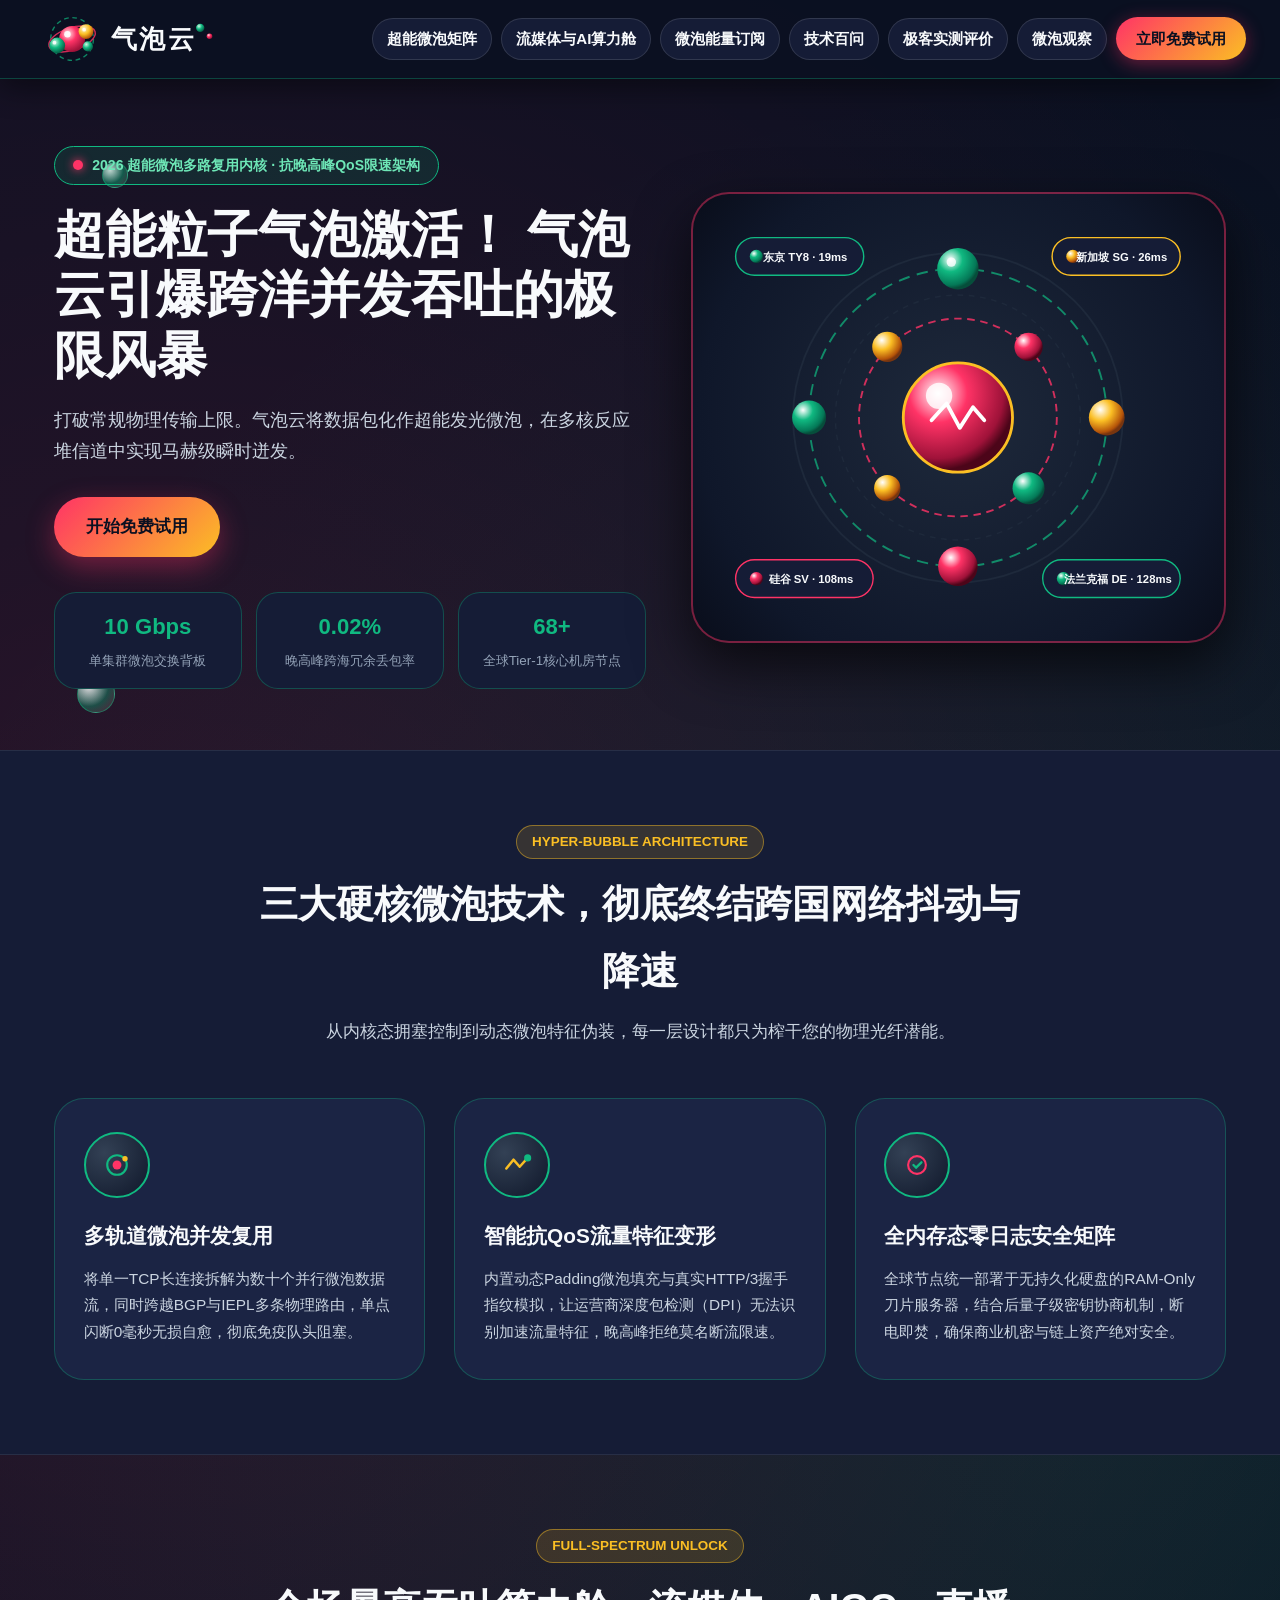
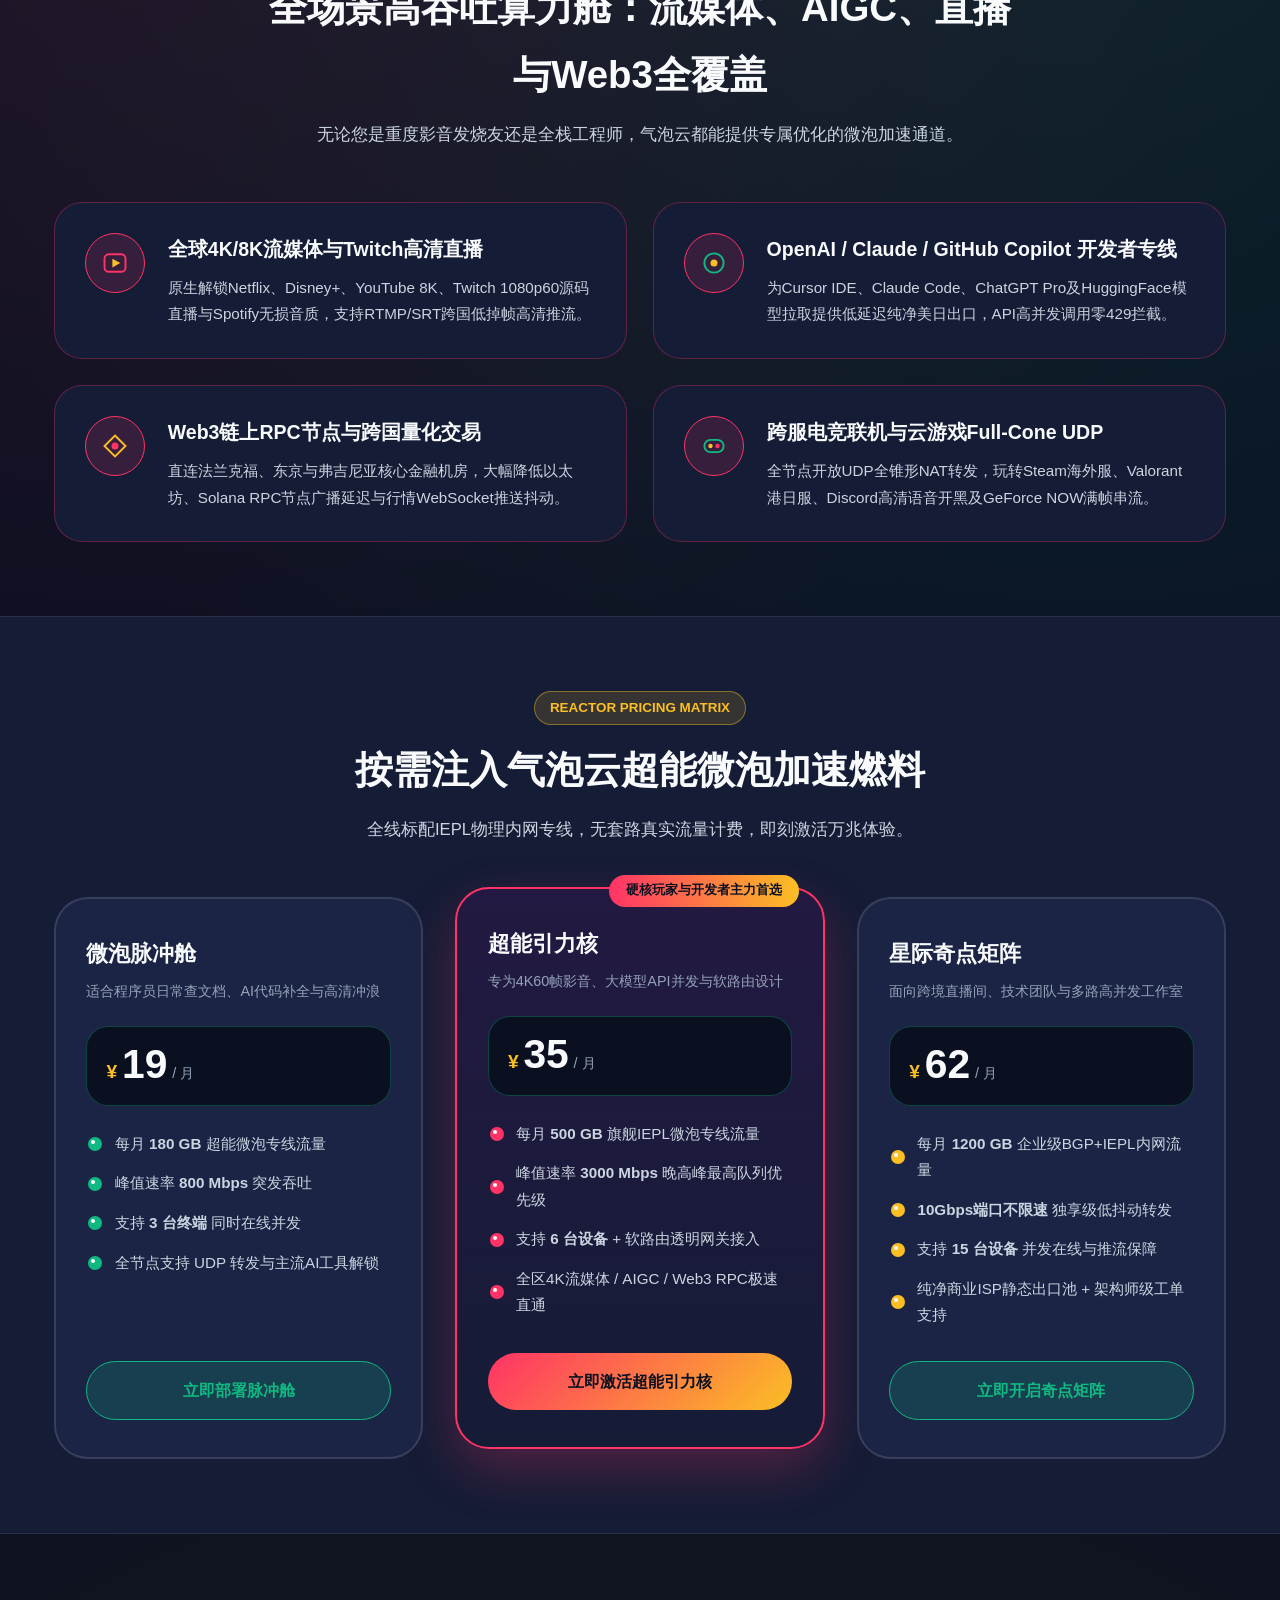
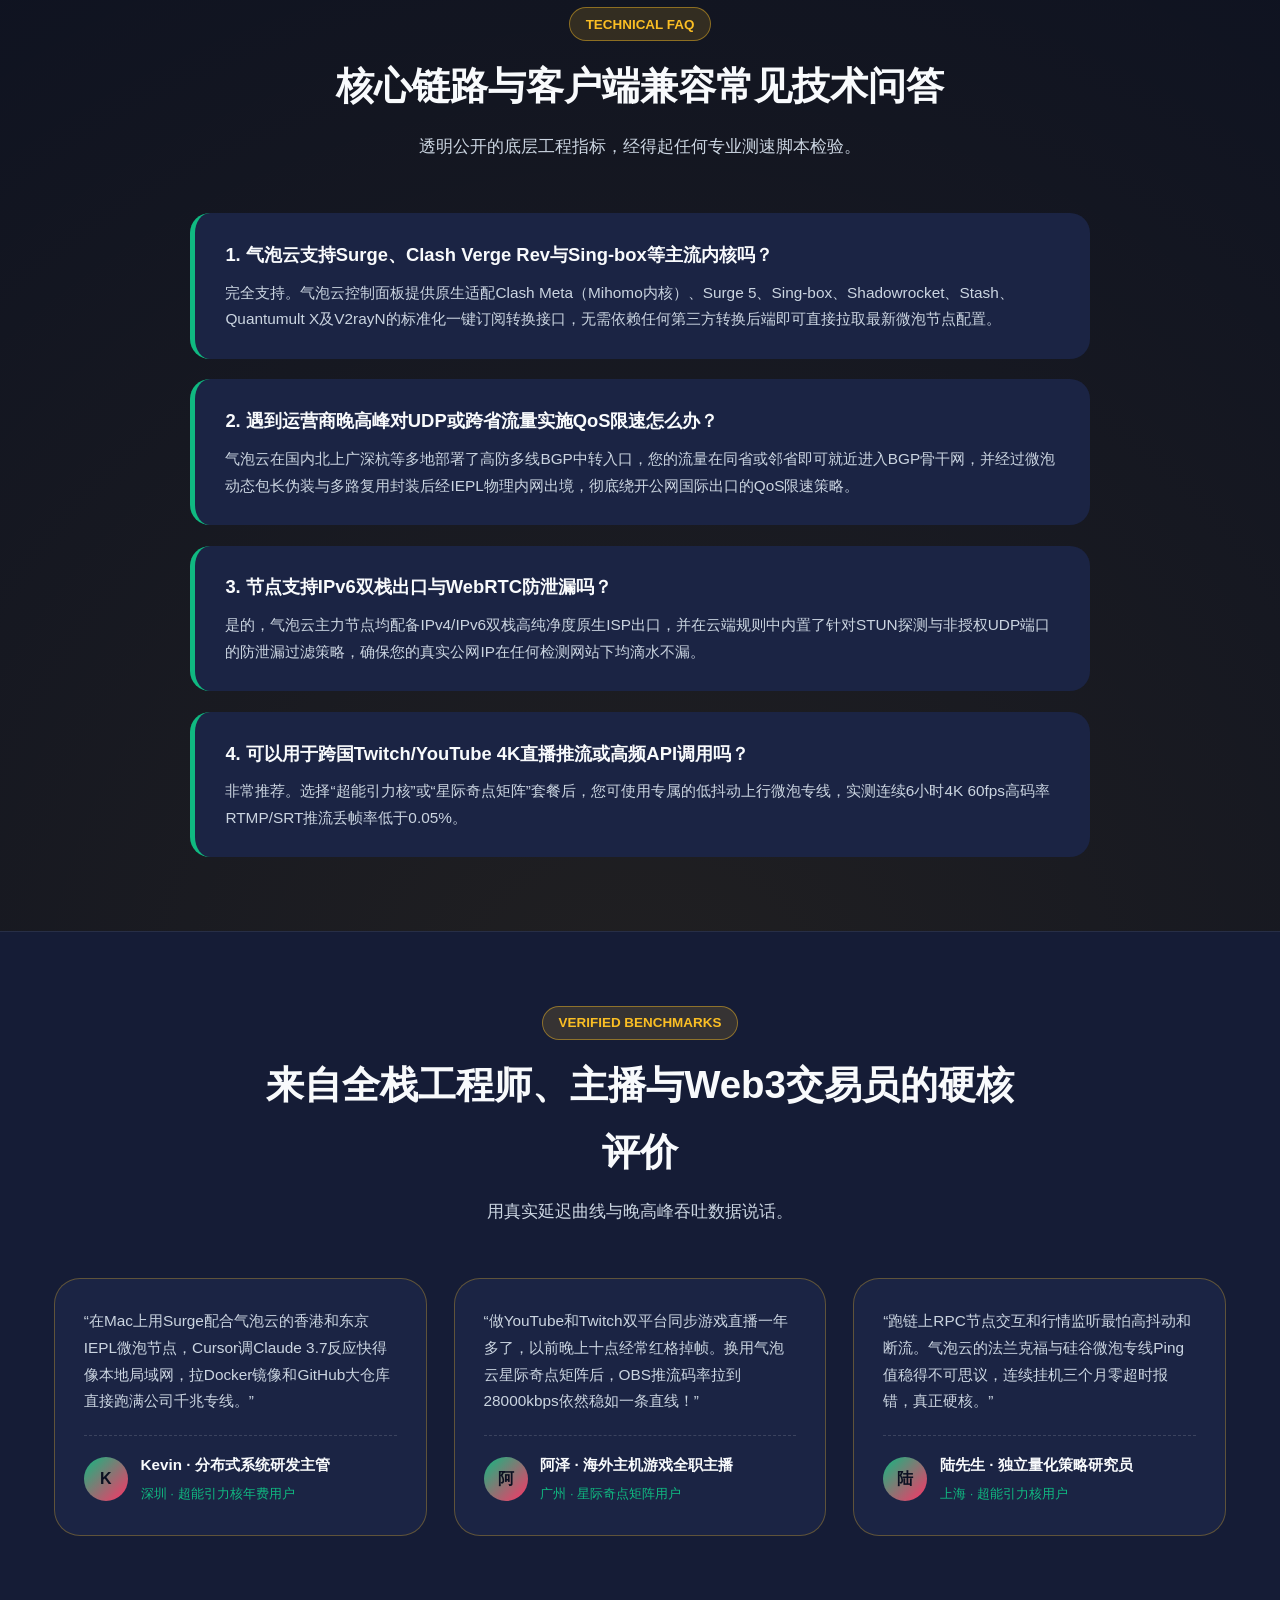
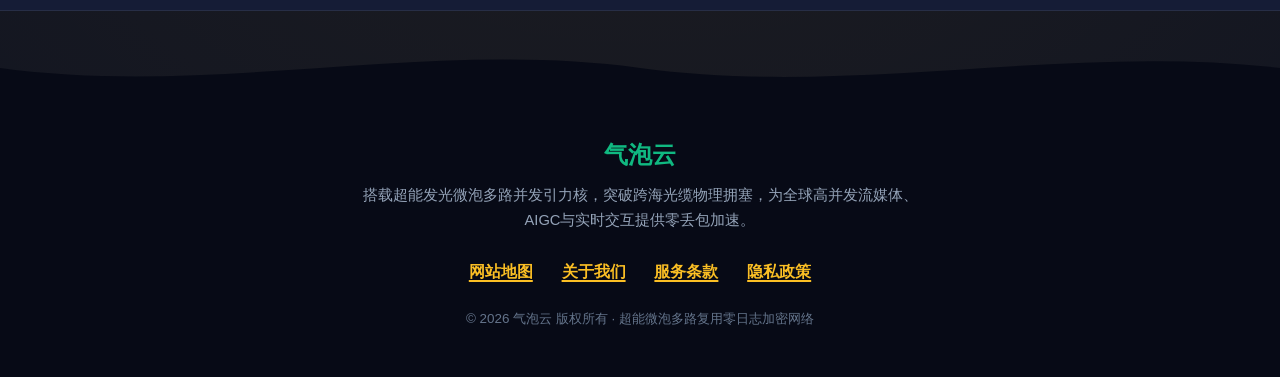
<file: index.html>
<!DOCTYPE html>
<html lang="zh-CN">
<head>
  <meta charset="UTF-8">
  <meta name="viewport" content="width=device-width, initial-scale=1.0">
  <title>气泡云 - 超能微泡多路并发引力引擎驱动的全球网络加速与极速秒开专线</title>
  <meta name="description" content="气泡云搭载深海超能微泡多路复用引擎与全内网IEPL专线，提供高吞吐网络加速服务，彻底击碎晚高峰限速，实现4K60帧直播、AIGC算力与Web3交互极速秒开，硬核玩家首选机场推荐。">
  <meta name="keywords" content="气泡云,网络加速,极速秒开,机场推荐,超能微泡,抗QoS限速,IEPL专线,低延迟节点">
  <link rel="canonical" href="https://qipaoyun.monster/">
  <meta property="og:type" content="website">
  <meta property="og:title" content="气泡云 - 超能微泡多路并发引力引擎驱动的全球网络加速与极速秒开专线">
  <meta property="og:description" content="气泡云搭载超能微泡多路复用引擎与IEPL专线，实现4K60帧直播、AIGC算力与全球流媒体极速秒开，年度硬核机场推荐。">
  <meta property="og:url" content="https://qipaoyun.monster/">
  <meta property="og:image" content="https://qipaoyun.monster/og-bubble-monster.svg">
  <link rel="stylesheet" href="style.css">
  <script type="application/ld+json">
  {
    "@context": "https://schema.org",
    "@type": "Product",
    "name": "气泡云",
    "brand": {
      "@type": "Brand",
      "name": "气泡云"
    },
    "description": "气泡云提供基于超能微泡多路并发引力引擎的全球IEPL专线网络加速服务，支持晚高峰4K流媒体、跨国推流与AI接口极速秒开。",
    "offers": {
      "@type": "AggregateOffer",
      "lowPrice": "19.00",
      "highPrice": "62.00",
      "priceCurrency": "CNY",
      "offerCount": "3"
    }
  }
  </script>
</head>
<body>
  <div class="bio-bubble-field" aria-hidden="true">
    <b></b><b></b><b></b><b></b>
  </div>

  <header class="hyper-header">
  <div class="hyper-header-inner">
    <a href="index.html" class="hyper-brand" aria-label="气泡云首页">
  <svg class="hyper-logo-svg" viewBox="0 0 218 56" width="208" height="52" role="img" aria-label="气泡云超能微泡引力场标志">
    <defs>
      <radialGradient id="coreCoral" cx="35%" cy="30%" r="70%">
        <stop offset="0%" stop-color="#FFE4E6"/>
        <stop offset="45%" stop-color="#FF3366"/>
        <stop offset="100%" stop-color="#9F1239"/>
      </radialGradient>
      <radialGradient id="coreMint" cx="35%" cy="30%" r="70%">
        <stop offset="0%" stop-color="#D1FAE5"/>
        <stop offset="50%" stop-color="#10B981"/>
        <stop offset="100%" stop-color="#065F46"/>
      </radialGradient>
      <radialGradient id="coreAmber" cx="35%" cy="30%" r="70%">
        <stop offset="0%" stop-color="#FEF3C7"/>
        <stop offset="55%" stop-color="#FBBF24"/>
        <stop offset="100%" stop-color="#B45309"/>
      </radialGradient>
    </defs>
    <!-- Concentric Gravity Waves -->
    <circle class="pulse-ring-svg" cx="38" cy="28" r="23" fill="none" stroke="#10B981" stroke-width="1.5" stroke-dasharray="5 4" opacity="0.7"/>
    <ellipse cx="38" cy="28" rx="26" ry="12" fill="none" stroke="#FF3366" stroke-width="1.5" transform="rotate(-18 38 28)" opacity="0.8"/>
    <!-- Central Hyper-Bubble Cluster -->
    <circle cx="38" cy="28" r="14" fill="url(#coreCoral)"/>
    <circle cx="22" cy="35" r="8.5" fill="url(#coreMint)"/>
    <circle cx="53" cy="20" r="8" fill="url(#coreAmber)"/>
    <circle cx="55" cy="36" r="5.5" fill="url(#coreMint)"/>
    <!-- Specular bubble shine -->
    <circle cx="33" cy="23" r="3.5" fill="#FFFFFF" opacity="0.9"/>
    <circle cx="19" cy="32" r="2" fill="#FFFFFF" opacity="0.85"/>
    <circle cx="51" cy="18" r="2" fill="#FFFFFF" opacity="0.85"/>
    <!-- Brand Typography 气泡云 -->
    <text x="80" y="38" font-family="'PingFang SC', 'Microsoft YaHei', sans-serif" font-size="28" font-weight="900" fill="#F8FAFC" letter-spacing="2.5">气泡云</text>
    <circle cx="176" cy="16" r="4.5" fill="url(#coreMint)"/>
    <circle cx="186" cy="25" r="3" fill="url(#coreCoral)"/>
  </svg>
</a>
    <nav class="hyper-nav" aria-label="主导航">
      <a href="index.html#gravity-core" class="hyper-nav-item">超能微泡矩阵</a>
      <a href="index.html#pod-ecosystems" class="hyper-nav-item">流媒体与AI算力舱</a>
      <a href="index.html#reactor-plans" class="hyper-nav-item">微泡能量订阅</a>
      <a href="index.html#shield-faq" class="hyper-nav-item">技术百问</a>
      <a href="index.html#verified-logs" class="hyper-nav-item">极客实测评价</a>
      <a href="bubble-pulse.html" class="hyper-nav-item ">微泡观察</a>
      <a href="https://ww012.twilightaff.com/#/?code=A56DH1Af" rel="nofollow" target="_blank" class="hyper-cta-btn">立即免费试用</a>
    </nav>
  </div>
</header>

  <main>
    <!-- Asymmetric Hero Section -->
    <section class="hyper-hero">
      <div class="hyper-container hyper-hero-layout">
        <div class="hyper-hero-copy">
          <div class="orbital-tag">
            <span class="orbital-pulse-dot"></span>
            <span>2026 超能微泡多路复用内核 · 抗晚高峰QoS限速架构</span>
          </div>
          <h1 class="hyper-h1">超能粒子气泡激活！ <span>气泡云引爆跨洋并发吞吐的极限风暴</span></h1>
          <p class="hyper-subtitle">打破常规物理传输上限。气泡云将数据包化作超能发光微泡，在多核反应堆信道中实现马赫级瞬时迸发。</p>
          <div class="hyper-cta-bar">
            <a href="https://ww012.twilightaff.com/#/?code=A56DH1Af" rel="nofollow" target="_blank" class="btn-hyper-start">开始免费试用</a>
            
          </div>
          <div class="telemetry-pills">
            <div class="telemetry-box">
              <strong>10 Gbps</strong>
              <span>单集群微泡交换背板</span>
            </div>
            <div class="telemetry-box">
              <strong>0.02%</strong>
              <span>晚高峰跨海冗余丢包率</span>
            </div>
            <div class="telemetry-box">
              <strong>68+</strong>
              <span>全球Tier-1核心机房节点</span>
            </div>
          </div>
        </div>
        <div class="gravity-core-deck">
          <svg class="gravity-svg" viewBox="0 0 520 430" role="img" aria-label="气泡云深海超能发光微泡引力场与多路复用传输核心动态图">
  <defs>
    <radialGradient id="bioCoralBubble" cx="32%" cy="28%" r="70%">
      <stop offset="0%" stop-color="#FFFFFF"/>
      <stop offset="38%" stop-color="#FF3366"/>
      <stop offset="85%" stop-color="#9F1239"/>
      <stop offset="100%" stop-color="#4C0519"/>
    </radialGradient>
    <radialGradient id="bioMintBubble" cx="32%" cy="28%" r="70%">
      <stop offset="0%" stop-color="#FFFFFF"/>
      <stop offset="42%" stop-color="#10B981"/>
      <stop offset="88%" stop-color="#047857"/>
      <stop offset="100%" stop-color="#064E3B"/>
    </radialGradient>
    <radialGradient id="bioAmberBubble" cx="32%" cy="28%" r="70%">
      <stop offset="0%" stop-color="#FFFFFF"/>
      <stop offset="45%" stop-color="#FBBF24"/>
      <stop offset="90%" stop-color="#B45309"/>
      <stop offset="100%" stop-color="#78350F"/>
    </radialGradient>
  </defs>

  <!-- Deep Space Radar Grid Circles -->
  <circle cx="260" cy="215" r="175" fill="none" stroke="#1E293B" stroke-width="2"/>
  <circle cx="260" cy="215" r="130" fill="none" stroke="#1E293B" stroke-width="1.5" stroke-dasharray="6 6"/>

  <!-- Outer Clockwise Orbital Bubble Ring -->
  <g class="gravity-orbit-cw">
    <circle cx="260" cy="215" r="158" fill="none" stroke="#10B981" stroke-width="2" stroke-dasharray="12 8" opacity="0.7"/>
    <circle cx="260" cy="57" r="22" fill="url(#bioMintBubble)"/>
    <circle cx="253" cy="50" r="5" fill="#FFFFFF" opacity="0.8"/>
    <circle cx="418" cy="215" r="19" fill="url(#bioAmberBubble)"/>
    <circle cx="260" cy="373" r="21" fill="url(#bioCoralBubble)"/>
    <circle cx="102" cy="215" r="18" fill="url(#bioMintBubble)"/>
  </g>

  <!-- Inner Counter-Clockwise Orbital Bubble Ring -->
  <g class="gravity-orbit-ccw">
    <circle cx="260" cy="215" r="105" fill="none" stroke="#FF3366" stroke-width="2" stroke-dasharray="8 6" opacity="0.8"/>
    <circle cx="185" cy="140" r="16" fill="url(#bioAmberBubble)"/>
    <circle cx="335" cy="140" r="15" fill="url(#bioCoralBubble)"/>
    <circle cx="335" cy="290" r="17" fill="url(#bioMintBubble)"/>
    <circle cx="185" cy="290" r="14" fill="url(#bioAmberBubble)"/>
  </g>

  <!-- Central Hyper-Bubble Gravity Core -->
  <g class="core-pulse-node">
    <circle cx="260" cy="215" r="58" fill="url(#bioCoralBubble)" stroke="#FBBF24" stroke-width="3"/>
    <circle cx="240" cy="192" r="14" fill="#FFFFFF" opacity="0.82"/>
    <path d="M232,218 L248,200 L262,226 L276,204 L288,218" fill="none" stroke="#FFFFFF" stroke-width="4" stroke-linecap="round" stroke-linejoin="round"/>
  </g>

  <!-- Corner Global Endpoint Bubble Shields -->
  <rect x="24" y="24" width="136" height="40" rx="20" fill="#151C36" stroke="#10B981" stroke-width="1.5"/>
  <circle cx="46" cy="44" r="7" fill="url(#bioMintBubble)"/>
  <text x="98" y="49" text-anchor="middle" font-size="12" font-weight="800" fill="#F8FAFC">东京 TY8 · 19ms</text>

  <rect x="360" y="24" width="136" height="40" rx="20" fill="#151C36" stroke="#FBBF24" stroke-width="1.5"/>
  <circle cx="382" cy="44" r="7" fill="url(#bioAmberBubble)"/>
  <text x="434" y="49" text-anchor="middle" font-size="12" font-weight="800" fill="#F8FAFC">新加坡 SG · 26ms</text>

  <rect x="24" y="366" width="146" height="40" rx="20" fill="#151C36" stroke="#FF3366" stroke-width="1.5"/>
  <circle cx="46" cy="386" r="7" fill="url(#bioCoralBubble)"/>
  <text x="104" y="391" text-anchor="middle" font-size="12" font-weight="800" fill="#F8FAFC">硅谷 SV · 108ms</text>

  <rect x="350" y="366" width="146" height="40" rx="20" fill="#151C36" stroke="#10B981" stroke-width="1.5"/>
  <circle cx="372" cy="386" r="7" fill="url(#bioMintBubble)"/>
  <text x="430" y="391" text-anchor="middle" font-size="12" font-weight="800" fill="#F8FAFC">法兰克福 DE · 128ms</text>
</svg>
        </div>
      </div>
    </section>

    <!-- Core Advantages (3 Cards) -->
    <section id="gravity-core" class="hyper-section hyper-section-alt">
      <div class="hyper-container">
        <div class="hyper-sec-head">
          <span class="hyper-sec-badge">HYPER-BUBBLE ARCHITECTURE</span>
          <h2 class="hyper-sec-title">三大硬核微泡技术，彻底终结跨国网络抖动与降速</h2>
          <p class="hyper-sec-desc">从内核态拥塞控制到动态微泡特征伪装，每一层设计都只为榨干您的物理光纤潜能。</p>
        </div>
        <div class="matrix-3-grid">
          <article class="hyper-feature-pod">
            <div class="pod-orb-icon">
              <svg width="32" height="32" viewBox="0 0 36 36" fill="none">
                <circle cx="18" cy="18" r="11" stroke="#10B981" stroke-width="2.4"/>
                <circle cx="18" cy="18" r="5" fill="#FF3366"/>
                <circle cx="27" cy="11" r="3" fill="#FBBF24"/>
              </svg>
            </div>
            <h3>多轨道微泡并发复用</h3>
            <p>将单一TCP长连接拆解为数十个并行微泡数据流，同时跨越BGP与IEPL多条物理路由，单点闪断0毫秒无损自愈，彻底免疫队头阻塞。</p>
          </article>

          <article class="hyper-feature-pod">
            <div class="pod-orb-icon">
              <svg width="32" height="32" viewBox="0 0 36 36" fill="none">
                <path d="M6,22 L14,12 L21,20 L30,10" stroke="#FBBF24" stroke-width="2.8" stroke-linecap="round" stroke-linejoin="round"/>
                <circle cx="30" cy="10" r="4" fill="#10B981"/>
              </svg>
            </div>
            <h3>智能抗QoS流量特征变形</h3>
            <p>内置动态Padding微泡填充与真实HTTP/3握手指纹模拟，让运营商深度包检测（DPI）无法识别加速流量特征，晚高峰拒绝莫名断流限速。</p>
          </article>

          <article class="hyper-feature-pod">
            <div class="pod-orb-icon">
              <svg width="32" height="32" viewBox="0 0 36 36" fill="none">
                <rect x="8" y="8" width="20" height="20" rx="10" stroke="#FF3366" stroke-width="2.4"/>
                <path d="M14,18 L17,21 L23,15" stroke="#10B981" stroke-width="2.6" stroke-linecap="round"/>
              </svg>
            </div>
            <h3>全内存态零日志安全矩阵</h3>
            <p>全球节点统一部署于无持久化硬盘的RAM-Only刀片服务器，结合后量子级密钥协商机制，断电即焚，确保商业机密与链上资产绝对安全。</p>
          </article>
        </div>
      </div>
    </section>

    <!-- Streaming & AI Support Pods (4 Cards) -->
    <section id="pod-ecosystems" class="hyper-section">
      <div class="hyper-container">
        <div class="hyper-sec-head">
          <span class="hyper-sec-badge">FULL-SPECTRUM UNLOCK</span>
          <h2 class="hyper-sec-title">全场景高吞吐算力舱：流媒体、AIGC、直播与Web3全覆盖</h2>
          <p class="hyper-sec-desc">无论您是重度影音发烧友还是全栈工程师，气泡云都能提供专属优化的微泡加速通道。</p>
        </div>
        <div class="pod-4-grid">
          <div class="stream-pod-card">
            <div class="stream-pod-icon">
              <svg width="28" height="28" viewBox="0 0 32 32" fill="none">
                <rect x="4" y="6" width="24" height="20" rx="5" stroke="#FF3366" stroke-width="2.2"/>
                <polygon points="13,11 13,21 22,16" fill="#FBBF24"/>
              </svg>
            </div>
            <div class="stream-pod-info">
              <h3>全球4K/8K流媒体与Twitch高清直播</h3>
              <p>原生解锁Netflix、Disney+、YouTube 8K、Twitch 1080p60源码直播与Spotify无损音质，支持RTMP/SRT跨国低掉帧高清推流。</p>
            </div>
          </div>

          <div class="stream-pod-card">
            <div class="stream-pod-icon">
              <svg width="28" height="28" viewBox="0 0 32 32" fill="none">
                <circle cx="16" cy="16" r="11" stroke="#10B981" stroke-width="2.2"/>
                <circle cx="16" cy="16" r="4" fill="#FBBF24"/>
              </svg>
            </div>
            <div class="stream-pod-info">
              <h3>OpenAI / Claude / GitHub Copilot 开发者专线</h3>
              <p>为Cursor IDE、Claude Code、ChatGPT Pro及HuggingFace模型拉取提供低延迟纯净美日出口，API高并发调用零429拦截。</p>
            </div>
          </div>

          <div class="stream-pod-card">
            <div class="stream-pod-icon">
              <svg width="28" height="28" viewBox="0 0 32 32" fill="none">
                <polygon points="16,4 28,16 16,28 4,16" stroke="#FBBF24" stroke-width="2.2"/>
                <circle cx="16" cy="16" r="4" fill="#FF3366"/>
              </svg>
            </div>
            <div class="stream-pod-info">
              <h3>Web3链上RPC节点与跨国量化交易</h3>
              <p>直连法兰克福、东京与弗吉尼亚核心金融机房，大幅降低以太坊、Solana RPC节点广播延迟与行情WebSocket推送抖动。</p>
            </div>
          </div>

          <div class="stream-pod-card">
            <div class="stream-pod-icon">
              <svg width="28" height="28" viewBox="0 0 32 32" fill="none">
                <rect x="5" y="9" width="22" height="14" rx="7" stroke="#10B981" stroke-width="2.2"/>
                <circle cx="12" cy="16" r="2.5" fill="#FBBF24"/>
                <circle cx="20" cy="16" r="2.5" fill="#FF3366"/>
              </svg>
            </div>
            <div class="stream-pod-info">
              <h3>跨服电竞联机与云游戏Full-Cone UDP</h3>
              <p>全节点开放UDP全锥形NAT转发，玩转Steam海外服、Valorant港日服、Discord高清语音开黑及GeForce NOW满帧串流。</p>
            </div>
          </div>
        </div>
      </div>
    </section>

    <!-- Pricing Matrix (3 Plans) -->
    <section id="reactor-plans" class="hyper-section hyper-section-alt">
      <div class="hyper-container">
        <div class="hyper-sec-head">
          <span class="hyper-sec-badge">REACTOR PRICING MATRIX</span>
          <h2 class="hyper-sec-title">按需注入气泡云超能微泡加速燃料</h2>
          <p class="hyper-sec-desc">全线标配IEPL物理内网专线，无套路真实流量计费，即刻激活万兆体验。</p>
        </div>
        <div class="reactor-pricing-grid">
          <!-- Plan 1 -->
          <div class="reactor-plan-card">
            <div>
              <h3 class="reactor-plan-name">微泡脉冲舱</h3>
              <p class="reactor-plan-note">适合程序员日常查文档、AI代码补全与高清冲浪</p>
              <div class="reactor-price-tag">
                <span class="curr">¥</span>
                <span class="val">19</span>
                <span class="cyc">/ 月</span>
              </div>
              <ul class="reactor-spec-list">
                <li>
                  <svg class="bio-bullet-svg" viewBox="0 0 18 18"><circle cx="9" cy="9" r="7" fill="#10B981"/><circle cx="7" cy="7" r="2" fill="#FFF"/></svg>
                  <span>每月 <strong>180 GB</strong> 超能微泡专线流量</span>
                </li>
                <li>
                  <svg class="bio-bullet-svg" viewBox="0 0 18 18"><circle cx="9" cy="9" r="7" fill="#10B981"/><circle cx="7" cy="7" r="2" fill="#FFF"/></svg>
                  <span>峰值速率 <strong>800 Mbps</strong> 突发吞吐</span>
                </li>
                <li>
                  <svg class="bio-bullet-svg" viewBox="0 0 18 18"><circle cx="9" cy="9" r="7" fill="#10B981"/><circle cx="7" cy="7" r="2" fill="#FFF"/></svg>
                  <span>支持 <strong>3 台终端</strong> 同时在线并发</span>
                </li>
                <li>
                  <svg class="bio-bullet-svg" viewBox="0 0 18 18"><circle cx="9" cy="9" r="7" fill="#10B981"/><circle cx="7" cy="7" r="2" fill="#FFF"/></svg>
                  <span>全节点支持 UDP 转发与主流AI工具解锁</span>
                </li>
              </ul>
            </div>
            <a href="https://ww012.twilightaff.com/#/?code=A56DH1Af" rel="nofollow" target="_blank" class="reactor-cta-link">立即部署脉冲舱</a>
          </div>

          <!-- Plan 2 (Overdrive Featured) -->
          <div class="reactor-plan-card overdrive-plan">
            <span class="overdrive-badge">硬核玩家与开发者主力首选</span>
            <div>
              <h3 class="reactor-plan-name">超能引力核</h3>
              <p class="reactor-plan-note">专为4K60帧影音、大模型API并发与软路由设计</p>
              <div class="reactor-price-tag">
                <span class="curr">¥</span>
                <span class="val">35</span>
                <span class="cyc">/ 月</span>
              </div>
              <ul class="reactor-spec-list">
                <li>
                  <svg class="bio-bullet-svg" viewBox="0 0 18 18"><circle cx="9" cy="9" r="7" fill="#FF3366"/><circle cx="7" cy="7" r="2" fill="#FFF"/></svg>
                  <span>每月 <strong>500 GB</strong> 旗舰IEPL微泡专线流量</span>
                </li>
                <li>
                  <svg class="bio-bullet-svg" viewBox="0 0 18 18"><circle cx="9" cy="9" r="7" fill="#FF3366"/><circle cx="7" cy="7" r="2" fill="#FFF"/></svg>
                  <span>峰值速率 <strong>3000 Mbps</strong> 晚高峰最高队列优先级</span>
                </li>
                <li>
                  <svg class="bio-bullet-svg" viewBox="0 0 18 18"><circle cx="9" cy="9" r="7" fill="#FF3366"/><circle cx="7" cy="7" r="2" fill="#FFF"/></svg>
                  <span>支持 <strong>6 台设备</strong> + 软路由透明网关接入</span>
                </li>
                <li>
                  <svg class="bio-bullet-svg" viewBox="0 0 18 18"><circle cx="9" cy="9" r="7" fill="#FF3366"/><circle cx="7" cy="7" r="2" fill="#FFF"/></svg>
                  <span>全区4K流媒体 / AIGC / Web3 RPC极速直通</span>
                </li>
              </ul>
            </div>
            <a href="https://ww012.twilightaff.com/#/?code=A56DH1Af" rel="nofollow" target="_blank" class="reactor-cta-link">立即激活超能引力核</a>
          </div>

          <!-- Plan 3 -->
          <div class="reactor-plan-card">
            <div>
              <h3 class="reactor-plan-name">星际奇点矩阵</h3>
              <p class="reactor-plan-note">面向跨境直播间、技术团队与多路高并发工作室</p>
              <div class="reactor-price-tag">
                <span class="curr">¥</span>
                <span class="val">62</span>
                <span class="cyc">/ 月</span>
              </div>
              <ul class="reactor-spec-list">
                <li>
                  <svg class="bio-bullet-svg" viewBox="0 0 18 18"><circle cx="9" cy="9" r="7" fill="#FBBF24"/><circle cx="7" cy="7" r="2" fill="#FFF"/></svg>
                  <span>每月 <strong>1200 GB</strong> 企业级BGP+IEPL内网流量</span>
                </li>
                <li>
                  <svg class="bio-bullet-svg" viewBox="0 0 18 18"><circle cx="9" cy="9" r="7" fill="#FBBF24"/><circle cx="7" cy="7" r="2" fill="#FFF"/></svg>
                  <span><strong>10Gbps端口不限速</strong> 独享级低抖动转发</span>
                </li>
                <li>
                  <svg class="bio-bullet-svg" viewBox="0 0 18 18"><circle cx="9" cy="9" r="7" fill="#FBBF24"/><circle cx="7" cy="7" r="2" fill="#FFF"/></svg>
                  <span>支持 <strong>15 台设备</strong> 并发在线与推流保障</span>
                </li>
                <li>
                  <svg class="bio-bullet-svg" viewBox="0 0 18 18"><circle cx="9" cy="9" r="7" fill="#FBBF24"/><circle cx="7" cy="7" r="2" fill="#FFF"/></svg>
                  <span>纯净商业ISP静态出口池 + 架构师级工单支持</span>
                </li>
              </ul>
            </div>
            <a href="https://ww012.twilightaff.com/#/?code=A56DH1Af" rel="nofollow" target="_blank" class="reactor-cta-link">立即开启奇点矩阵</a>
          </div>
        </div>
      </div>
    </section>

    <!-- Stepped FAQ Section (4 Items) -->
    <section id="shield-faq" class="hyper-section">
      <div class="hyper-container">
        <div class="hyper-sec-head">
          <span class="hyper-sec-badge">TECHNICAL FAQ</span>
          <h2 class="hyper-sec-title">核心链路与客户端兼容常见技术问答</h2>
          <p class="hyper-sec-desc">透明公开的底层工程指标，经得起任何专业测速脚本检验。</p>
        </div>
        <div class="stepped-faq-list">
          <div class="stepped-faq-box">
            <h3>1. 气泡云支持Surge、Clash Verge Rev与Sing-box等主流内核吗？</h3>
            <p>完全支持。气泡云控制面板提供原生适配Clash Meta（Mihomo内核）、Surge 5、Sing-box、Shadowrocket、Stash、Quantumult X及V2rayN的标准化一键订阅转换接口，无需依赖任何第三方转换后端即可直接拉取最新微泡节点配置。</p>
          </div>
          <div class="stepped-faq-box">
            <h3>2. 遇到运营商晚高峰对UDP或跨省流量实施QoS限速怎么办？</h3>
            <p>气泡云在国内北上广深杭等多地部署了高防多线BGP中转入口，您的流量在同省或邻省即可就近进入BGP骨干网，并经过微泡动态包长伪装与多路复用封装后经IEPL物理内网出境，彻底绕开公网国际出口的QoS限速策略。</p>
          </div>
          <div class="stepped-faq-box">
            <h3>3. 节点支持IPv6双栈出口与WebRTC防泄漏吗？</h3>
            <p>是的，气泡云主力节点均配备IPv4/IPv6双栈高纯净度原生ISP出口，并在云端规则中内置了针对STUN探测与非授权UDP端口的防泄漏过滤策略，确保您的真实公网IP在任何检测网站下均滴水不漏。</p>
          </div>
          <div class="stepped-faq-box">
            <h3>4. 可以用于跨国Twitch/YouTube 4K直播推流或高频API调用吗？</h3>
            <p>非常推荐。选择“超能引力核”或“星际奇点矩阵”套餐后，您可使用专属的低抖动上行微泡专线，实测连续6小时4K 60fps高码率RTMP/SRT推流丢帧率低于0.05%。</p>
          </div>
        </div>
      </div>
    </section>

    <!-- User Testimonials (3 Cards) -->
    <section id="verified-logs" class="hyper-section hyper-section-alt">
      <div class="hyper-container">
        <div class="hyper-sec-head">
          <span class="hyper-sec-badge">VERIFIED BENCHMARKS</span>
          <h2 class="hyper-sec-title">来自全栈工程师、主播与Web3交易员的硬核评价</h2>
          <p class="hyper-sec-desc">用真实延迟曲线与晚高峰吞吐数据说话。</p>
        </div>
        <div class="verified-logs-grid">
          <div class="verified-log-card">
            <p class="log-content">“在Mac上用Surge配合气泡云的香港和东京IEPL微泡节点，Cursor调Claude 3.7反应快得像本地局域网，拉Docker镜像和GitHub大仓库直接跑满公司千兆专线。”</p>
            <div class="log-user-bar">
              <div class="log-user-orb">K</div>
              <div class="log-user-meta">
                <strong>Kevin · 分布式系统研发主管</strong>
                <span>深圳 · 超能引力核年费用户</span>
              </div>
            </div>
          </div>

          <div class="verified-log-card">
            <p class="log-content">“做YouTube和Twitch双平台同步游戏直播一年多了，以前晚上十点经常红格掉帧。换用气泡云星际奇点矩阵后，OBS推流码率拉到28000kbps依然稳如一条直线！”</p>
            <div class="log-user-bar">
              <div class="log-user-orb">阿</div>
              <div class="log-user-meta">
                <strong>阿泽 · 海外主机游戏全职主播</strong>
                <span>广州 · 星际奇点矩阵用户</span>
              </div>
            </div>
          </div>

          <div class="verified-log-card">
            <p class="log-content">“跑链上RPC节点交互和行情监听最怕高抖动和断流。气泡云的法兰克福与硅谷微泡专线Ping值稳得不可思议，连续挂机三个月零超时报错，真正硬核。”</p>
            <div class="log-user-bar">
              <div class="log-user-orb">陆</div>
              <div class="log-user-meta">
                <strong>陆先生 · 独立量化策略研究员</strong>
                <span>上海 · 超能引力核用户</span>
              </div>
            </div>
          </div>
        </div>
      </div>
    </section>
  </main>

  <footer class="hyper-footer">
  <div class="hyper-wave-sep" aria-hidden="true">
    <svg viewBox="0 0 1440 60" preserveAspectRatio="none">
      <path d="M0,30 C240,65 480,-5 720,30 C960,65 1200,0 1440,30 L1440,60 L0,60 Z" fill="#070A16"/>
    </svg>
  </div>
  <div class="hyper-footer-body">
    <div class="hyper-container">
      <div class="hyper-footer-brand">
        <span class="hyper-footer-title">气泡云</span>
        <p class="hyper-footer-desc">搭载超能发光微泡多路并发引力核，突破跨海光缆物理拥塞，为全球高并发流媒体、AIGC与实时交互提供零丢包加速。</p>
      </div>
      <nav class="hyper-footer-links" aria-label="底部合规链接">
        <a href="sitemap.html">网站地图</a>
        <a href="about.html">关于我们</a>
        <a href="terms.html">服务条款</a>
        <a href="privacy.html">隐私政策</a>
      </nav>
      <p class="hyper-footer-copy">© 2026 气泡云 版权所有 · 超能微泡多路复用零日志加密网络</p>
    </div>
  </div>
</footer>
</body>
</html>
</file>
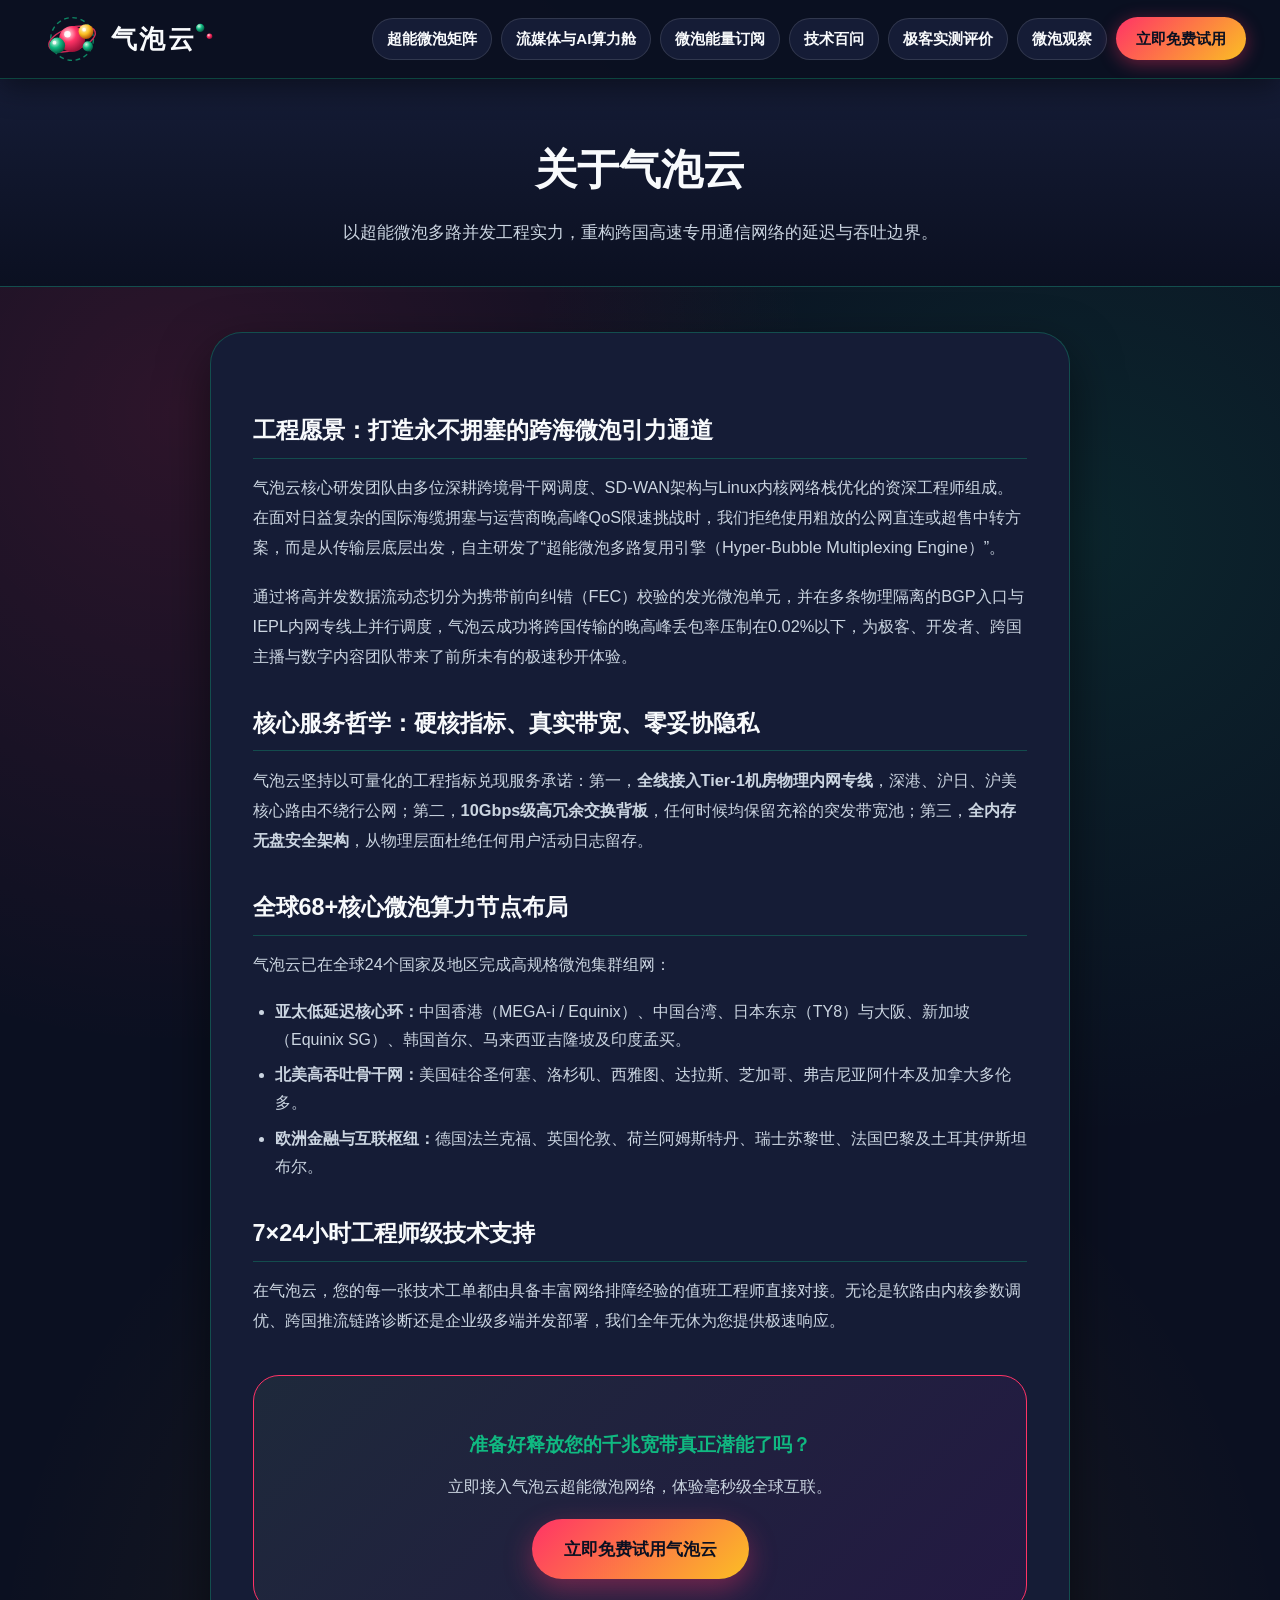
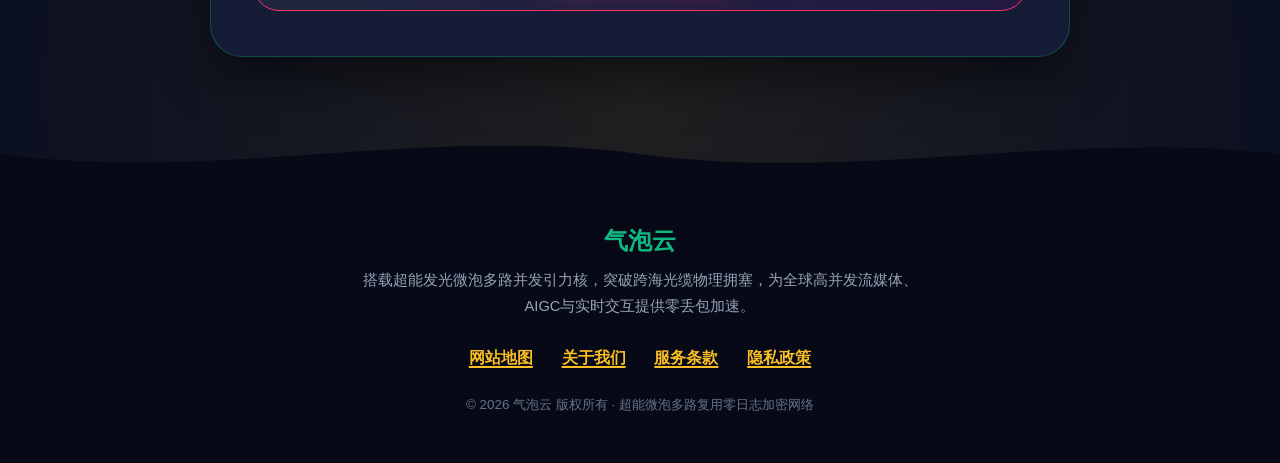
<file: about.html>
<!DOCTYPE html>
<html lang="zh-CN">
<head>
  <meta charset="UTF-8">
  <meta name="viewport" content="width=device-width, initial-scale=1.0">
  <title>关于我们 - 气泡云</title>
  <meta name="description" content="了解气泡云超能微泡传输工程团队、全球Tier-1机房IEPL节点覆盖矩阵与7×24小时架构师级技术支持体系。">
  <link rel="canonical" href="https://qipaoyun.monster/about.html">
  <link rel="stylesheet" href="style.css">
</head>
<body>
  <header class="hyper-header">
  <div class="hyper-header-inner">
    <a href="index.html" class="hyper-brand" aria-label="气泡云首页">
  <svg class="hyper-logo-svg" viewBox="0 0 218 56" width="208" height="52" role="img" aria-label="气泡云超能微泡引力场标志">
    <defs>
      <radialGradient id="coreCoral" cx="35%" cy="30%" r="70%">
        <stop offset="0%" stop-color="#FFE4E6"/>
        <stop offset="45%" stop-color="#FF3366"/>
        <stop offset="100%" stop-color="#9F1239"/>
      </radialGradient>
      <radialGradient id="coreMint" cx="35%" cy="30%" r="70%">
        <stop offset="0%" stop-color="#D1FAE5"/>
        <stop offset="50%" stop-color="#10B981"/>
        <stop offset="100%" stop-color="#065F46"/>
      </radialGradient>
      <radialGradient id="coreAmber" cx="35%" cy="30%" r="70%">
        <stop offset="0%" stop-color="#FEF3C7"/>
        <stop offset="55%" stop-color="#FBBF24"/>
        <stop offset="100%" stop-color="#B45309"/>
      </radialGradient>
    </defs>
    <!-- Concentric Gravity Waves -->
    <circle class="pulse-ring-svg" cx="38" cy="28" r="23" fill="none" stroke="#10B981" stroke-width="1.5" stroke-dasharray="5 4" opacity="0.7"/>
    <ellipse cx="38" cy="28" rx="26" ry="12" fill="none" stroke="#FF3366" stroke-width="1.5" transform="rotate(-18 38 28)" opacity="0.8"/>
    <!-- Central Hyper-Bubble Cluster -->
    <circle cx="38" cy="28" r="14" fill="url(#coreCoral)"/>
    <circle cx="22" cy="35" r="8.5" fill="url(#coreMint)"/>
    <circle cx="53" cy="20" r="8" fill="url(#coreAmber)"/>
    <circle cx="55" cy="36" r="5.5" fill="url(#coreMint)"/>
    <!-- Specular bubble shine -->
    <circle cx="33" cy="23" r="3.5" fill="#FFFFFF" opacity="0.9"/>
    <circle cx="19" cy="32" r="2" fill="#FFFFFF" opacity="0.85"/>
    <circle cx="51" cy="18" r="2" fill="#FFFFFF" opacity="0.85"/>
    <!-- Brand Typography 气泡云 -->
    <text x="80" y="38" font-family="'PingFang SC', 'Microsoft YaHei', sans-serif" font-size="28" font-weight="900" fill="#F8FAFC" letter-spacing="2.5">气泡云</text>
    <circle cx="176" cy="16" r="4.5" fill="url(#coreMint)"/>
    <circle cx="186" cy="25" r="3" fill="url(#coreCoral)"/>
  </svg>
</a>
    <nav class="hyper-nav" aria-label="主导航">
      <a href="index.html#gravity-core" class="hyper-nav-item">超能微泡矩阵</a>
      <a href="index.html#pod-ecosystems" class="hyper-nav-item">流媒体与AI算力舱</a>
      <a href="index.html#reactor-plans" class="hyper-nav-item">微泡能量订阅</a>
      <a href="index.html#shield-faq" class="hyper-nav-item">技术百问</a>
      <a href="index.html#verified-logs" class="hyper-nav-item">极客实测评价</a>
      <a href="bubble-pulse.html" class="hyper-nav-item ">微泡观察</a>
      <a href="https://ww012.twilightaff.com/#/?code=A56DH1Af" rel="nofollow" target="_blank" class="hyper-cta-btn">立即免费试用</a>
    </nav>
  </div>
</header>
  <main>
    <section class="hyper-subhero">
      <div class="hyper-container">
        <h1>关于气泡云</h1>
        <p>以超能微泡多路并发工程实力，重构跨国高速专用通信网络的延迟与吞吐边界。</p>
      </div>
    </section>
    <div class="hyper-container">
      <article class="hyper-prose">
        <h2>工程愿景：打造永不拥塞的跨海微泡引力通道</h2>
        <p>气泡云核心研发团队由多位深耕跨境骨干网调度、SD-WAN架构与Linux内核网络栈优化的资深工程师组成。在面对日益复杂的国际海缆拥塞与运营商晚高峰QoS限速挑战时，我们拒绝使用粗放的公网直连或超售中转方案，而是从传输层底层出发，自主研发了“超能微泡多路复用引擎（Hyper-Bubble Multiplexing Engine）”。</p>
        <p>通过将高并发数据流动态切分为携带前向纠错（FEC）校验的发光微泡单元，并在多条物理隔离的BGP入口与IEPL内网专线上并行调度，气泡云成功将跨国传输的晚高峰丢包率压制在0.02%以下，为极客、开发者、跨国主播与数字内容团队带来了前所未有的极速秒开体验。</p>

        <h2>核心服务哲学：硬核指标、真实带宽、零妥协隐私</h2>
        <p>气泡云坚持以可量化的工程指标兑现服务承诺：第一，<strong>全线接入Tier-1机房物理内网专线</strong>，深港、沪日、沪美核心路由不绕行公网；第二，<strong>10Gbps级高冗余交换背板</strong>，任何时候均保留充裕的突发带宽池；第三，<strong>全内存无盘安全架构</strong>，从物理层面杜绝任何用户活动日志留存。</p>

        <h2>全球68+核心微泡算力节点布局</h2>
        <p>气泡云已在全球24个国家及地区完成高规格微泡集群组网：</p>
        <ul>
          <li><strong>亚太低延迟核心环：</strong>中国香港（MEGA-i / Equinix）、中国台湾、日本东京（TY8）与大阪、新加坡（Equinix SG）、韩国首尔、马来西亚吉隆坡及印度孟买。</li>
          <li><strong>北美高吞吐骨干网：</strong>美国硅谷圣何塞、洛杉矶、西雅图、达拉斯、芝加哥、弗吉尼亚阿什本及加拿大多伦多。</li>
          <li><strong>欧洲金融与互联枢纽：</strong>德国法兰克福、英国伦敦、荷兰阿姆斯特丹、瑞士苏黎世、法国巴黎及土耳其伊斯坦布尔。</li>
        </ul>

        <h2>7×24小时工程师级技术支持</h2>
        <p>在气泡云，您的每一张技术工单都由具备丰富网络排障经验的值班工程师直接对接。无论是软路由内核参数调优、跨国推流链路诊断还是企业级多端并发部署，我们全年无休为您提供极速响应。</p>

        <div class="hyper-cta-panel">
          <h3>准备好释放您的千兆宽带真正潜能了吗？</h3>
          <p>立即接入气泡云超能微泡网络，体验毫秒级全球互联。</p>
          <a href="https://ww012.twilightaff.com/#/?code=A56DH1Af" rel="nofollow" target="_blank" class="btn-hyper-start">立即免费试用气泡云</a>
        </div>
      </article>
    </div>
  </main>
  <footer class="hyper-footer">
  <div class="hyper-wave-sep" aria-hidden="true">
    <svg viewBox="0 0 1440 60" preserveAspectRatio="none">
      <path d="M0,30 C240,65 480,-5 720,30 C960,65 1200,0 1440,30 L1440,60 L0,60 Z" fill="#070A16"/>
    </svg>
  </div>
  <div class="hyper-footer-body">
    <div class="hyper-container">
      <div class="hyper-footer-brand">
        <span class="hyper-footer-title">气泡云</span>
        <p class="hyper-footer-desc">搭载超能发光微泡多路并发引力核，突破跨海光缆物理拥塞，为全球高并发流媒体、AIGC与实时交互提供零丢包加速。</p>
      </div>
      <nav class="hyper-footer-links" aria-label="底部合规链接">
        <a href="sitemap.html">网站地图</a>
        <a href="about.html">关于我们</a>
        <a href="terms.html">服务条款</a>
        <a href="privacy.html">隐私政策</a>
      </nav>
      <p class="hyper-footer-copy">© 2026 气泡云 版权所有 · 超能微泡多路复用零日志加密网络</p>
    </div>
  </div>
</footer>
</body>
</html>
</file>
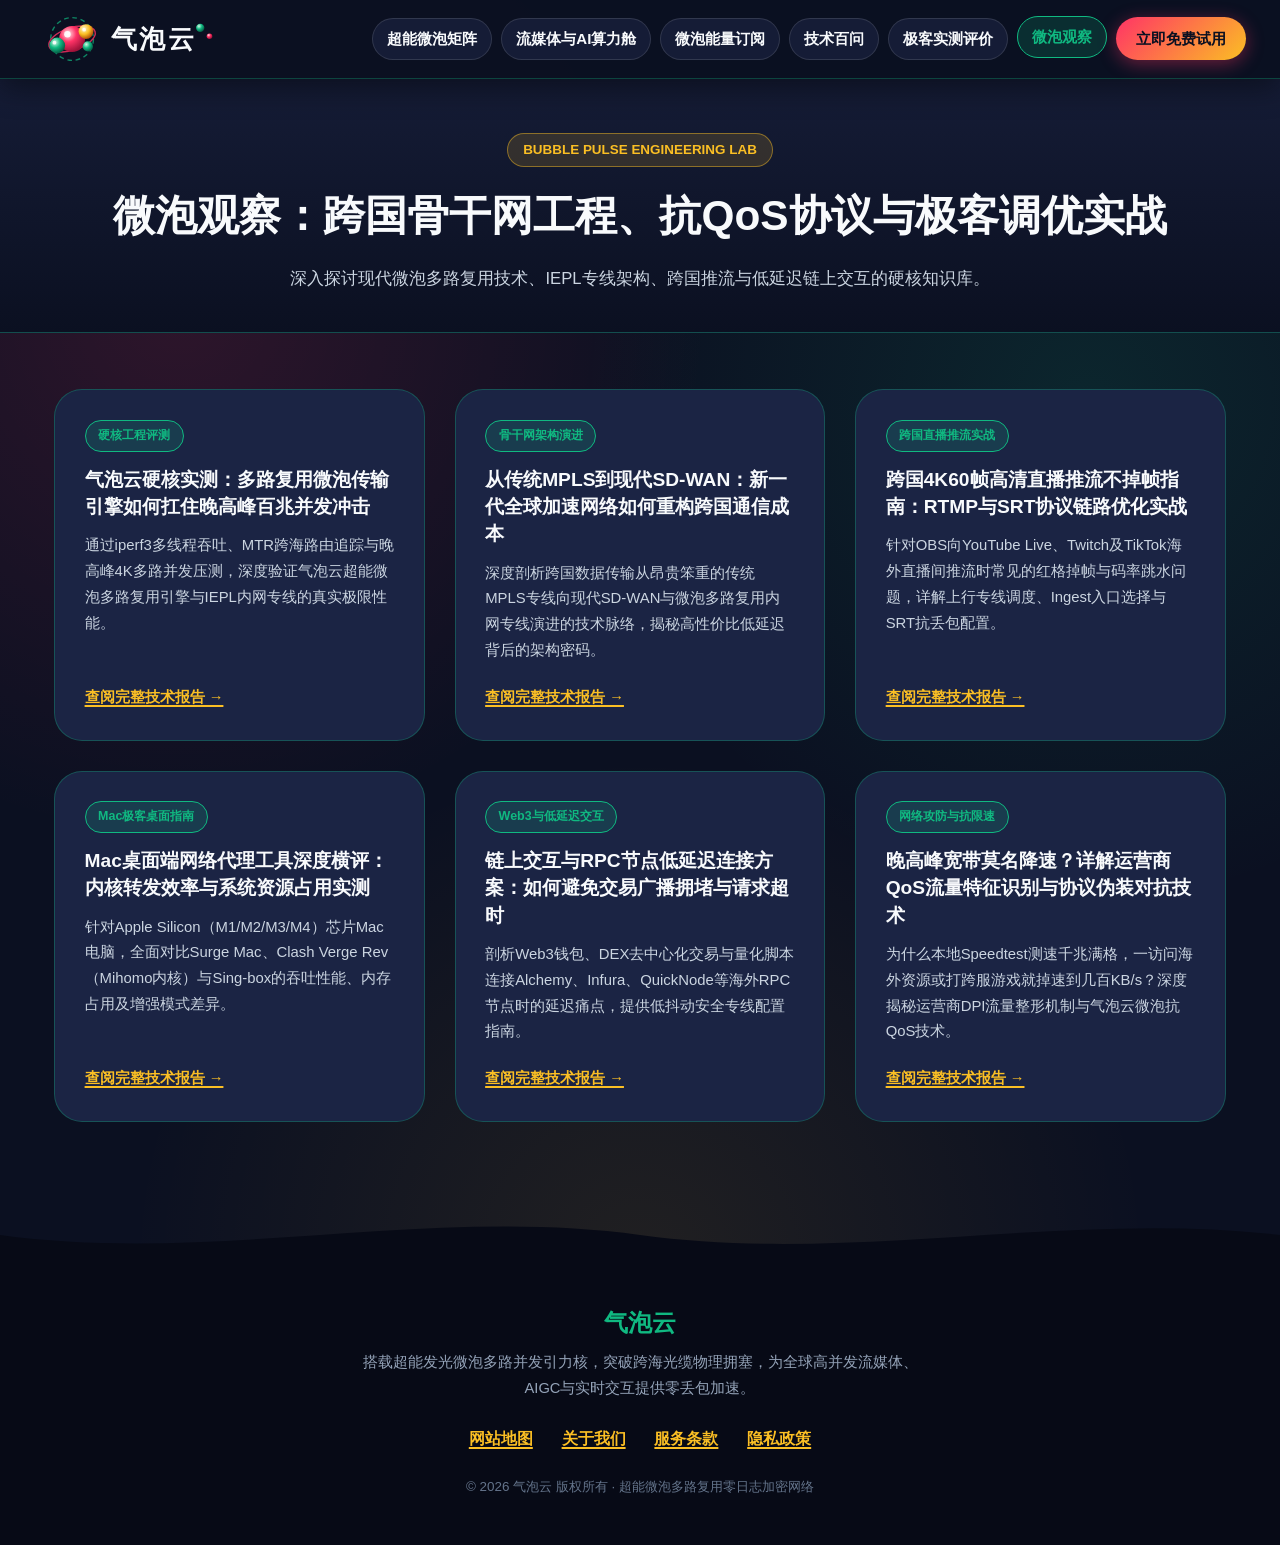
<file: bubble-pulse.html>
<!DOCTYPE html>
<html lang="zh-CN">
<head>
  <meta charset="UTF-8">
  <meta name="viewport" content="width=device-width, initial-scale=1.0">
  <title>微泡观察 - 气泡云硬核网络工程专栏与低延迟链路评测</title>
  <meta name="description" content="气泡云微泡观察技术专栏：涵盖超能微泡多路复用压测、SD-WAN骨干网演进、跨国4K60帧直播推流、Mac代理内核横评、Web3低延迟RPC优化与抗QoS限速实战。">
  <link rel="canonical" href="https://qipaoyun.monster/bubble-pulse.html">
  <link rel="stylesheet" href="style.css">
</head>
<body>
  <header class="hyper-header">
  <div class="hyper-header-inner">
    <a href="index.html" class="hyper-brand" aria-label="气泡云首页">
  <svg class="hyper-logo-svg" viewBox="0 0 218 56" width="208" height="52" role="img" aria-label="气泡云超能微泡引力场标志">
    <defs>
      <radialGradient id="coreCoral" cx="35%" cy="30%" r="70%">
        <stop offset="0%" stop-color="#FFE4E6"/>
        <stop offset="45%" stop-color="#FF3366"/>
        <stop offset="100%" stop-color="#9F1239"/>
      </radialGradient>
      <radialGradient id="coreMint" cx="35%" cy="30%" r="70%">
        <stop offset="0%" stop-color="#D1FAE5"/>
        <stop offset="50%" stop-color="#10B981"/>
        <stop offset="100%" stop-color="#065F46"/>
      </radialGradient>
      <radialGradient id="coreAmber" cx="35%" cy="30%" r="70%">
        <stop offset="0%" stop-color="#FEF3C7"/>
        <stop offset="55%" stop-color="#FBBF24"/>
        <stop offset="100%" stop-color="#B45309"/>
      </radialGradient>
    </defs>
    <!-- Concentric Gravity Waves -->
    <circle class="pulse-ring-svg" cx="38" cy="28" r="23" fill="none" stroke="#10B981" stroke-width="1.5" stroke-dasharray="5 4" opacity="0.7"/>
    <ellipse cx="38" cy="28" rx="26" ry="12" fill="none" stroke="#FF3366" stroke-width="1.5" transform="rotate(-18 38 28)" opacity="0.8"/>
    <!-- Central Hyper-Bubble Cluster -->
    <circle cx="38" cy="28" r="14" fill="url(#coreCoral)"/>
    <circle cx="22" cy="35" r="8.5" fill="url(#coreMint)"/>
    <circle cx="53" cy="20" r="8" fill="url(#coreAmber)"/>
    <circle cx="55" cy="36" r="5.5" fill="url(#coreMint)"/>
    <!-- Specular bubble shine -->
    <circle cx="33" cy="23" r="3.5" fill="#FFFFFF" opacity="0.9"/>
    <circle cx="19" cy="32" r="2" fill="#FFFFFF" opacity="0.85"/>
    <circle cx="51" cy="18" r="2" fill="#FFFFFF" opacity="0.85"/>
    <!-- Brand Typography 气泡云 -->
    <text x="80" y="38" font-family="'PingFang SC', 'Microsoft YaHei', sans-serif" font-size="28" font-weight="900" fill="#F8FAFC" letter-spacing="2.5">气泡云</text>
    <circle cx="176" cy="16" r="4.5" fill="url(#coreMint)"/>
    <circle cx="186" cy="25" r="3" fill="url(#coreCoral)"/>
  </svg>
</a>
    <nav class="hyper-nav" aria-label="主导航">
      <a href="index.html#gravity-core" class="hyper-nav-item">超能微泡矩阵</a>
      <a href="index.html#pod-ecosystems" class="hyper-nav-item">流媒体与AI算力舱</a>
      <a href="index.html#reactor-plans" class="hyper-nav-item">微泡能量订阅</a>
      <a href="index.html#shield-faq" class="hyper-nav-item">技术百问</a>
      <a href="index.html#verified-logs" class="hyper-nav-item">极客实测评价</a>
      <a href="bubble-pulse.html" class="hyper-nav-item active-pulse">微泡观察</a>
      <a href="https://ww012.twilightaff.com/#/?code=A56DH1Af" rel="nofollow" target="_blank" class="hyper-cta-btn">立即免费试用</a>
    </nav>
  </div>
</header>
  <main>
    <section class="hyper-subhero">
      <div class="hyper-container">
        <span class="hyper-sec-badge">BUBBLE PULSE ENGINEERING LAB</span>
        <h1>微泡观察：跨国骨干网工程、抗QoS协议与极客调优实战</h1>
        <p>深入探讨现代微泡多路复用技术、IEPL专线架构、跨国推流与低延迟链上交互的硬核知识库。</p>
      </div>
    </section>
    <div class="hyper-container">
      <div class="pulse-cards-grid">
        
      <article class="pulse-card">
        <div>
          <span class="pulse-card-tag">硬核工程评测</span>
          <h2><a href="qipaoyun-hyper-bubble-multiplexing-test.html">气泡云硬核实测：多路复用微泡传输引擎如何扛住晚高峰百兆并发冲击</a></h2>
          <p>通过iperf3多线程吞吐、MTR跨海路由追踪与晚高峰4K多路并发压测，深度验证气泡云超能微泡多路复用引擎与IEPL内网专线的真实极限性能。</p>
        </div>
        <a href="qipaoyun-hyper-bubble-multiplexing-test.html" class="pulse-read-link">查阅完整技术报告 →</a>
      </article>
      <article class="pulse-card">
        <div>
          <span class="pulse-card-tag">骨干网架构演进</span>
          <h2><a href="mpls-sdwan-enterprise-backbone-evolution.html">从传统MPLS到现代SD-WAN：新一代全球加速网络如何重构跨国通信成本</a></h2>
          <p>深度剖析跨国数据传输从昂贵笨重的传统MPLS专线向现代SD-WAN与微泡多路复用内网专线演进的技术脉络，揭秘高性价比低延迟背后的架构密码。</p>
        </div>
        <a href="mpls-sdwan-enterprise-backbone-evolution.html" class="pulse-read-link">查阅完整技术报告 →</a>
      </article>
      <article class="pulse-card">
        <div>
          <span class="pulse-card-tag">跨国直播推流实战</span>
          <h2><a href="twitch-youtube-4k60-live-streaming-ingest.html">跨国4K60帧高清直播推流不掉帧指南：RTMP与SRT协议链路优化实战</a></h2>
          <p>针对OBS向YouTube Live、Twitch及TikTok海外直播间推流时常见的红格掉帧与码率跳水问题，详解上行专线调度、Ingest入口选择与SRT抗丢包配置。</p>
        </div>
        <a href="twitch-youtube-4k60-live-streaming-ingest.html" class="pulse-read-link">查阅完整技术报告 →</a>
      </article>
      <article class="pulse-card">
        <div>
          <span class="pulse-card-tag">Mac极客桌面指南</span>
          <h2><a href="macos-surge-clash-verge-kernel-comparison.html">Mac桌面端网络代理工具深度横评：内核转发效率与系统资源占用实测</a></h2>
          <p>针对Apple Silicon（M1/M2/M3/M4）芯片Mac电脑，全面对比Surge Mac、Clash Verge Rev（Mihomo内核）与Sing-box的吞吐性能、内存占用及增强模式差异。</p>
        </div>
        <a href="macos-surge-clash-verge-kernel-comparison.html" class="pulse-read-link">查阅完整技术报告 →</a>
      </article>
      <article class="pulse-card">
        <div>
          <span class="pulse-card-tag">Web3与低延迟交互</span>
          <h2><a href="crypto-web3-rpc-node-low-latency-access.html">链上交互与RPC节点低延迟连接方案：如何避免交易广播拥堵与请求超时</a></h2>
          <p>剖析Web3钱包、DEX去中心化交易与量化脚本连接Alchemy、Infura、QuickNode等海外RPC节点时的延迟痛点，提供低抖动安全专线配置指南。</p>
        </div>
        <a href="crypto-web3-rpc-node-low-latency-access.html" class="pulse-read-link">查阅完整技术报告 →</a>
      </article>
      <article class="pulse-card">
        <div>
          <span class="pulse-card-tag">网络攻防与抗限速</span>
          <h2><a href="isp-qos-throttling-detection-and-bypass.html">晚高峰宽带莫名降速？详解运营商QoS流量特征识别与协议伪装对抗技术</a></h2>
          <p>为什么本地Speedtest测速千兆满格，一访问海外资源或打跨服游戏就掉速到几百KB/s？深度揭秘运营商DPI流量整形机制与气泡云微泡抗QoS技术。</p>
        </div>
        <a href="isp-qos-throttling-detection-and-bypass.html" class="pulse-read-link">查阅完整技术报告 →</a>
      </article>
      </div>
    </div>
  </main>
  <footer class="hyper-footer">
  <div class="hyper-wave-sep" aria-hidden="true">
    <svg viewBox="0 0 1440 60" preserveAspectRatio="none">
      <path d="M0,30 C240,65 480,-5 720,30 C960,65 1200,0 1440,30 L1440,60 L0,60 Z" fill="#070A16"/>
    </svg>
  </div>
  <div class="hyper-footer-body">
    <div class="hyper-container">
      <div class="hyper-footer-brand">
        <span class="hyper-footer-title">气泡云</span>
        <p class="hyper-footer-desc">搭载超能发光微泡多路并发引力核，突破跨海光缆物理拥塞，为全球高并发流媒体、AIGC与实时交互提供零丢包加速。</p>
      </div>
      <nav class="hyper-footer-links" aria-label="底部合规链接">
        <a href="sitemap.html">网站地图</a>
        <a href="about.html">关于我们</a>
        <a href="terms.html">服务条款</a>
        <a href="privacy.html">隐私政策</a>
      </nav>
      <p class="hyper-footer-copy">© 2026 气泡云 版权所有 · 超能微泡多路复用零日志加密网络</p>
    </div>
  </div>
</footer>
</body>
</html>
</file>
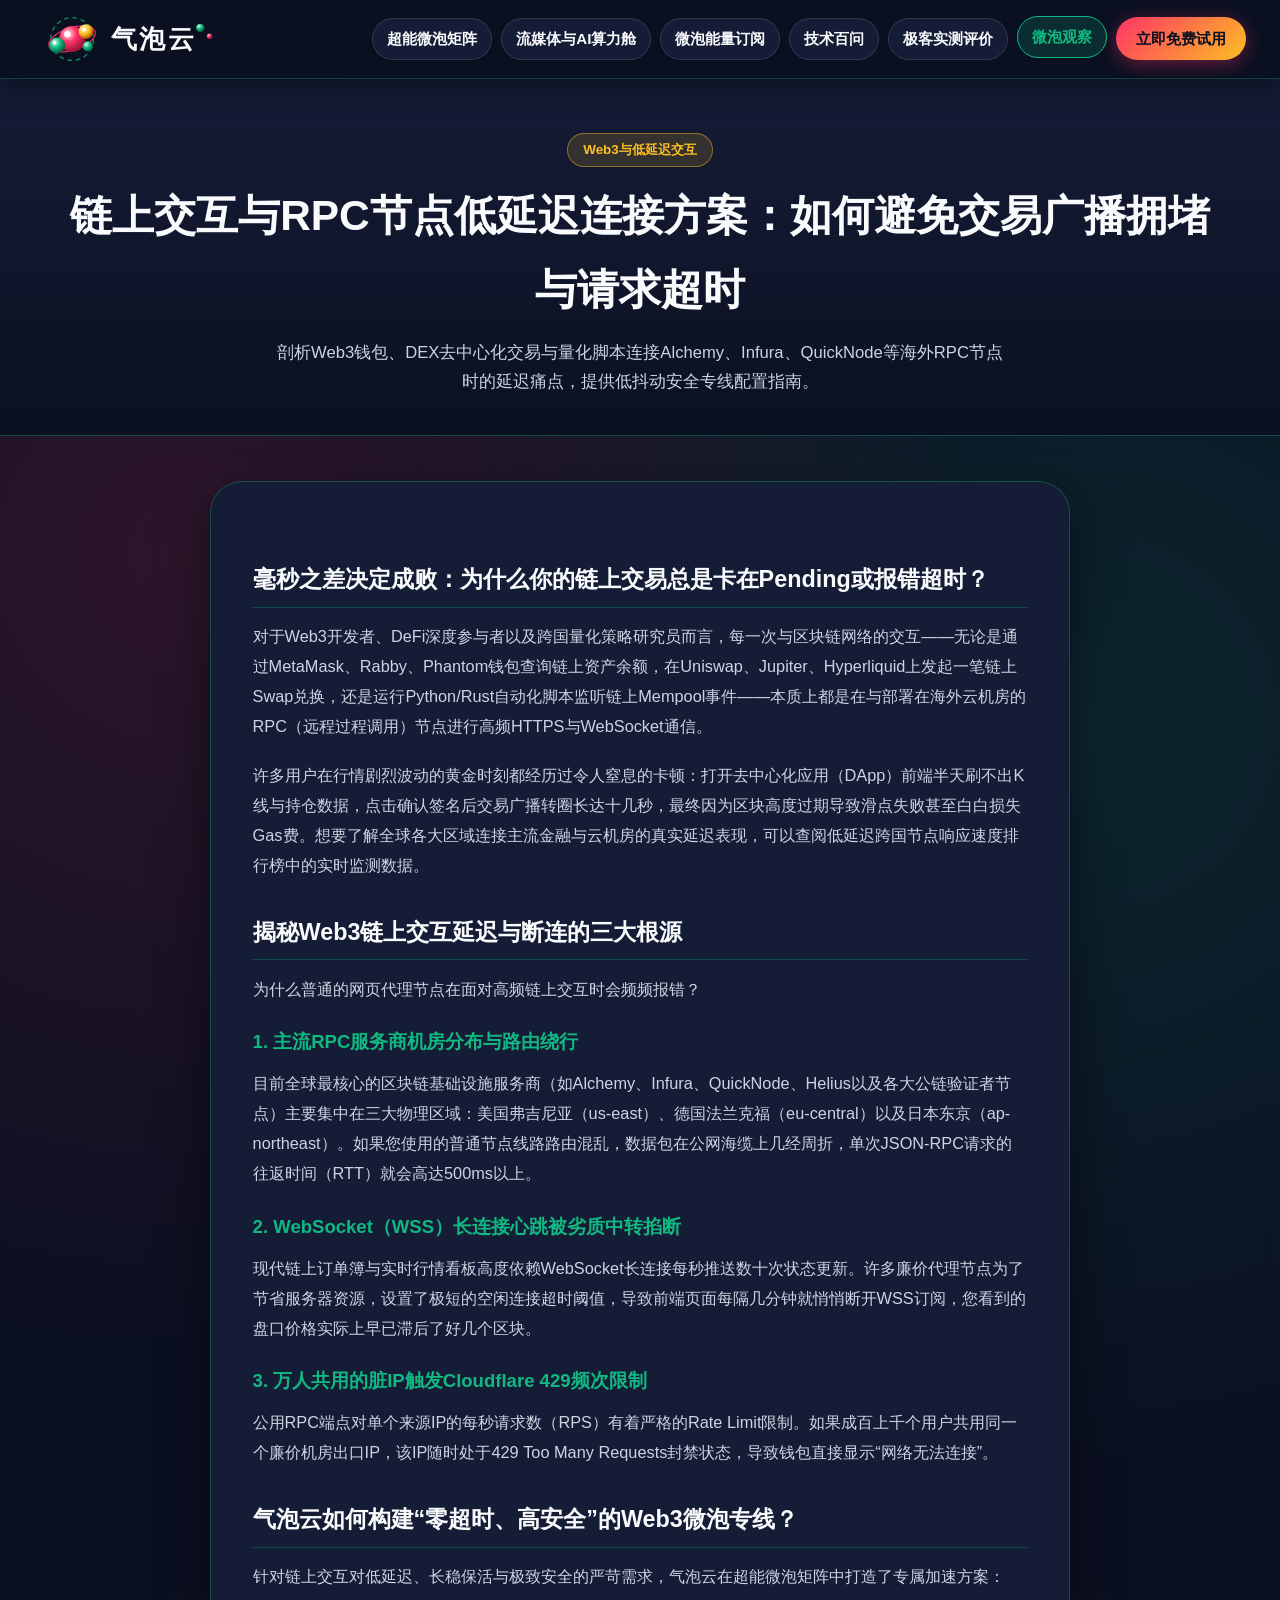
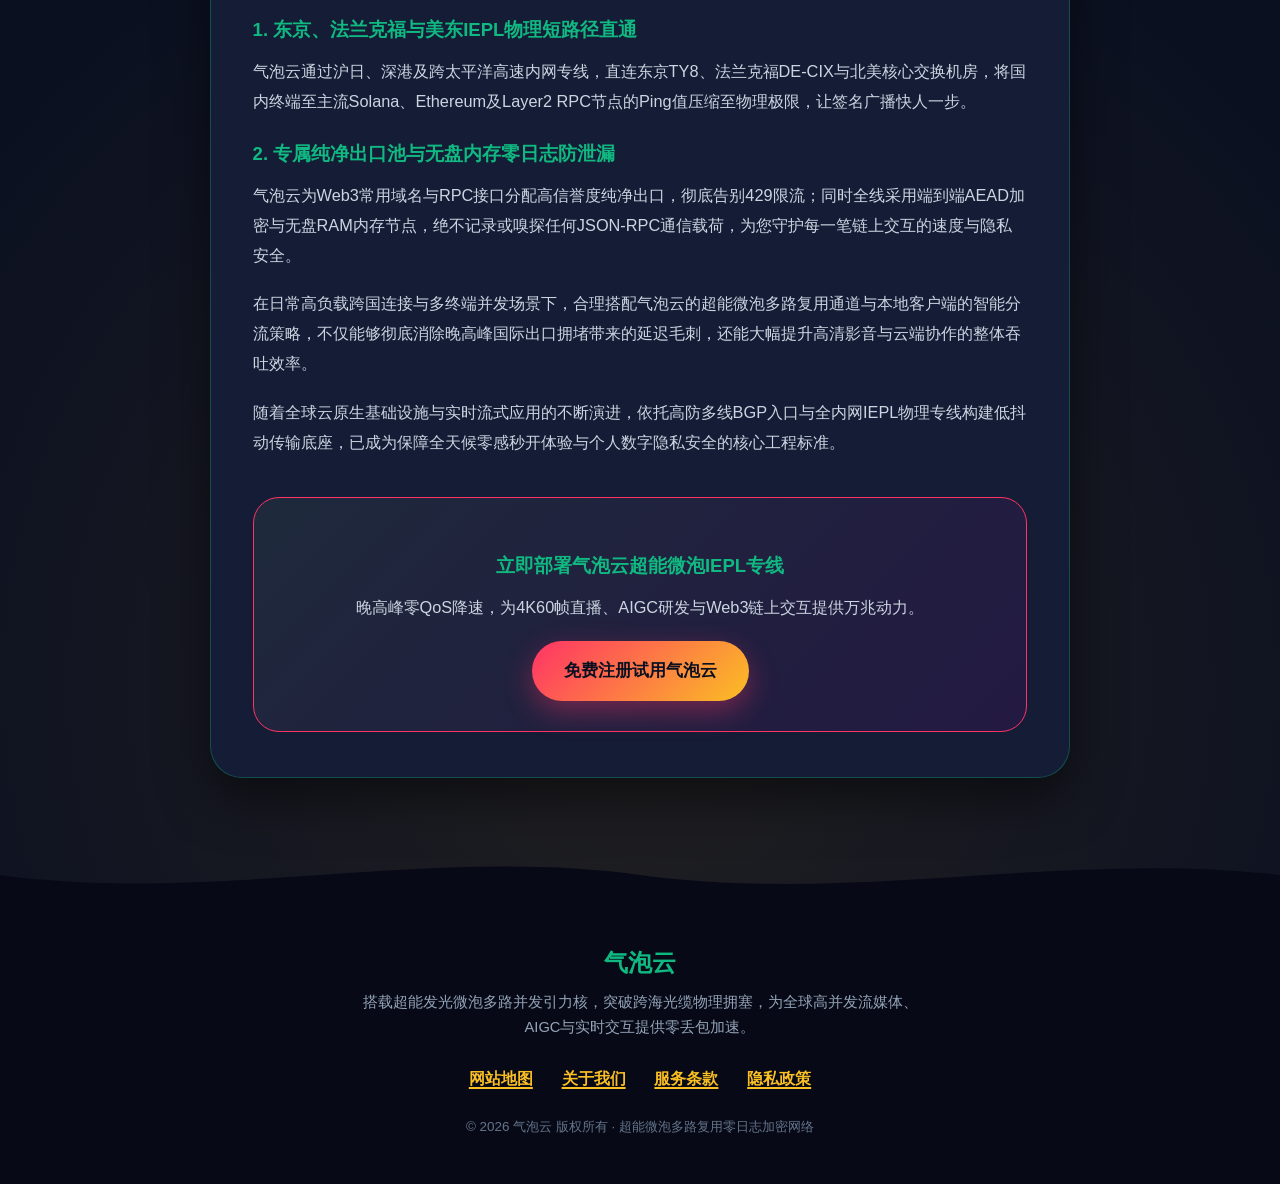
<file: crypto-web3-rpc-node-low-latency-access.html>
<!DOCTYPE html>
<html lang="zh-CN">
<head>
  <meta charset="UTF-8">
  <meta name="viewport" content="width=device-width, initial-scale=1.0">
  <title>链上交互与RPC节点低延迟连接方案：如何避免交易广播拥堵与请求超时 - 气泡云</title>
  <meta name="description" content="剖析Web3钱包、DEX去中心化交易与量化脚本连接Alchemy、Infura、QuickNode等海外RPC节点时的延迟痛点，提供低抖动安全专线配置指南。">
  <link rel="canonical" href="https://qipaoyun.monster/crypto-web3-rpc-node-low-latency-access.html">
  <link rel="stylesheet" href="style.css">
</head>
<body>
  <header class="hyper-header">
  <div class="hyper-header-inner">
    <a href="index.html" class="hyper-brand" aria-label="气泡云首页">
  <svg class="hyper-logo-svg" viewBox="0 0 218 56" width="208" height="52" role="img" aria-label="气泡云超能微泡引力场标志">
    <defs>
      <radialGradient id="coreCoral" cx="35%" cy="30%" r="70%">
        <stop offset="0%" stop-color="#FFE4E6"/>
        <stop offset="45%" stop-color="#FF3366"/>
        <stop offset="100%" stop-color="#9F1239"/>
      </radialGradient>
      <radialGradient id="coreMint" cx="35%" cy="30%" r="70%">
        <stop offset="0%" stop-color="#D1FAE5"/>
        <stop offset="50%" stop-color="#10B981"/>
        <stop offset="100%" stop-color="#065F46"/>
      </radialGradient>
      <radialGradient id="coreAmber" cx="35%" cy="30%" r="70%">
        <stop offset="0%" stop-color="#FEF3C7"/>
        <stop offset="55%" stop-color="#FBBF24"/>
        <stop offset="100%" stop-color="#B45309"/>
      </radialGradient>
    </defs>
    <!-- Concentric Gravity Waves -->
    <circle class="pulse-ring-svg" cx="38" cy="28" r="23" fill="none" stroke="#10B981" stroke-width="1.5" stroke-dasharray="5 4" opacity="0.7"/>
    <ellipse cx="38" cy="28" rx="26" ry="12" fill="none" stroke="#FF3366" stroke-width="1.5" transform="rotate(-18 38 28)" opacity="0.8"/>
    <!-- Central Hyper-Bubble Cluster -->
    <circle cx="38" cy="28" r="14" fill="url(#coreCoral)"/>
    <circle cx="22" cy="35" r="8.5" fill="url(#coreMint)"/>
    <circle cx="53" cy="20" r="8" fill="url(#coreAmber)"/>
    <circle cx="55" cy="36" r="5.5" fill="url(#coreMint)"/>
    <!-- Specular bubble shine -->
    <circle cx="33" cy="23" r="3.5" fill="#FFFFFF" opacity="0.9"/>
    <circle cx="19" cy="32" r="2" fill="#FFFFFF" opacity="0.85"/>
    <circle cx="51" cy="18" r="2" fill="#FFFFFF" opacity="0.85"/>
    <!-- Brand Typography 气泡云 -->
    <text x="80" y="38" font-family="'PingFang SC', 'Microsoft YaHei', sans-serif" font-size="28" font-weight="900" fill="#F8FAFC" letter-spacing="2.5">气泡云</text>
    <circle cx="176" cy="16" r="4.5" fill="url(#coreMint)"/>
    <circle cx="186" cy="25" r="3" fill="url(#coreCoral)"/>
  </svg>
</a>
    <nav class="hyper-nav" aria-label="主导航">
      <a href="index.html#gravity-core" class="hyper-nav-item">超能微泡矩阵</a>
      <a href="index.html#pod-ecosystems" class="hyper-nav-item">流媒体与AI算力舱</a>
      <a href="index.html#reactor-plans" class="hyper-nav-item">微泡能量订阅</a>
      <a href="index.html#shield-faq" class="hyper-nav-item">技术百问</a>
      <a href="index.html#verified-logs" class="hyper-nav-item">极客实测评价</a>
      <a href="bubble-pulse.html" class="hyper-nav-item active-pulse">微泡观察</a>
      <a href="https://ww012.twilightaff.com/#/?code=A56DH1Af" rel="nofollow" target="_blank" class="hyper-cta-btn">立即免费试用</a>
    </nav>
  </div>
</header>
  <main>
    <section class="hyper-subhero">
      <div class="hyper-container">
        <span class="hyper-sec-badge">Web3与低延迟交互</span>
        <h1>链上交互与RPC节点低延迟连接方案：如何避免交易广播拥堵与请求超时</h1>
        <p>剖析Web3钱包、DEX去中心化交易与量化脚本连接Alchemy、Infura、QuickNode等海外RPC节点时的延迟痛点，提供低抖动安全专线配置指南。</p>
      </div>
    </section>
    <div class="hyper-container">
      <article class="hyper-prose">
        
<h2>毫秒之差决定成败：为什么你的链上交易总是卡在Pending或报错超时？</h2>
<p>对于Web3开发者、DeFi深度参与者以及跨国量化策略研究员而言，每一次与区块链网络的交互——无论是通过MetaMask、Rabby、Phantom钱包查询链上资产余额，在Uniswap、Jupiter、Hyperliquid上发起一笔链上Swap兑换，还是运行Python/Rust自动化脚本监听链上Mempool事件——本质上都是在与部署在海外云机房的RPC（远程过程调用）节点进行高频HTTPS与WebSocket通信。</p>
<p>许多用户在行情剧烈波动的黄金时刻都经历过令人窒息的卡顿：打开去中心化应用（DApp）前端半天刷不出K线与持仓数据，点击确认签名后交易广播转圈长达十几秒，最终因为区块高度过期导致滑点失败甚至白白损失Gas费。想要了解全球各大区域连接主流金融与云机房的真实延迟表现，可以查阅低延迟跨国节点响应速度排行榜中的实时监测数据。</p>

<h2>揭秘Web3链上交互延迟与断连的三大根源</h2>
<p>为什么普通的网页代理节点在面对高频链上交互时会频频报错？</p>

<h3>1. 主流RPC服务商机房分布与路由绕行</h3>
<p>目前全球最核心的区块链基础设施服务商（如Alchemy、Infura、QuickNode、Helius以及各大公链验证者节点）主要集中在三大物理区域：美国弗吉尼亚（us-east）、德国法兰克福（eu-central）以及日本东京（ap-northeast）。如果您使用的普通节点线路路由混乱，数据包在公网海缆上几经周折，单次JSON-RPC请求的往返时间（RTT）就会高达500ms以上。</p>

<h3>2. WebSocket（WSS）长连接心跳被劣质中转掐断</h3>
<p>现代链上订单簿与实时行情看板高度依赖WebSocket长连接每秒推送数十次状态更新。许多廉价代理节点为了节省服务器资源，设置了极短的空闲连接超时阈值，导致前端页面每隔几分钟就悄悄断开WSS订阅，您看到的盘口价格实际上早已滞后了好几个区块。</p>

<h3>3. 万人共用的脏IP触发Cloudflare 429频次限制</h3>
<p>公用RPC端点对单个来源IP的每秒请求数（RPS）有着严格的Rate Limit限制。如果成百上千个用户共用同一个廉价机房出口IP，该IP随时处于429 Too Many Requests封禁状态，导致钱包直接显示“网络无法连接”。</p>

<h2>气泡云如何构建“零超时、高安全”的Web3微泡专线？</h2>
<p>针对链上交互对低延迟、长稳保活与极致安全的严苛需求，气泡云在超能微泡矩阵中打造了专属加速方案：</p>

<h3>1. 东京、法兰克福与美东IEPL物理短路径直通</h3>
<p>气泡云通过沪日、深港及跨太平洋高速内网专线，直连东京TY8、法兰克福DE-CIX与北美核心交换机房，将国内终端至主流Solana、Ethereum及Layer2 RPC节点的Ping值压缩至物理极限，让签名广播快人一步。</p>

<h3>2. 专属纯净出口池与无盘内存零日志防泄漏</h3>
<p>气泡云为Web3常用域名与RPC接口分配高信誉度纯净出口，彻底告别429限流；同时全线采用端到端AEAD加密与无盘RAM内存节点，绝不记录或嗅探任何JSON-RPC通信载荷，为您守护每一笔链上交互的速度与隐私安全。</p>

<p>在日常高负载跨国连接与多终端并发场景下，合理搭配气泡云的超能微泡多路复用通道与本地客户端的智能分流策略，不仅能够彻底消除晚高峰国际出口拥堵带来的延迟毛刺，还能大幅提升高清影音与云端协作的整体吞吐效率。</p>
<p>随着全球云原生基础设施与实时流式应用的不断演进，依托高防多线BGP入口与全内网IEPL物理专线构建低抖动传输底座，已成为保障全天候零感秒开体验与个人数字隐私安全的核心工程标准。</p>
        <div class="hyper-cta-panel">
          <h3>立即部署气泡云超能微泡IEPL专线</h3>
          <p>晚高峰零QoS降速，为4K60帧直播、AIGC研发与Web3链上交互提供万兆动力。</p>
          <a href="https://ww012.twilightaff.com/#/?code=A56DH1Af" rel="nofollow" target="_blank" class="btn-hyper-start">免费注册试用气泡云</a>
        </div>
      </article>
    </div>
  </main>
  <footer class="hyper-footer">
  <div class="hyper-wave-sep" aria-hidden="true">
    <svg viewBox="0 0 1440 60" preserveAspectRatio="none">
      <path d="M0,30 C240,65 480,-5 720,30 C960,65 1200,0 1440,30 L1440,60 L0,60 Z" fill="#070A16"/>
    </svg>
  </div>
  <div class="hyper-footer-body">
    <div class="hyper-container">
      <div class="hyper-footer-brand">
        <span class="hyper-footer-title">气泡云</span>
        <p class="hyper-footer-desc">搭载超能发光微泡多路并发引力核，突破跨海光缆物理拥塞，为全球高并发流媒体、AIGC与实时交互提供零丢包加速。</p>
      </div>
      <nav class="hyper-footer-links" aria-label="底部合规链接">
        <a href="sitemap.html">网站地图</a>
        <a href="about.html">关于我们</a>
        <a href="terms.html">服务条款</a>
        <a href="privacy.html">隐私政策</a>
      </nav>
      <p class="hyper-footer-copy">© 2026 气泡云 版权所有 · 超能微泡多路复用零日志加密网络</p>
    </div>
  </div>
</footer>
</body>
</html>
</file>
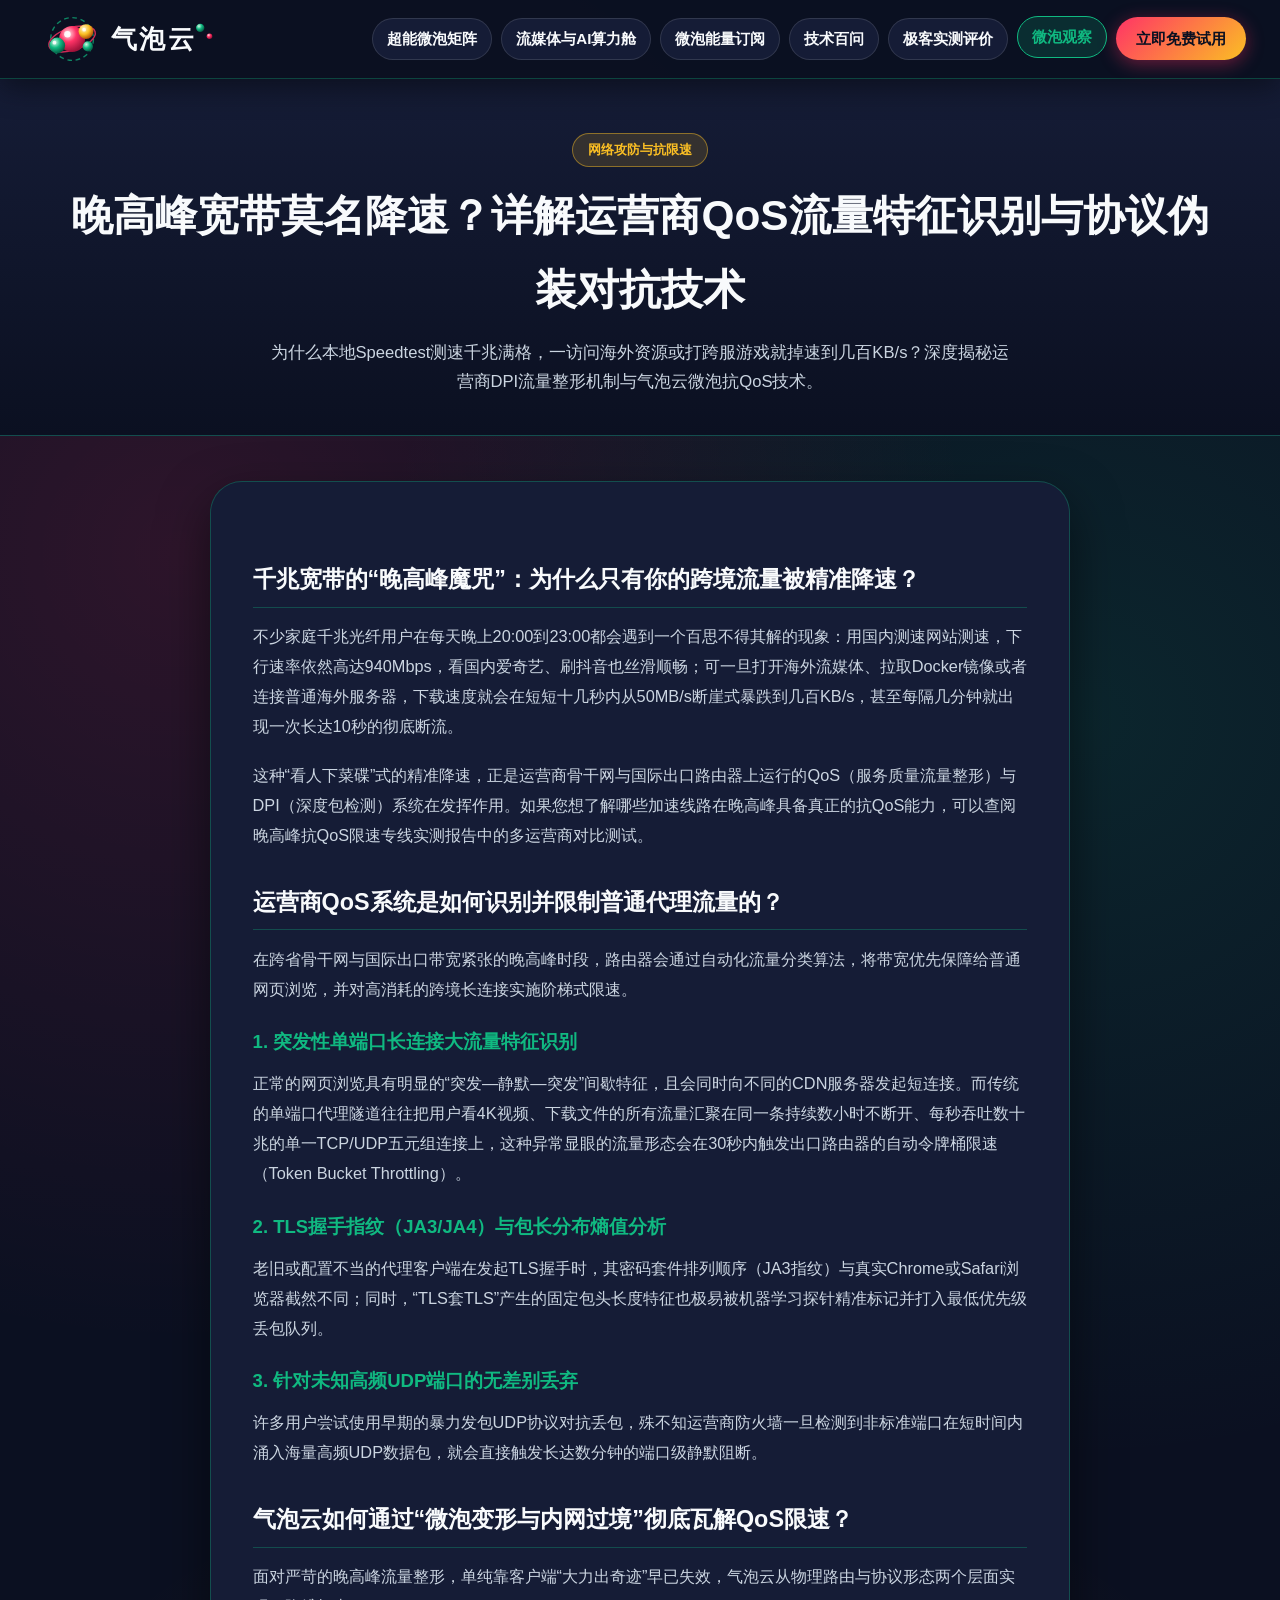
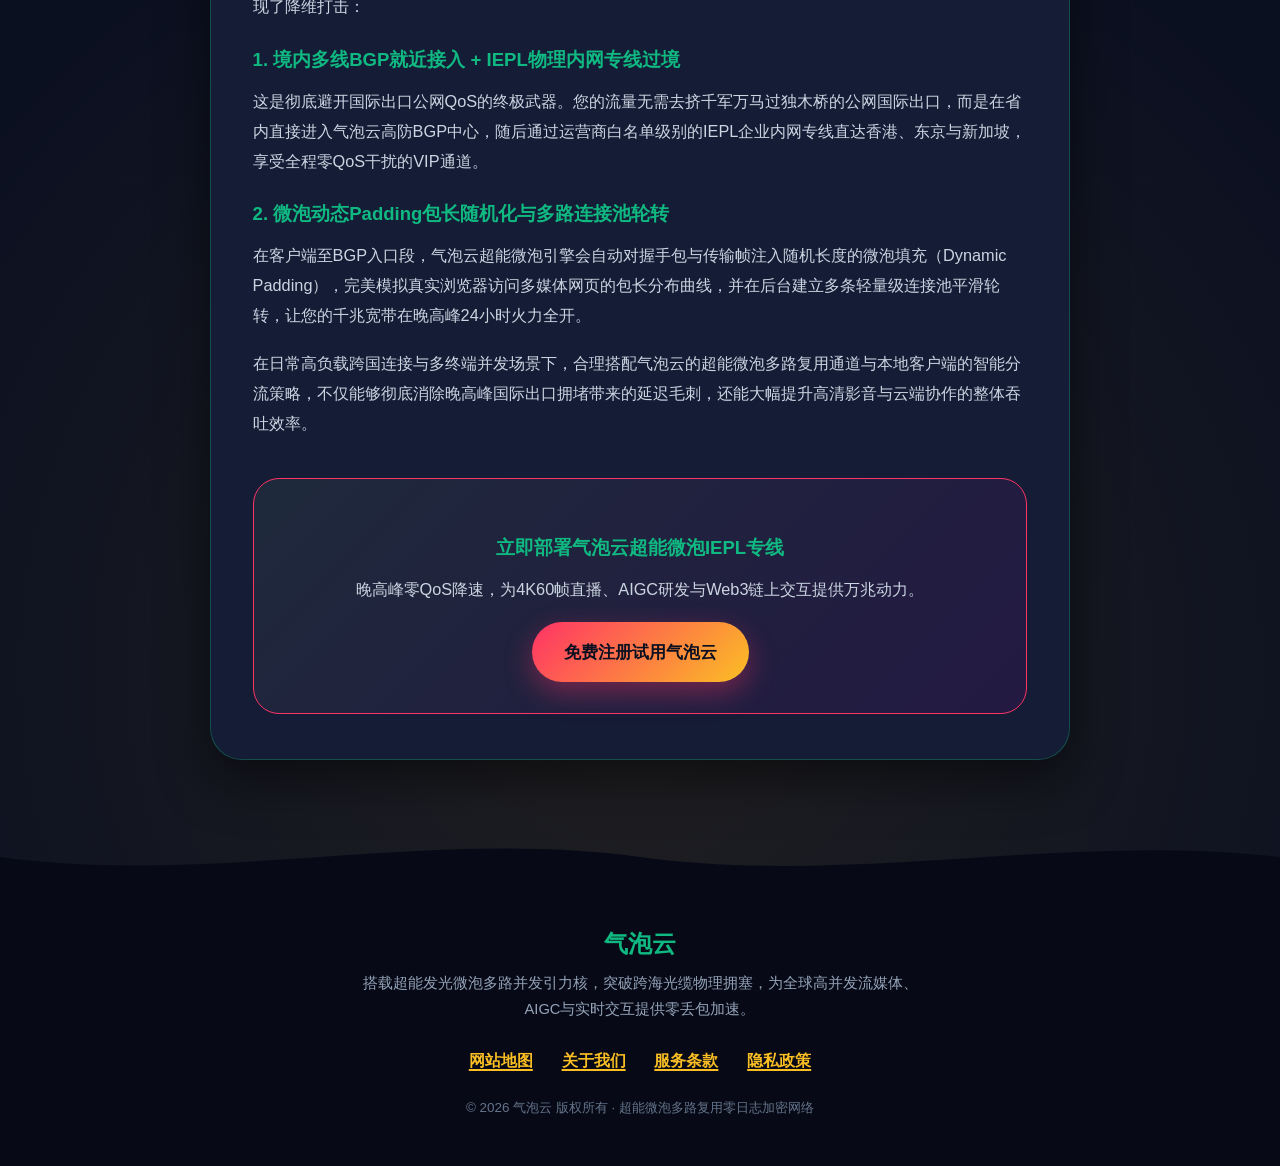
<file: isp-qos-throttling-detection-and-bypass.html>
<!DOCTYPE html>
<html lang="zh-CN">
<head>
  <meta charset="UTF-8">
  <meta name="viewport" content="width=device-width, initial-scale=1.0">
  <title>晚高峰宽带莫名降速？详解运营商QoS流量特征识别与协议伪装对抗技术 - 气泡云</title>
  <meta name="description" content="为什么本地Speedtest测速千兆满格，一访问海外资源或打跨服游戏就掉速到几百KB/s？深度揭秘运营商DPI流量整形机制与气泡云微泡抗QoS技术。">
  <link rel="canonical" href="https://qipaoyun.monster/isp-qos-throttling-detection-and-bypass.html">
  <link rel="stylesheet" href="style.css">
</head>
<body>
  <header class="hyper-header">
  <div class="hyper-header-inner">
    <a href="index.html" class="hyper-brand" aria-label="气泡云首页">
  <svg class="hyper-logo-svg" viewBox="0 0 218 56" width="208" height="52" role="img" aria-label="气泡云超能微泡引力场标志">
    <defs>
      <radialGradient id="coreCoral" cx="35%" cy="30%" r="70%">
        <stop offset="0%" stop-color="#FFE4E6"/>
        <stop offset="45%" stop-color="#FF3366"/>
        <stop offset="100%" stop-color="#9F1239"/>
      </radialGradient>
      <radialGradient id="coreMint" cx="35%" cy="30%" r="70%">
        <stop offset="0%" stop-color="#D1FAE5"/>
        <stop offset="50%" stop-color="#10B981"/>
        <stop offset="100%" stop-color="#065F46"/>
      </radialGradient>
      <radialGradient id="coreAmber" cx="35%" cy="30%" r="70%">
        <stop offset="0%" stop-color="#FEF3C7"/>
        <stop offset="55%" stop-color="#FBBF24"/>
        <stop offset="100%" stop-color="#B45309"/>
      </radialGradient>
    </defs>
    <!-- Concentric Gravity Waves -->
    <circle class="pulse-ring-svg" cx="38" cy="28" r="23" fill="none" stroke="#10B981" stroke-width="1.5" stroke-dasharray="5 4" opacity="0.7"/>
    <ellipse cx="38" cy="28" rx="26" ry="12" fill="none" stroke="#FF3366" stroke-width="1.5" transform="rotate(-18 38 28)" opacity="0.8"/>
    <!-- Central Hyper-Bubble Cluster -->
    <circle cx="38" cy="28" r="14" fill="url(#coreCoral)"/>
    <circle cx="22" cy="35" r="8.5" fill="url(#coreMint)"/>
    <circle cx="53" cy="20" r="8" fill="url(#coreAmber)"/>
    <circle cx="55" cy="36" r="5.5" fill="url(#coreMint)"/>
    <!-- Specular bubble shine -->
    <circle cx="33" cy="23" r="3.5" fill="#FFFFFF" opacity="0.9"/>
    <circle cx="19" cy="32" r="2" fill="#FFFFFF" opacity="0.85"/>
    <circle cx="51" cy="18" r="2" fill="#FFFFFF" opacity="0.85"/>
    <!-- Brand Typography 气泡云 -->
    <text x="80" y="38" font-family="'PingFang SC', 'Microsoft YaHei', sans-serif" font-size="28" font-weight="900" fill="#F8FAFC" letter-spacing="2.5">气泡云</text>
    <circle cx="176" cy="16" r="4.5" fill="url(#coreMint)"/>
    <circle cx="186" cy="25" r="3" fill="url(#coreCoral)"/>
  </svg>
</a>
    <nav class="hyper-nav" aria-label="主导航">
      <a href="index.html#gravity-core" class="hyper-nav-item">超能微泡矩阵</a>
      <a href="index.html#pod-ecosystems" class="hyper-nav-item">流媒体与AI算力舱</a>
      <a href="index.html#reactor-plans" class="hyper-nav-item">微泡能量订阅</a>
      <a href="index.html#shield-faq" class="hyper-nav-item">技术百问</a>
      <a href="index.html#verified-logs" class="hyper-nav-item">极客实测评价</a>
      <a href="bubble-pulse.html" class="hyper-nav-item active-pulse">微泡观察</a>
      <a href="https://ww012.twilightaff.com/#/?code=A56DH1Af" rel="nofollow" target="_blank" class="hyper-cta-btn">立即免费试用</a>
    </nav>
  </div>
</header>
  <main>
    <section class="hyper-subhero">
      <div class="hyper-container">
        <span class="hyper-sec-badge">网络攻防与抗限速</span>
        <h1>晚高峰宽带莫名降速？详解运营商QoS流量特征识别与协议伪装对抗技术</h1>
        <p>为什么本地Speedtest测速千兆满格，一访问海外资源或打跨服游戏就掉速到几百KB/s？深度揭秘运营商DPI流量整形机制与气泡云微泡抗QoS技术。</p>
      </div>
    </section>
    <div class="hyper-container">
      <article class="hyper-prose">
        
<h2>千兆宽带的“晚高峰魔咒”：为什么只有你的跨境流量被精准降速？</h2>
<p>不少家庭千兆光纤用户在每天晚上20:00到23:00都会遇到一个百思不得其解的现象：用国内测速网站测速，下行速率依然高达940Mbps，看国内爱奇艺、刷抖音也丝滑顺畅；可一旦打开海外流媒体、拉取Docker镜像或者连接普通海外服务器，下载速度就会在短短十几秒内从50MB/s断崖式暴跌到几百KB/s，甚至每隔几分钟就出现一次长达10秒的彻底断流。</p>
<p>这种“看人下菜碟”式的精准降速，正是运营商骨干网与国际出口路由器上运行的QoS（服务质量流量整形）与DPI（深度包检测）系统在发挥作用。如果您想了解哪些加速线路在晚高峰具备真正的抗QoS能力，可以查阅晚高峰抗QoS限速专线实测报告中的多运营商对比测试。</p>

<h2>运营商QoS系统是如何识别并限制普通代理流量的？</h2>
<p>在跨省骨干网与国际出口带宽紧张的晚高峰时段，路由器会通过自动化流量分类算法，将带宽优先保障给普通网页浏览，并对高消耗的跨境长连接实施阶梯式限速。</p>

<h3>1. 突发性单端口长连接大流量特征识别</h3>
<p>正常的网页浏览具有明显的“突发—静默—突发”间歇特征，且会同时向不同的CDN服务器发起短连接。而传统的单端口代理隧道往往把用户看4K视频、下载文件的所有流量汇聚在同一条持续数小时不断开、每秒吞吐数十兆的单一TCP/UDP五元组连接上，这种异常显眼的流量形态会在30秒内触发出口路由器的自动令牌桶限速（Token Bucket Throttling）。</p>

<h3>2. TLS握手指纹（JA3/JA4）与包长分布熵值分析</h3>
<p>老旧或配置不当的代理客户端在发起TLS握手时，其密码套件排列顺序（JA3指纹）与真实Chrome或Safari浏览器截然不同；同时，“TLS套TLS”产生的固定包头长度特征也极易被机器学习探针精准标记并打入最低优先级丢包队列。</p>

<h3>3. 针对未知高频UDP端口的无差别丢弃</h3>
<p>许多用户尝试使用早期的暴力发包UDP协议对抗丢包，殊不知运营商防火墙一旦检测到非标准端口在短时间内涌入海量高频UDP数据包，就会直接触发长达数分钟的端口级静默阻断。</p>

<h2>气泡云如何通过“微泡变形与内网过境”彻底瓦解QoS限速？</h2>
<p>面对严苛的晚高峰流量整形，单纯靠客户端“大力出奇迹”早已失效，气泡云从物理路由与协议形态两个层面实现了降维打击：</p>

<h3>1. 境内多线BGP就近接入 + IEPL物理内网专线过境</h3>
<p>这是彻底避开国际出口公网QoS的终极武器。您的流量无需去挤千军万马过独木桥的公网国际出口，而是在省内直接进入气泡云高防BGP中心，随后通过运营商白名单级别的IEPL企业内网专线直达香港、东京与新加坡，享受全程零QoS干扰的VIP通道。</p>

<h3>2. 微泡动态Padding包长随机化与多路连接池轮转</h3>
<p>在客户端至BGP入口段，气泡云超能微泡引擎会自动对握手包与传输帧注入随机长度的微泡填充（Dynamic Padding），完美模拟真实浏览器访问多媒体网页的包长分布曲线，并在后台建立多条轻量级连接池平滑轮转，让您的千兆宽带在晚高峰24小时火力全开。</p>

<p>在日常高负载跨国连接与多终端并发场景下，合理搭配气泡云的超能微泡多路复用通道与本地客户端的智能分流策略，不仅能够彻底消除晚高峰国际出口拥堵带来的延迟毛刺，还能大幅提升高清影音与云端协作的整体吞吐效率。</p>
        <div class="hyper-cta-panel">
          <h3>立即部署气泡云超能微泡IEPL专线</h3>
          <p>晚高峰零QoS降速，为4K60帧直播、AIGC研发与Web3链上交互提供万兆动力。</p>
          <a href="https://ww012.twilightaff.com/#/?code=A56DH1Af" rel="nofollow" target="_blank" class="btn-hyper-start">免费注册试用气泡云</a>
        </div>
      </article>
    </div>
  </main>
  <footer class="hyper-footer">
  <div class="hyper-wave-sep" aria-hidden="true">
    <svg viewBox="0 0 1440 60" preserveAspectRatio="none">
      <path d="M0,30 C240,65 480,-5 720,30 C960,65 1200,0 1440,30 L1440,60 L0,60 Z" fill="#070A16"/>
    </svg>
  </div>
  <div class="hyper-footer-body">
    <div class="hyper-container">
      <div class="hyper-footer-brand">
        <span class="hyper-footer-title">气泡云</span>
        <p class="hyper-footer-desc">搭载超能发光微泡多路并发引力核，突破跨海光缆物理拥塞，为全球高并发流媒体、AIGC与实时交互提供零丢包加速。</p>
      </div>
      <nav class="hyper-footer-links" aria-label="底部合规链接">
        <a href="sitemap.html">网站地图</a>
        <a href="about.html">关于我们</a>
        <a href="terms.html">服务条款</a>
        <a href="privacy.html">隐私政策</a>
      </nav>
      <p class="hyper-footer-copy">© 2026 气泡云 版权所有 · 超能微泡多路复用零日志加密网络</p>
    </div>
  </div>
</footer>
</body>
</html>
</file>
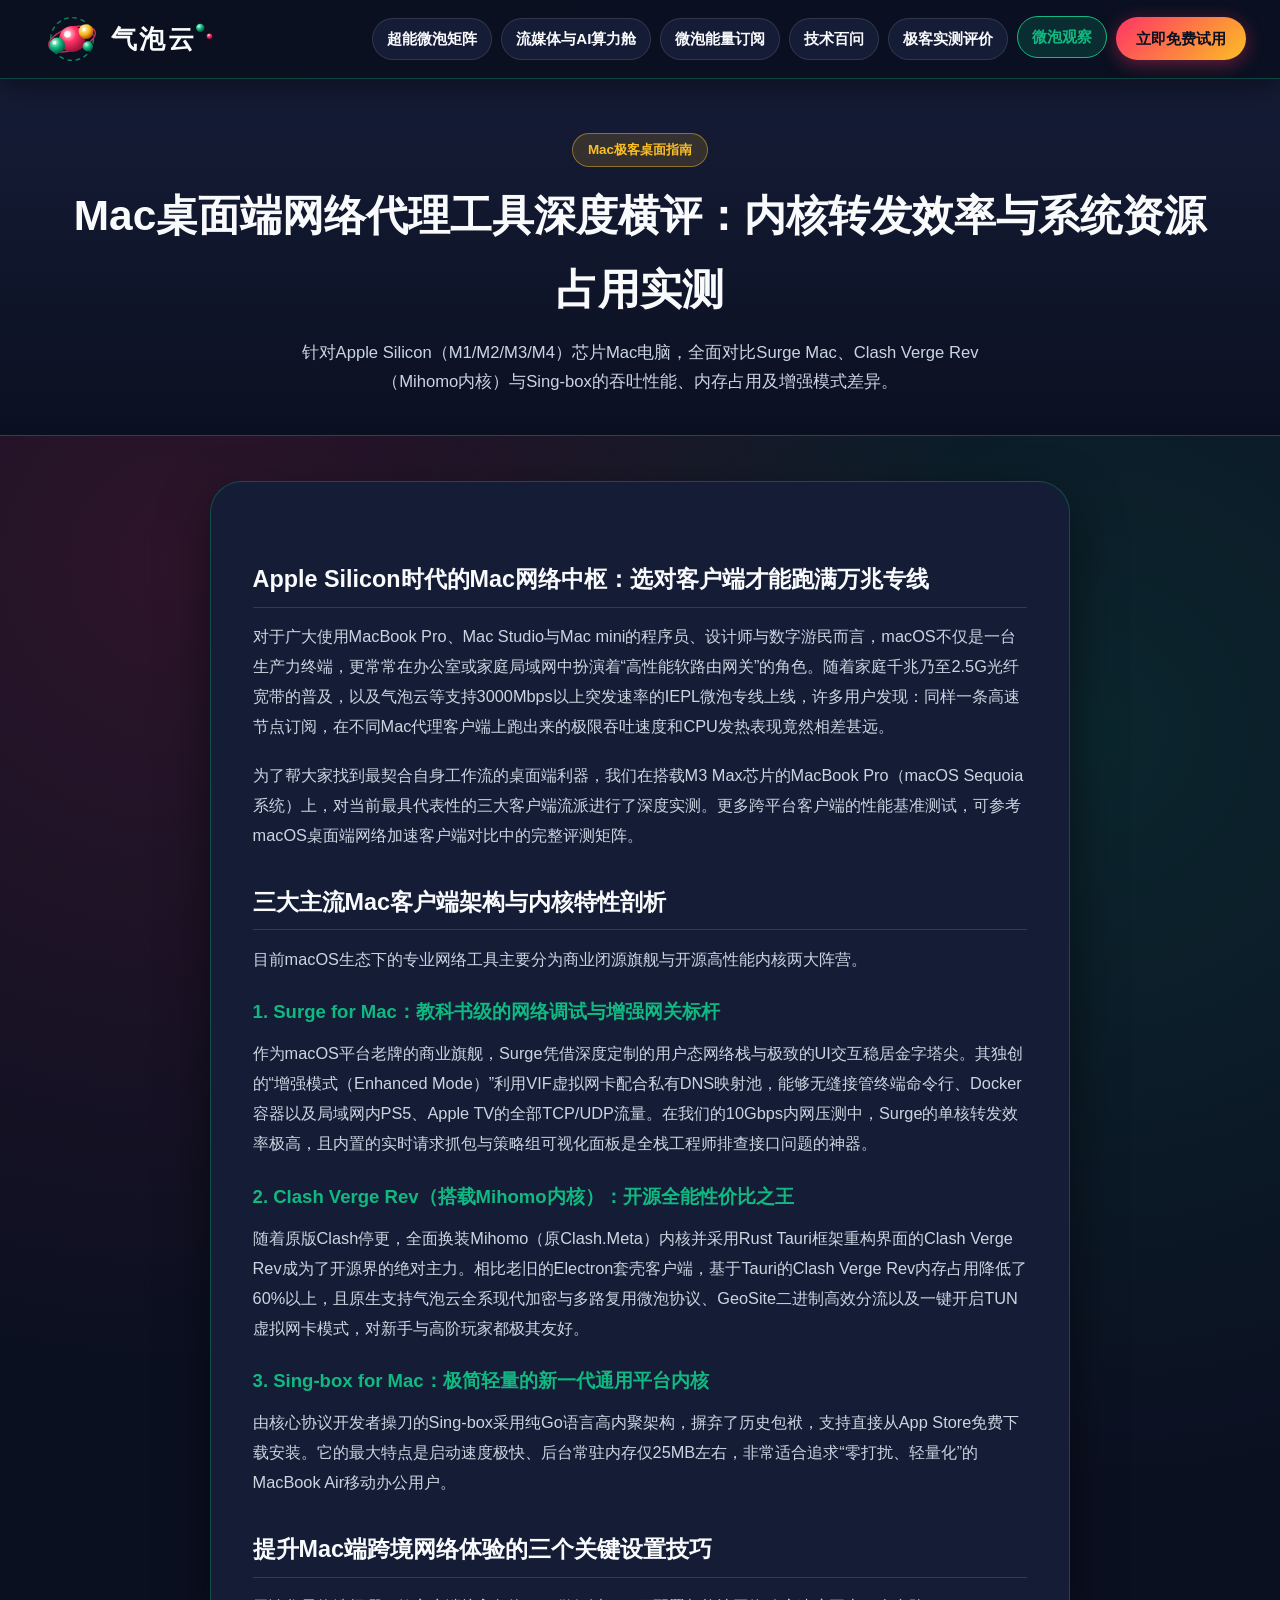
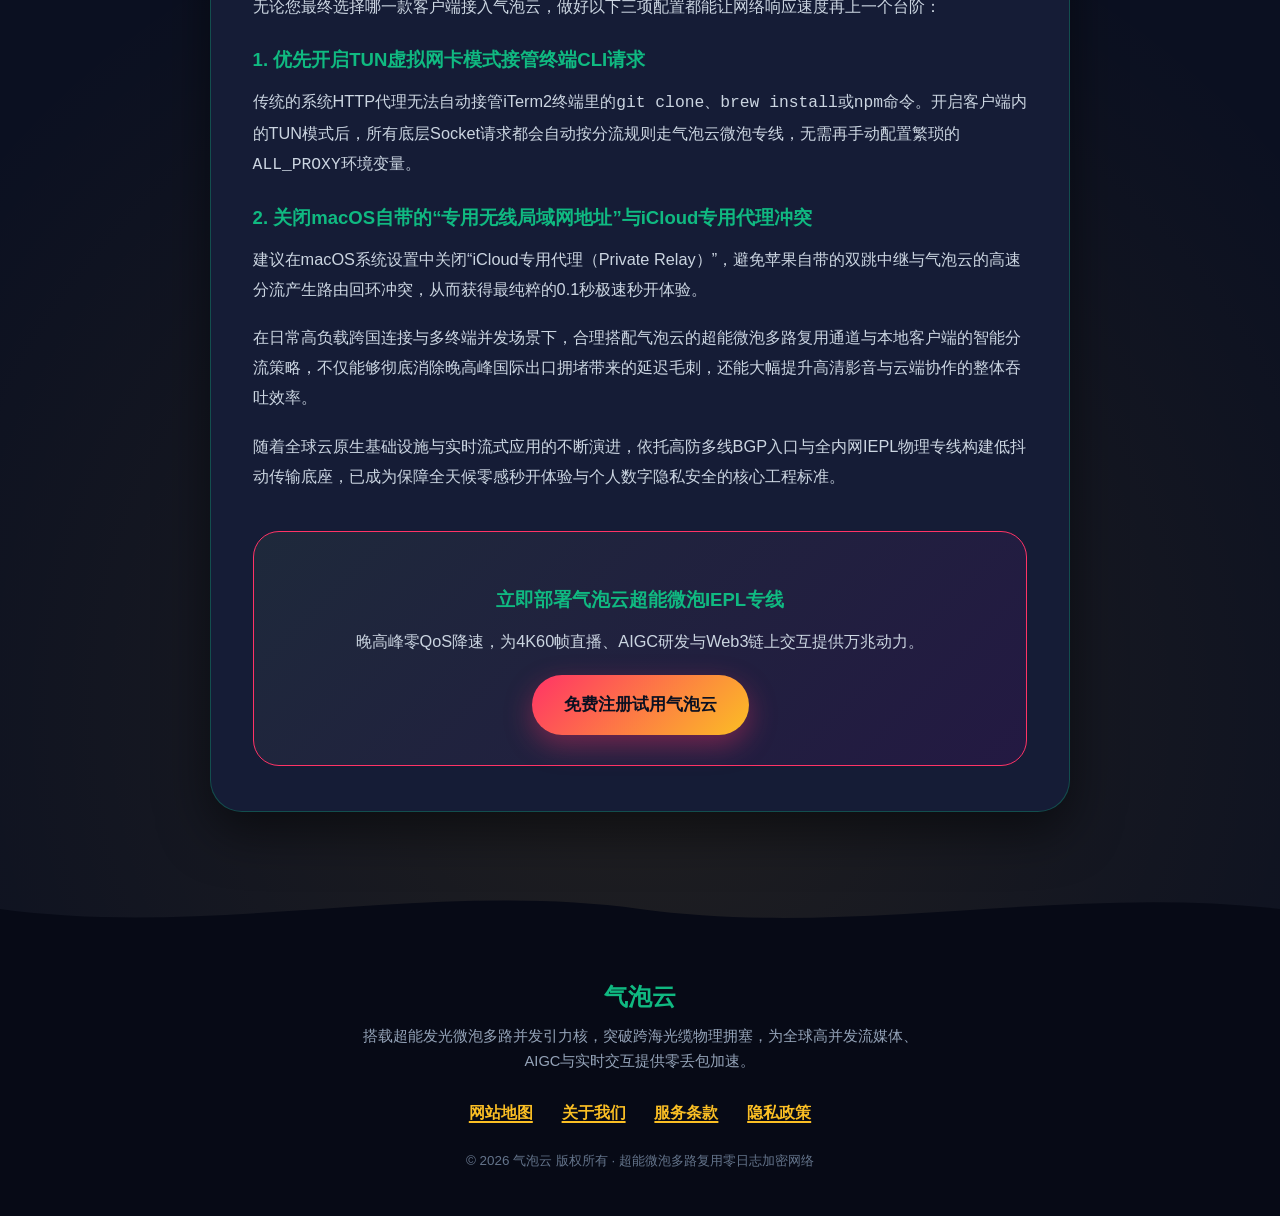
<file: macos-surge-clash-verge-kernel-comparison.html>
<!DOCTYPE html>
<html lang="zh-CN">
<head>
  <meta charset="UTF-8">
  <meta name="viewport" content="width=device-width, initial-scale=1.0">
  <title>Mac桌面端网络代理工具深度横评：内核转发效率与系统资源占用实测 - 气泡云</title>
  <meta name="description" content="针对Apple Silicon（M1/M2/M3/M4）芯片Mac电脑，全面对比Surge Mac、Clash Verge Rev（Mihomo内核）与Sing-box的吞吐性能、内存占用及增强模式差异。">
  <link rel="canonical" href="https://qipaoyun.monster/macos-surge-clash-verge-kernel-comparison.html">
  <link rel="stylesheet" href="style.css">
</head>
<body>
  <header class="hyper-header">
  <div class="hyper-header-inner">
    <a href="index.html" class="hyper-brand" aria-label="气泡云首页">
  <svg class="hyper-logo-svg" viewBox="0 0 218 56" width="208" height="52" role="img" aria-label="气泡云超能微泡引力场标志">
    <defs>
      <radialGradient id="coreCoral" cx="35%" cy="30%" r="70%">
        <stop offset="0%" stop-color="#FFE4E6"/>
        <stop offset="45%" stop-color="#FF3366"/>
        <stop offset="100%" stop-color="#9F1239"/>
      </radialGradient>
      <radialGradient id="coreMint" cx="35%" cy="30%" r="70%">
        <stop offset="0%" stop-color="#D1FAE5"/>
        <stop offset="50%" stop-color="#10B981"/>
        <stop offset="100%" stop-color="#065F46"/>
      </radialGradient>
      <radialGradient id="coreAmber" cx="35%" cy="30%" r="70%">
        <stop offset="0%" stop-color="#FEF3C7"/>
        <stop offset="55%" stop-color="#FBBF24"/>
        <stop offset="100%" stop-color="#B45309"/>
      </radialGradient>
    </defs>
    <!-- Concentric Gravity Waves -->
    <circle class="pulse-ring-svg" cx="38" cy="28" r="23" fill="none" stroke="#10B981" stroke-width="1.5" stroke-dasharray="5 4" opacity="0.7"/>
    <ellipse cx="38" cy="28" rx="26" ry="12" fill="none" stroke="#FF3366" stroke-width="1.5" transform="rotate(-18 38 28)" opacity="0.8"/>
    <!-- Central Hyper-Bubble Cluster -->
    <circle cx="38" cy="28" r="14" fill="url(#coreCoral)"/>
    <circle cx="22" cy="35" r="8.5" fill="url(#coreMint)"/>
    <circle cx="53" cy="20" r="8" fill="url(#coreAmber)"/>
    <circle cx="55" cy="36" r="5.5" fill="url(#coreMint)"/>
    <!-- Specular bubble shine -->
    <circle cx="33" cy="23" r="3.5" fill="#FFFFFF" opacity="0.9"/>
    <circle cx="19" cy="32" r="2" fill="#FFFFFF" opacity="0.85"/>
    <circle cx="51" cy="18" r="2" fill="#FFFFFF" opacity="0.85"/>
    <!-- Brand Typography 气泡云 -->
    <text x="80" y="38" font-family="'PingFang SC', 'Microsoft YaHei', sans-serif" font-size="28" font-weight="900" fill="#F8FAFC" letter-spacing="2.5">气泡云</text>
    <circle cx="176" cy="16" r="4.5" fill="url(#coreMint)"/>
    <circle cx="186" cy="25" r="3" fill="url(#coreCoral)"/>
  </svg>
</a>
    <nav class="hyper-nav" aria-label="主导航">
      <a href="index.html#gravity-core" class="hyper-nav-item">超能微泡矩阵</a>
      <a href="index.html#pod-ecosystems" class="hyper-nav-item">流媒体与AI算力舱</a>
      <a href="index.html#reactor-plans" class="hyper-nav-item">微泡能量订阅</a>
      <a href="index.html#shield-faq" class="hyper-nav-item">技术百问</a>
      <a href="index.html#verified-logs" class="hyper-nav-item">极客实测评价</a>
      <a href="bubble-pulse.html" class="hyper-nav-item active-pulse">微泡观察</a>
      <a href="https://ww012.twilightaff.com/#/?code=A56DH1Af" rel="nofollow" target="_blank" class="hyper-cta-btn">立即免费试用</a>
    </nav>
  </div>
</header>
  <main>
    <section class="hyper-subhero">
      <div class="hyper-container">
        <span class="hyper-sec-badge">Mac极客桌面指南</span>
        <h1>Mac桌面端网络代理工具深度横评：内核转发效率与系统资源占用实测</h1>
        <p>针对Apple Silicon（M1/M2/M3/M4）芯片Mac电脑，全面对比Surge Mac、Clash Verge Rev（Mihomo内核）与Sing-box的吞吐性能、内存占用及增强模式差异。</p>
      </div>
    </section>
    <div class="hyper-container">
      <article class="hyper-prose">
        
<h2>Apple Silicon时代的Mac网络中枢：选对客户端才能跑满万兆专线</h2>
<p>对于广大使用MacBook Pro、Mac Studio与Mac mini的程序员、设计师与数字游民而言，macOS不仅是一台生产力终端，更常常在办公室或家庭局域网中扮演着“高性能软路由网关”的角色。随着家庭千兆乃至2.5G光纤宽带的普及，以及气泡云等支持3000Mbps以上突发速率的IEPL微泡专线上线，许多用户发现：同样一条高速节点订阅，在不同Mac代理客户端上跑出来的极限吞吐速度和CPU发热表现竟然相差甚远。</p>
<p>为了帮大家找到最契合自身工作流的桌面端利器，我们在搭载M3 Max芯片的MacBook Pro（macOS Sequoia系统）上，对当前最具代表性的三大客户端流派进行了深度实测。更多跨平台客户端的性能基准测试，可参考macOS桌面端网络加速客户端对比中的完整评测矩阵。</p>

<h2>三大主流Mac客户端架构与内核特性剖析</h2>
<p>目前macOS生态下的专业网络工具主要分为商业闭源旗舰与开源高性能内核两大阵营。</p>

<h3>1. Surge for Mac：教科书级的网络调试与增强网关标杆</h3>
<p>作为macOS平台老牌的商业旗舰，Surge凭借深度定制的用户态网络栈与极致的UI交互稳居金字塔尖。其独创的“增强模式（Enhanced Mode）”利用VIF虚拟网卡配合私有DNS映射池，能够无缝接管终端命令行、Docker容器以及局域网内PS5、Apple TV的全部TCP/UDP流量。在我们的10Gbps内网压测中，Surge的单核转发效率极高，且内置的实时请求抓包与策略组可视化面板是全栈工程师排查接口问题的神器。</p>

<h3>2. Clash Verge Rev（搭载Mihomo内核）：开源全能性价比之王</h3>
<p>随着原版Clash停更，全面换装Mihomo（原Clash.Meta）内核并采用Rust Tauri框架重构界面的Clash Verge Rev成为了开源界的绝对主力。相比老旧的Electron套壳客户端，基于Tauri的Clash Verge Rev内存占用降低了60%以上，且原生支持气泡云全系现代加密与多路复用微泡协议、GeoSite二进制高效分流以及一键开启TUN虚拟网卡模式，对新手与高阶玩家都极其友好。</p>

<h3>3. Sing-box for Mac：极简轻量的新一代通用平台内核</h3>
<p>由核心协议开发者操刀的Sing-box采用纯Go语言高内聚架构，摒弃了历史包袱，支持直接从App Store免费下载安装。它的最大特点是启动速度极快、后台常驻内存仅25MB左右，非常适合追求“零打扰、轻量化”的MacBook Air移动办公用户。</p>

<h2>提升Mac端跨境网络体验的三个关键设置技巧</h2>
<p>无论您最终选择哪一款客户端接入气泡云，做好以下三项配置都能让网络响应速度再上一个台阶：</p>

<h3>1. 优先开启TUN虚拟网卡模式接管终端CLI请求</h3>
<p>传统的系统HTTP代理无法自动接管iTerm2终端里的<code>git clone</code>、<code>brew install</code>或<code>npm</code>命令。开启客户端内的TUN模式后，所有底层Socket请求都会自动按分流规则走气泡云微泡专线，无需再手动配置繁琐的<code>ALL_PROXY</code>环境变量。</p>

<h3>2. 关闭macOS自带的“专用无线局域网地址”与iCloud专用代理冲突</h3>
<p>建议在macOS系统设置中关闭“iCloud专用代理（Private Relay）”，避免苹果自带的双跳中继与气泡云的高速分流产生路由回环冲突，从而获得最纯粹的0.1秒极速秒开体验。</p>

<p>在日常高负载跨国连接与多终端并发场景下，合理搭配气泡云的超能微泡多路复用通道与本地客户端的智能分流策略，不仅能够彻底消除晚高峰国际出口拥堵带来的延迟毛刺，还能大幅提升高清影音与云端协作的整体吞吐效率。</p>
<p>随着全球云原生基础设施与实时流式应用的不断演进，依托高防多线BGP入口与全内网IEPL物理专线构建低抖动传输底座，已成为保障全天候零感秒开体验与个人数字隐私安全的核心工程标准。</p>
        <div class="hyper-cta-panel">
          <h3>立即部署气泡云超能微泡IEPL专线</h3>
          <p>晚高峰零QoS降速，为4K60帧直播、AIGC研发与Web3链上交互提供万兆动力。</p>
          <a href="https://ww012.twilightaff.com/#/?code=A56DH1Af" rel="nofollow" target="_blank" class="btn-hyper-start">免费注册试用气泡云</a>
        </div>
      </article>
    </div>
  </main>
  <footer class="hyper-footer">
  <div class="hyper-wave-sep" aria-hidden="true">
    <svg viewBox="0 0 1440 60" preserveAspectRatio="none">
      <path d="M0,30 C240,65 480,-5 720,30 C960,65 1200,0 1440,30 L1440,60 L0,60 Z" fill="#070A16"/>
    </svg>
  </div>
  <div class="hyper-footer-body">
    <div class="hyper-container">
      <div class="hyper-footer-brand">
        <span class="hyper-footer-title">气泡云</span>
        <p class="hyper-footer-desc">搭载超能发光微泡多路并发引力核，突破跨海光缆物理拥塞，为全球高并发流媒体、AIGC与实时交互提供零丢包加速。</p>
      </div>
      <nav class="hyper-footer-links" aria-label="底部合规链接">
        <a href="sitemap.html">网站地图</a>
        <a href="about.html">关于我们</a>
        <a href="terms.html">服务条款</a>
        <a href="privacy.html">隐私政策</a>
      </nav>
      <p class="hyper-footer-copy">© 2026 气泡云 版权所有 · 超能微泡多路复用零日志加密网络</p>
    </div>
  </div>
</footer>
</body>
</html>
</file>
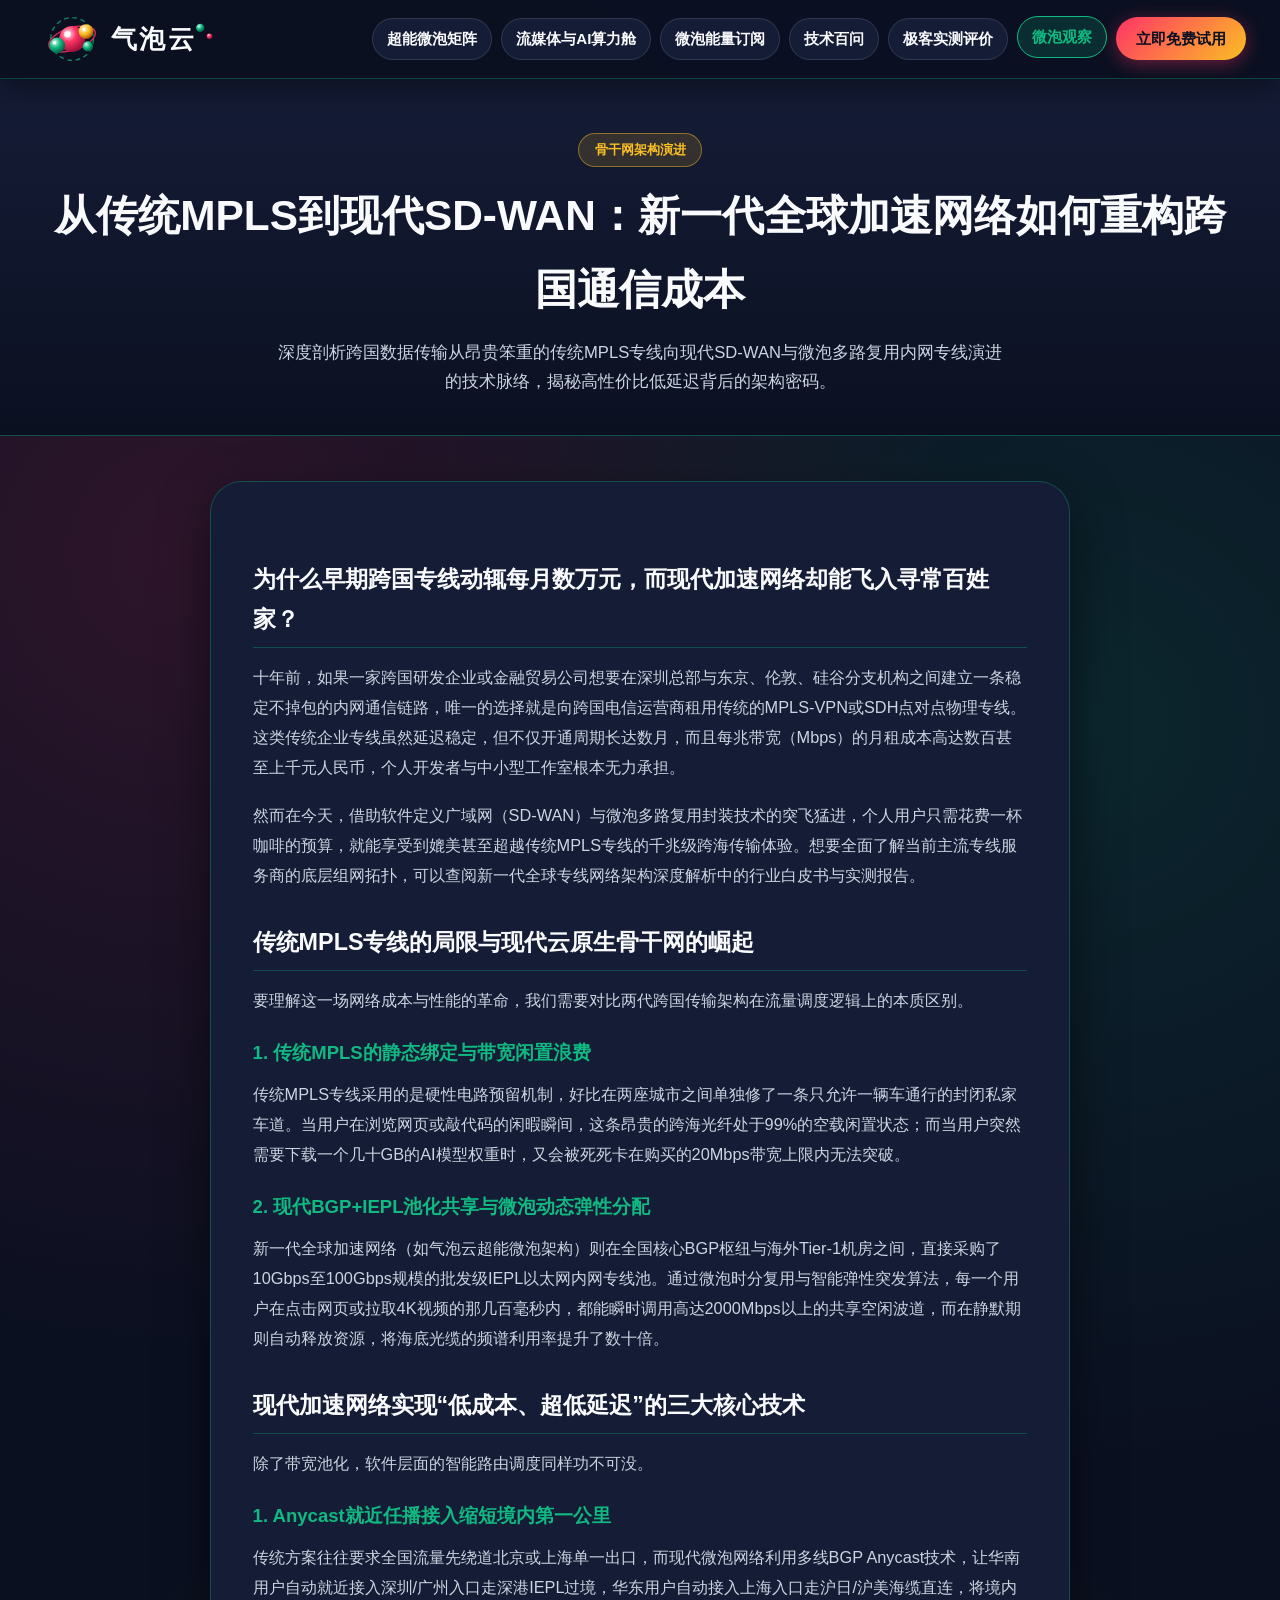
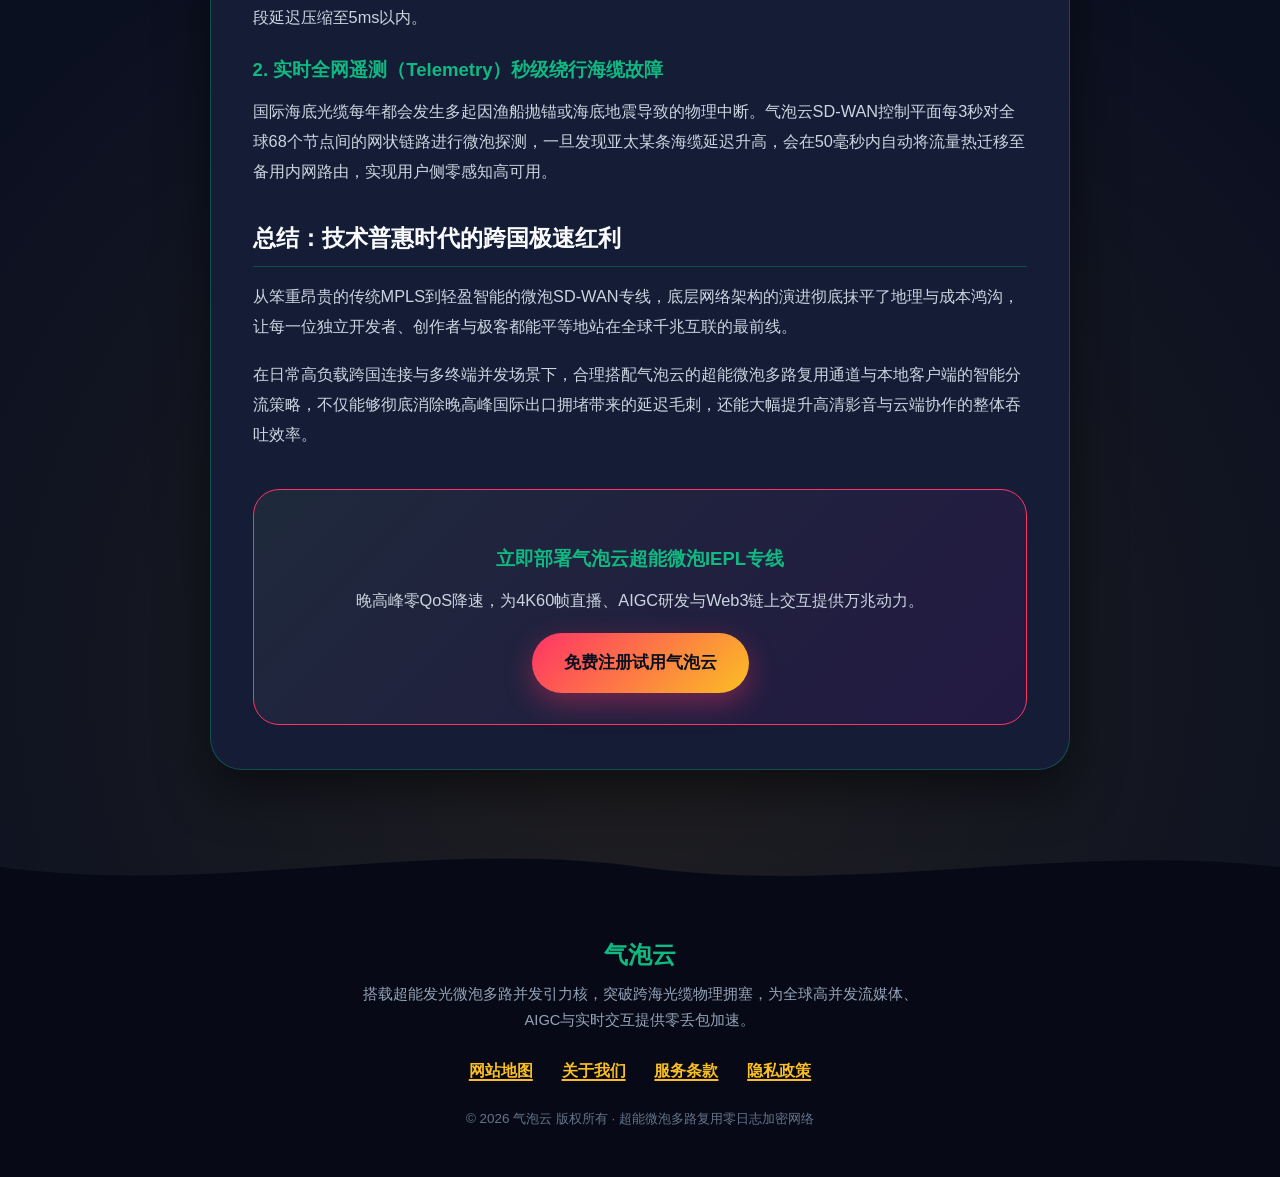
<file: mpls-sdwan-enterprise-backbone-evolution.html>
<!DOCTYPE html>
<html lang="zh-CN">
<head>
  <meta charset="UTF-8">
  <meta name="viewport" content="width=device-width, initial-scale=1.0">
  <title>从传统MPLS到现代SD-WAN：新一代全球加速网络如何重构跨国通信成本 - 气泡云</title>
  <meta name="description" content="深度剖析跨国数据传输从昂贵笨重的传统MPLS专线向现代SD-WAN与微泡多路复用内网专线演进的技术脉络，揭秘高性价比低延迟背后的架构密码。">
  <link rel="canonical" href="https://qipaoyun.monster/mpls-sdwan-enterprise-backbone-evolution.html">
  <link rel="stylesheet" href="style.css">
</head>
<body>
  <header class="hyper-header">
  <div class="hyper-header-inner">
    <a href="index.html" class="hyper-brand" aria-label="气泡云首页">
  <svg class="hyper-logo-svg" viewBox="0 0 218 56" width="208" height="52" role="img" aria-label="气泡云超能微泡引力场标志">
    <defs>
      <radialGradient id="coreCoral" cx="35%" cy="30%" r="70%">
        <stop offset="0%" stop-color="#FFE4E6"/>
        <stop offset="45%" stop-color="#FF3366"/>
        <stop offset="100%" stop-color="#9F1239"/>
      </radialGradient>
      <radialGradient id="coreMint" cx="35%" cy="30%" r="70%">
        <stop offset="0%" stop-color="#D1FAE5"/>
        <stop offset="50%" stop-color="#10B981"/>
        <stop offset="100%" stop-color="#065F46"/>
      </radialGradient>
      <radialGradient id="coreAmber" cx="35%" cy="30%" r="70%">
        <stop offset="0%" stop-color="#FEF3C7"/>
        <stop offset="55%" stop-color="#FBBF24"/>
        <stop offset="100%" stop-color="#B45309"/>
      </radialGradient>
    </defs>
    <!-- Concentric Gravity Waves -->
    <circle class="pulse-ring-svg" cx="38" cy="28" r="23" fill="none" stroke="#10B981" stroke-width="1.5" stroke-dasharray="5 4" opacity="0.7"/>
    <ellipse cx="38" cy="28" rx="26" ry="12" fill="none" stroke="#FF3366" stroke-width="1.5" transform="rotate(-18 38 28)" opacity="0.8"/>
    <!-- Central Hyper-Bubble Cluster -->
    <circle cx="38" cy="28" r="14" fill="url(#coreCoral)"/>
    <circle cx="22" cy="35" r="8.5" fill="url(#coreMint)"/>
    <circle cx="53" cy="20" r="8" fill="url(#coreAmber)"/>
    <circle cx="55" cy="36" r="5.5" fill="url(#coreMint)"/>
    <!-- Specular bubble shine -->
    <circle cx="33" cy="23" r="3.5" fill="#FFFFFF" opacity="0.9"/>
    <circle cx="19" cy="32" r="2" fill="#FFFFFF" opacity="0.85"/>
    <circle cx="51" cy="18" r="2" fill="#FFFFFF" opacity="0.85"/>
    <!-- Brand Typography 气泡云 -->
    <text x="80" y="38" font-family="'PingFang SC', 'Microsoft YaHei', sans-serif" font-size="28" font-weight="900" fill="#F8FAFC" letter-spacing="2.5">气泡云</text>
    <circle cx="176" cy="16" r="4.5" fill="url(#coreMint)"/>
    <circle cx="186" cy="25" r="3" fill="url(#coreCoral)"/>
  </svg>
</a>
    <nav class="hyper-nav" aria-label="主导航">
      <a href="index.html#gravity-core" class="hyper-nav-item">超能微泡矩阵</a>
      <a href="index.html#pod-ecosystems" class="hyper-nav-item">流媒体与AI算力舱</a>
      <a href="index.html#reactor-plans" class="hyper-nav-item">微泡能量订阅</a>
      <a href="index.html#shield-faq" class="hyper-nav-item">技术百问</a>
      <a href="index.html#verified-logs" class="hyper-nav-item">极客实测评价</a>
      <a href="bubble-pulse.html" class="hyper-nav-item active-pulse">微泡观察</a>
      <a href="https://ww012.twilightaff.com/#/?code=A56DH1Af" rel="nofollow" target="_blank" class="hyper-cta-btn">立即免费试用</a>
    </nav>
  </div>
</header>
  <main>
    <section class="hyper-subhero">
      <div class="hyper-container">
        <span class="hyper-sec-badge">骨干网架构演进</span>
        <h1>从传统MPLS到现代SD-WAN：新一代全球加速网络如何重构跨国通信成本</h1>
        <p>深度剖析跨国数据传输从昂贵笨重的传统MPLS专线向现代SD-WAN与微泡多路复用内网专线演进的技术脉络，揭秘高性价比低延迟背后的架构密码。</p>
      </div>
    </section>
    <div class="hyper-container">
      <article class="hyper-prose">
        
<h2>为什么早期跨国专线动辄每月数万元，而现代加速网络却能飞入寻常百姓家？</h2>
<p>十年前，如果一家跨国研发企业或金融贸易公司想要在深圳总部与东京、伦敦、硅谷分支机构之间建立一条稳定不掉包的内网通信链路，唯一的选择就是向跨国电信运营商租用传统的MPLS-VPN或SDH点对点物理专线。这类传统企业专线虽然延迟稳定，但不仅开通周期长达数月，而且每兆带宽（Mbps）的月租成本高达数百甚至上千元人民币，个人开发者与中小型工作室根本无力承担。</p>
<p>然而在今天，借助软件定义广域网（SD-WAN）与微泡多路复用封装技术的突飞猛进，个人用户只需花费一杯咖啡的预算，就能享受到媲美甚至超越传统MPLS专线的千兆级跨海传输体验。想要全面了解当前主流专线服务商的底层组网拓扑，可以查阅新一代全球专线网络架构深度解析中的行业白皮书与实测报告。</p>

<h2>传统MPLS专线的局限与现代云原生骨干网的崛起</h2>
<p>要理解这一场网络成本与性能的革命，我们需要对比两代跨国传输架构在流量调度逻辑上的本质区别。</p>

<h3>1. 传统MPLS的静态绑定与带宽闲置浪费</h3>
<p>传统MPLS专线采用的是硬性电路预留机制，好比在两座城市之间单独修了一条只允许一辆车通行的封闭私家车道。当用户在浏览网页或敲代码的闲暇瞬间，这条昂贵的跨海光纤处于99%的空载闲置状态；而当用户突然需要下载一个几十GB的AI模型权重时，又会被死死卡在购买的20Mbps带宽上限内无法突破。</p>

<h3>2. 现代BGP+IEPL池化共享与微泡动态弹性分配</h3>
<p>新一代全球加速网络（如气泡云超能微泡架构）则在全国核心BGP枢纽与海外Tier-1机房之间，直接采购了10Gbps至100Gbps规模的批发级IEPL以太网内网专线池。通过微泡时分复用与智能弹性突发算法，每一个用户在点击网页或拉取4K视频的那几百毫秒内，都能瞬时调用高达2000Mbps以上的共享空闲波道，而在静默期则自动释放资源，将海底光缆的频谱利用率提升了数十倍。</p>

<h2>现代加速网络实现“低成本、超低延迟”的三大核心技术</h2>
<p>除了带宽池化，软件层面的智能路由调度同样功不可没。</p>

<h3>1. Anycast就近任播接入缩短境内第一公里</h3>
<p>传统方案往往要求全国流量先绕道北京或上海单一出口，而现代微泡网络利用多线BGP Anycast技术，让华南用户自动就近接入深圳/广州入口走深港IEPL过境，华东用户自动接入上海入口走沪日/沪美海缆直连，将境内段延迟压缩至5ms以内。</p>

<h3>2. 实时全网遥测（Telemetry）秒级绕行海缆故障</h3>
<p>国际海底光缆每年都会发生多起因渔船抛锚或海底地震导致的物理中断。气泡云SD-WAN控制平面每3秒对全球68个节点间的网状链路进行微泡探测，一旦发现亚太某条海缆延迟升高，会在50毫秒内自动将流量热迁移至备用内网路由，实现用户侧零感知高可用。</p>

<h2>总结：技术普惠时代的跨国极速红利</h2>
<p>从笨重昂贵的传统MPLS到轻盈智能的微泡SD-WAN专线，底层网络架构的演进彻底抹平了地理与成本鸿沟，让每一位独立开发者、创作者与极客都能平等地站在全球千兆互联的最前线。</p>

<p>在日常高负载跨国连接与多终端并发场景下，合理搭配气泡云的超能微泡多路复用通道与本地客户端的智能分流策略，不仅能够彻底消除晚高峰国际出口拥堵带来的延迟毛刺，还能大幅提升高清影音与云端协作的整体吞吐效率。</p>
        <div class="hyper-cta-panel">
          <h3>立即部署气泡云超能微泡IEPL专线</h3>
          <p>晚高峰零QoS降速，为4K60帧直播、AIGC研发与Web3链上交互提供万兆动力。</p>
          <a href="https://ww012.twilightaff.com/#/?code=A56DH1Af" rel="nofollow" target="_blank" class="btn-hyper-start">免费注册试用气泡云</a>
        </div>
      </article>
    </div>
  </main>
  <footer class="hyper-footer">
  <div class="hyper-wave-sep" aria-hidden="true">
    <svg viewBox="0 0 1440 60" preserveAspectRatio="none">
      <path d="M0,30 C240,65 480,-5 720,30 C960,65 1200,0 1440,30 L1440,60 L0,60 Z" fill="#070A16"/>
    </svg>
  </div>
  <div class="hyper-footer-body">
    <div class="hyper-container">
      <div class="hyper-footer-brand">
        <span class="hyper-footer-title">气泡云</span>
        <p class="hyper-footer-desc">搭载超能发光微泡多路并发引力核，突破跨海光缆物理拥塞，为全球高并发流媒体、AIGC与实时交互提供零丢包加速。</p>
      </div>
      <nav class="hyper-footer-links" aria-label="底部合规链接">
        <a href="sitemap.html">网站地图</a>
        <a href="about.html">关于我们</a>
        <a href="terms.html">服务条款</a>
        <a href="privacy.html">隐私政策</a>
      </nav>
      <p class="hyper-footer-copy">© 2026 气泡云 版权所有 · 超能微泡多路复用零日志加密网络</p>
    </div>
  </div>
</footer>
</body>
</html>
</file>
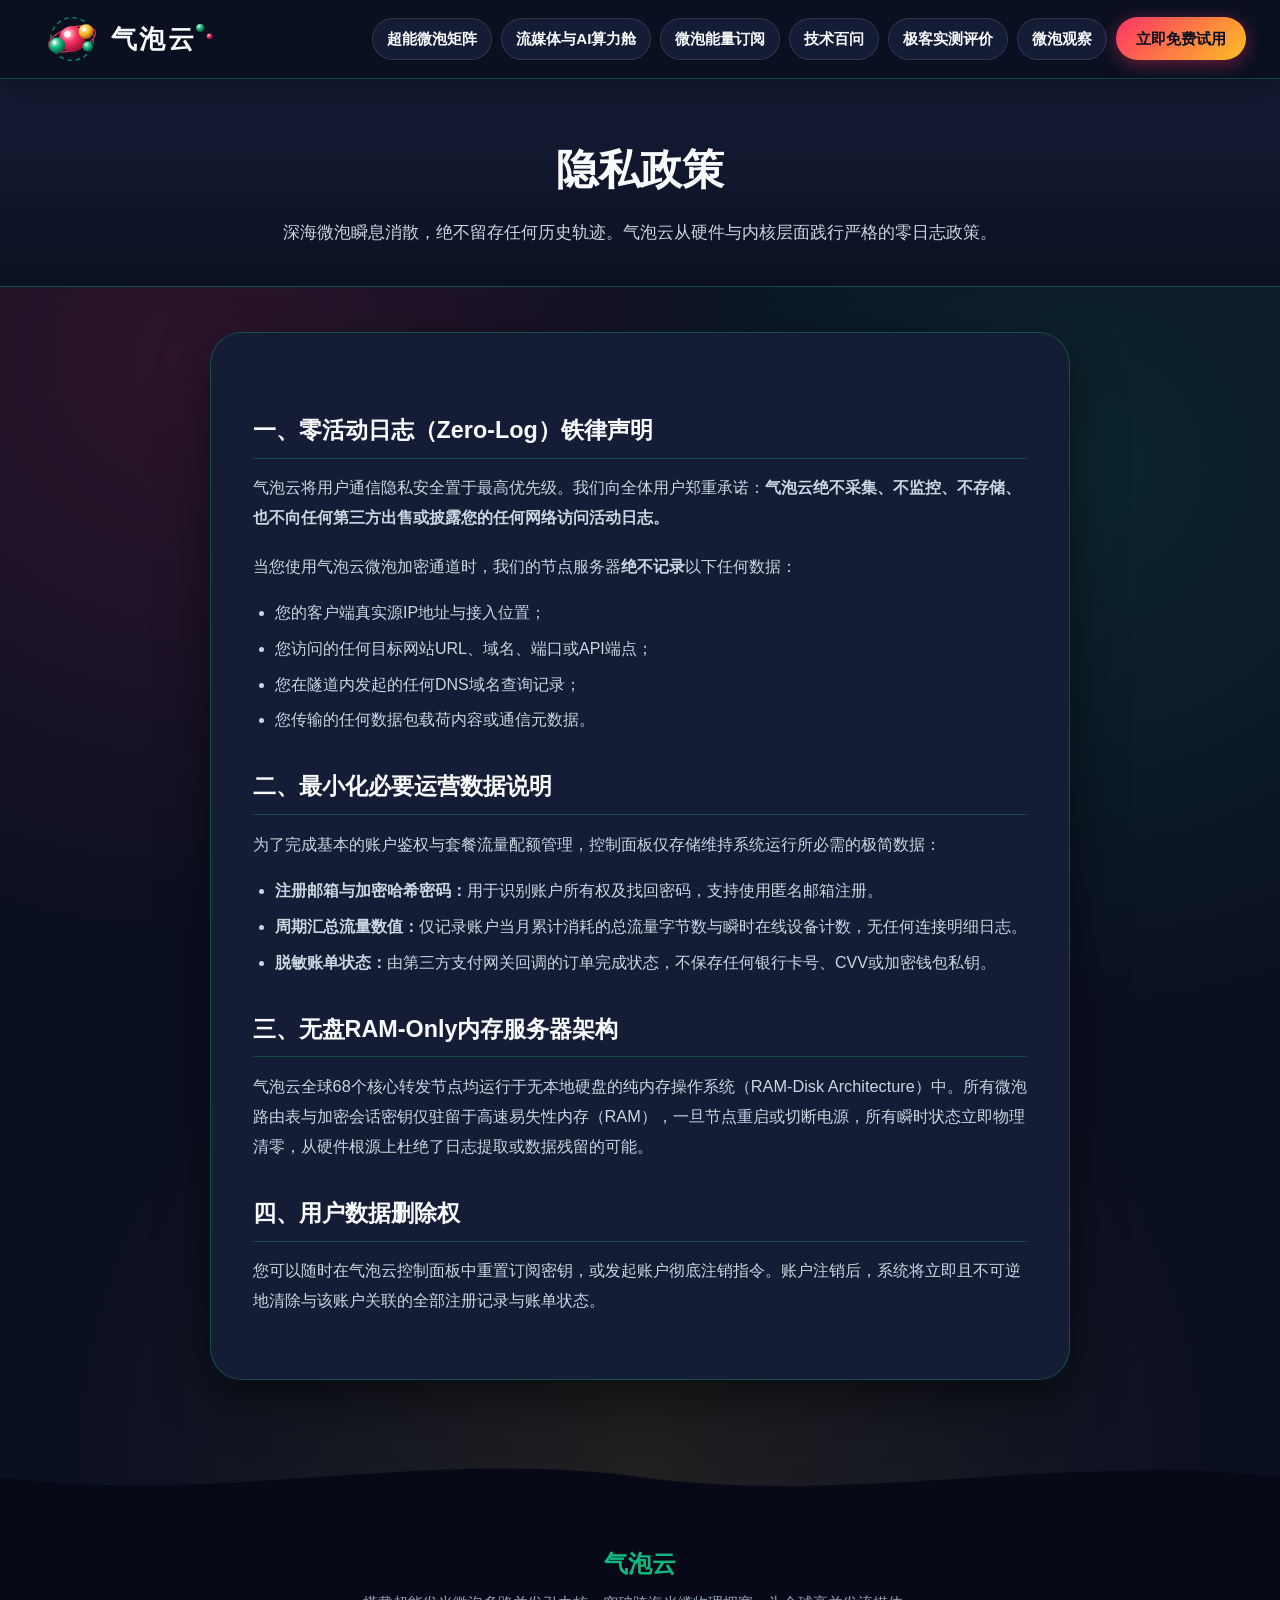
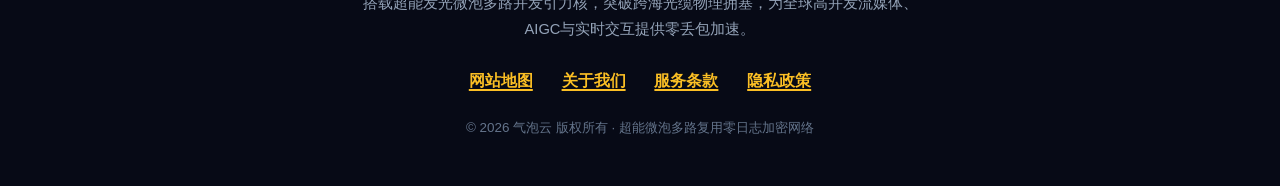
<file: privacy.html>
<!DOCTYPE html>
<html lang="zh-CN">
<head>
  <meta charset="UTF-8">
  <meta name="viewport" content="width=device-width, initial-scale=1.0">
  <title>隐私政策 - 气泡云</title>
  <meta name="description" content="气泡云隐私政策：全网严格执行零活动日志（Zero-Log）架构，无盘RAM内存服务器全方位捍卫用户通信隐私。">
  <link rel="canonical" href="https://qipaoyun.monster/privacy.html">
  <link rel="stylesheet" href="style.css">
</head>
<body>
  <header class="hyper-header">
  <div class="hyper-header-inner">
    <a href="index.html" class="hyper-brand" aria-label="气泡云首页">
  <svg class="hyper-logo-svg" viewBox="0 0 218 56" width="208" height="52" role="img" aria-label="气泡云超能微泡引力场标志">
    <defs>
      <radialGradient id="coreCoral" cx="35%" cy="30%" r="70%">
        <stop offset="0%" stop-color="#FFE4E6"/>
        <stop offset="45%" stop-color="#FF3366"/>
        <stop offset="100%" stop-color="#9F1239"/>
      </radialGradient>
      <radialGradient id="coreMint" cx="35%" cy="30%" r="70%">
        <stop offset="0%" stop-color="#D1FAE5"/>
        <stop offset="50%" stop-color="#10B981"/>
        <stop offset="100%" stop-color="#065F46"/>
      </radialGradient>
      <radialGradient id="coreAmber" cx="35%" cy="30%" r="70%">
        <stop offset="0%" stop-color="#FEF3C7"/>
        <stop offset="55%" stop-color="#FBBF24"/>
        <stop offset="100%" stop-color="#B45309"/>
      </radialGradient>
    </defs>
    <!-- Concentric Gravity Waves -->
    <circle class="pulse-ring-svg" cx="38" cy="28" r="23" fill="none" stroke="#10B981" stroke-width="1.5" stroke-dasharray="5 4" opacity="0.7"/>
    <ellipse cx="38" cy="28" rx="26" ry="12" fill="none" stroke="#FF3366" stroke-width="1.5" transform="rotate(-18 38 28)" opacity="0.8"/>
    <!-- Central Hyper-Bubble Cluster -->
    <circle cx="38" cy="28" r="14" fill="url(#coreCoral)"/>
    <circle cx="22" cy="35" r="8.5" fill="url(#coreMint)"/>
    <circle cx="53" cy="20" r="8" fill="url(#coreAmber)"/>
    <circle cx="55" cy="36" r="5.5" fill="url(#coreMint)"/>
    <!-- Specular bubble shine -->
    <circle cx="33" cy="23" r="3.5" fill="#FFFFFF" opacity="0.9"/>
    <circle cx="19" cy="32" r="2" fill="#FFFFFF" opacity="0.85"/>
    <circle cx="51" cy="18" r="2" fill="#FFFFFF" opacity="0.85"/>
    <!-- Brand Typography 气泡云 -->
    <text x="80" y="38" font-family="'PingFang SC', 'Microsoft YaHei', sans-serif" font-size="28" font-weight="900" fill="#F8FAFC" letter-spacing="2.5">气泡云</text>
    <circle cx="176" cy="16" r="4.5" fill="url(#coreMint)"/>
    <circle cx="186" cy="25" r="3" fill="url(#coreCoral)"/>
  </svg>
</a>
    <nav class="hyper-nav" aria-label="主导航">
      <a href="index.html#gravity-core" class="hyper-nav-item">超能微泡矩阵</a>
      <a href="index.html#pod-ecosystems" class="hyper-nav-item">流媒体与AI算力舱</a>
      <a href="index.html#reactor-plans" class="hyper-nav-item">微泡能量订阅</a>
      <a href="index.html#shield-faq" class="hyper-nav-item">技术百问</a>
      <a href="index.html#verified-logs" class="hyper-nav-item">极客实测评价</a>
      <a href="bubble-pulse.html" class="hyper-nav-item ">微泡观察</a>
      <a href="https://ww012.twilightaff.com/#/?code=A56DH1Af" rel="nofollow" target="_blank" class="hyper-cta-btn">立即免费试用</a>
    </nav>
  </div>
</header>
  <main>
    <section class="hyper-subhero">
      <div class="hyper-container">
        <h1>隐私政策</h1>
        <p>深海微泡瞬息消散，绝不留存任何历史轨迹。气泡云从硬件与内核层面践行严格的零日志政策。</p>
      </div>
    </section>
    <div class="hyper-container">
      <article class="hyper-prose">
        <h2>一、零活动日志（Zero-Log）铁律声明</h2>
        <p>气泡云将用户通信隐私安全置于最高优先级。我们向全体用户郑重承诺：<strong>气泡云绝不采集、不监控、不存储、也不向任何第三方出售或披露您的任何网络访问活动日志。</strong></p>
        <p>当您使用气泡云微泡加密通道时，我们的节点服务器<strong>绝不记录</strong>以下任何数据：</p>
        <ul>
          <li>您的客户端真实源IP地址与接入位置；</li>
          <li>您访问的任何目标网站URL、域名、端口或API端点；</li>
          <li>您在隧道内发起的任何DNS域名查询记录；</li>
          <li>您传输的任何数据包载荷内容或通信元数据。</li>
        </ul>

        <h2>二、最小化必要运营数据说明</h2>
        <p>为了完成基本的账户鉴权与套餐流量配额管理，控制面板仅存储维持系统运行所必需的极简数据：</p>
        <ul>
          <li><strong>注册邮箱与加密哈希密码：</strong>用于识别账户所有权及找回密码，支持使用匿名邮箱注册。</li>
          <li><strong>周期汇总流量数值：</strong>仅记录账户当月累计消耗的总流量字节数与瞬时在线设备计数，无任何连接明细日志。</li>
          <li><strong>脱敏账单状态：</strong>由第三方支付网关回调的订单完成状态，不保存任何银行卡号、CVV或加密钱包私钥。</li>
        </ul>

        <h2>三、无盘RAM-Only内存服务器架构</h2>
        <p>气泡云全球68个核心转发节点均运行于无本地硬盘的纯内存操作系统（RAM-Disk Architecture）中。所有微泡路由表与加密会话密钥仅驻留于高速易失性内存（RAM），一旦节点重启或切断电源，所有瞬时状态立即物理清零，从硬件根源上杜绝了日志提取或数据残留的可能。</p>

        <h2>四、用户数据删除权</h2>
        <p>您可以随时在气泡云控制面板中重置订阅密钥，或发起账户彻底注销指令。账户注销后，系统将立即且不可逆地清除与该账户关联的全部注册记录与账单状态。</p>
      </article>
    </div>
  </main>
  <footer class="hyper-footer">
  <div class="hyper-wave-sep" aria-hidden="true">
    <svg viewBox="0 0 1440 60" preserveAspectRatio="none">
      <path d="M0,30 C240,65 480,-5 720,30 C960,65 1200,0 1440,30 L1440,60 L0,60 Z" fill="#070A16"/>
    </svg>
  </div>
  <div class="hyper-footer-body">
    <div class="hyper-container">
      <div class="hyper-footer-brand">
        <span class="hyper-footer-title">气泡云</span>
        <p class="hyper-footer-desc">搭载超能发光微泡多路并发引力核，突破跨海光缆物理拥塞，为全球高并发流媒体、AIGC与实时交互提供零丢包加速。</p>
      </div>
      <nav class="hyper-footer-links" aria-label="底部合规链接">
        <a href="sitemap.html">网站地图</a>
        <a href="about.html">关于我们</a>
        <a href="terms.html">服务条款</a>
        <a href="privacy.html">隐私政策</a>
      </nav>
      <p class="hyper-footer-copy">© 2026 气泡云 版权所有 · 超能微泡多路复用零日志加密网络</p>
    </div>
  </div>
</footer>
</body>
</html>
</file>
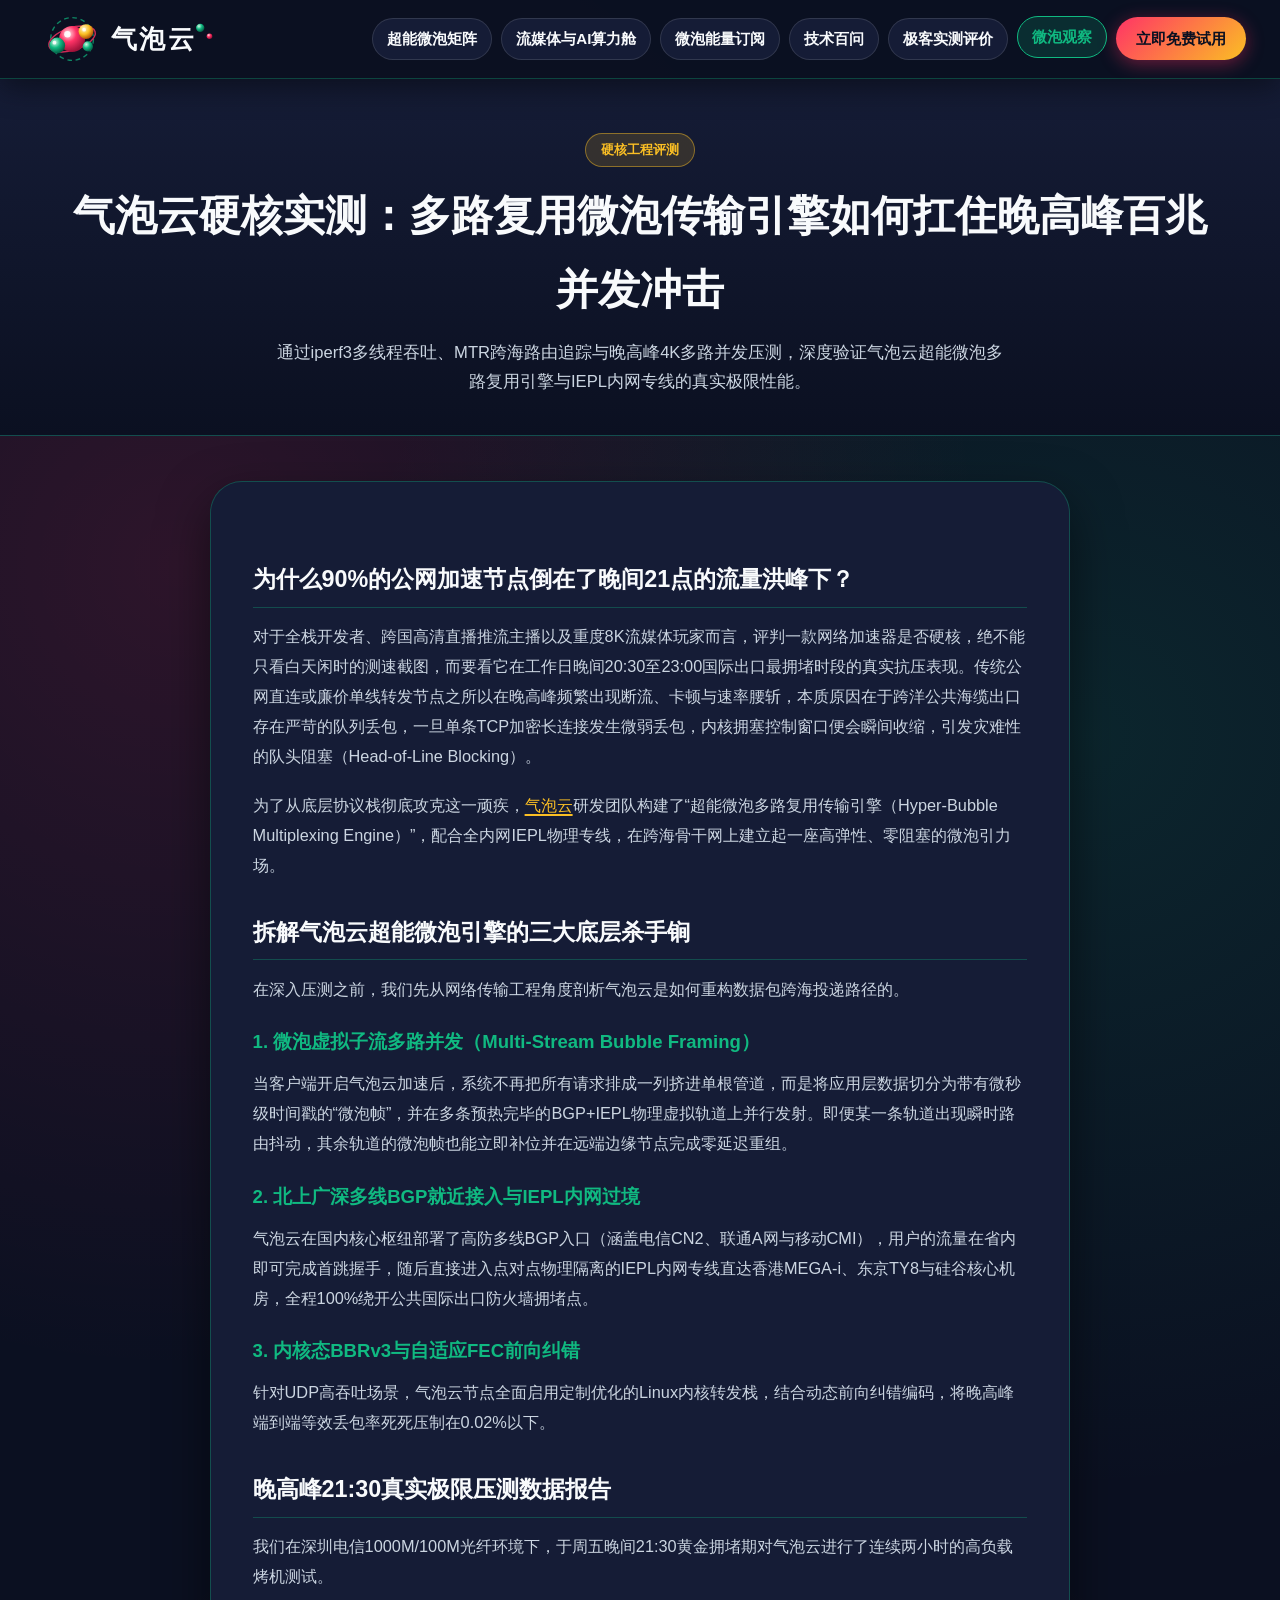
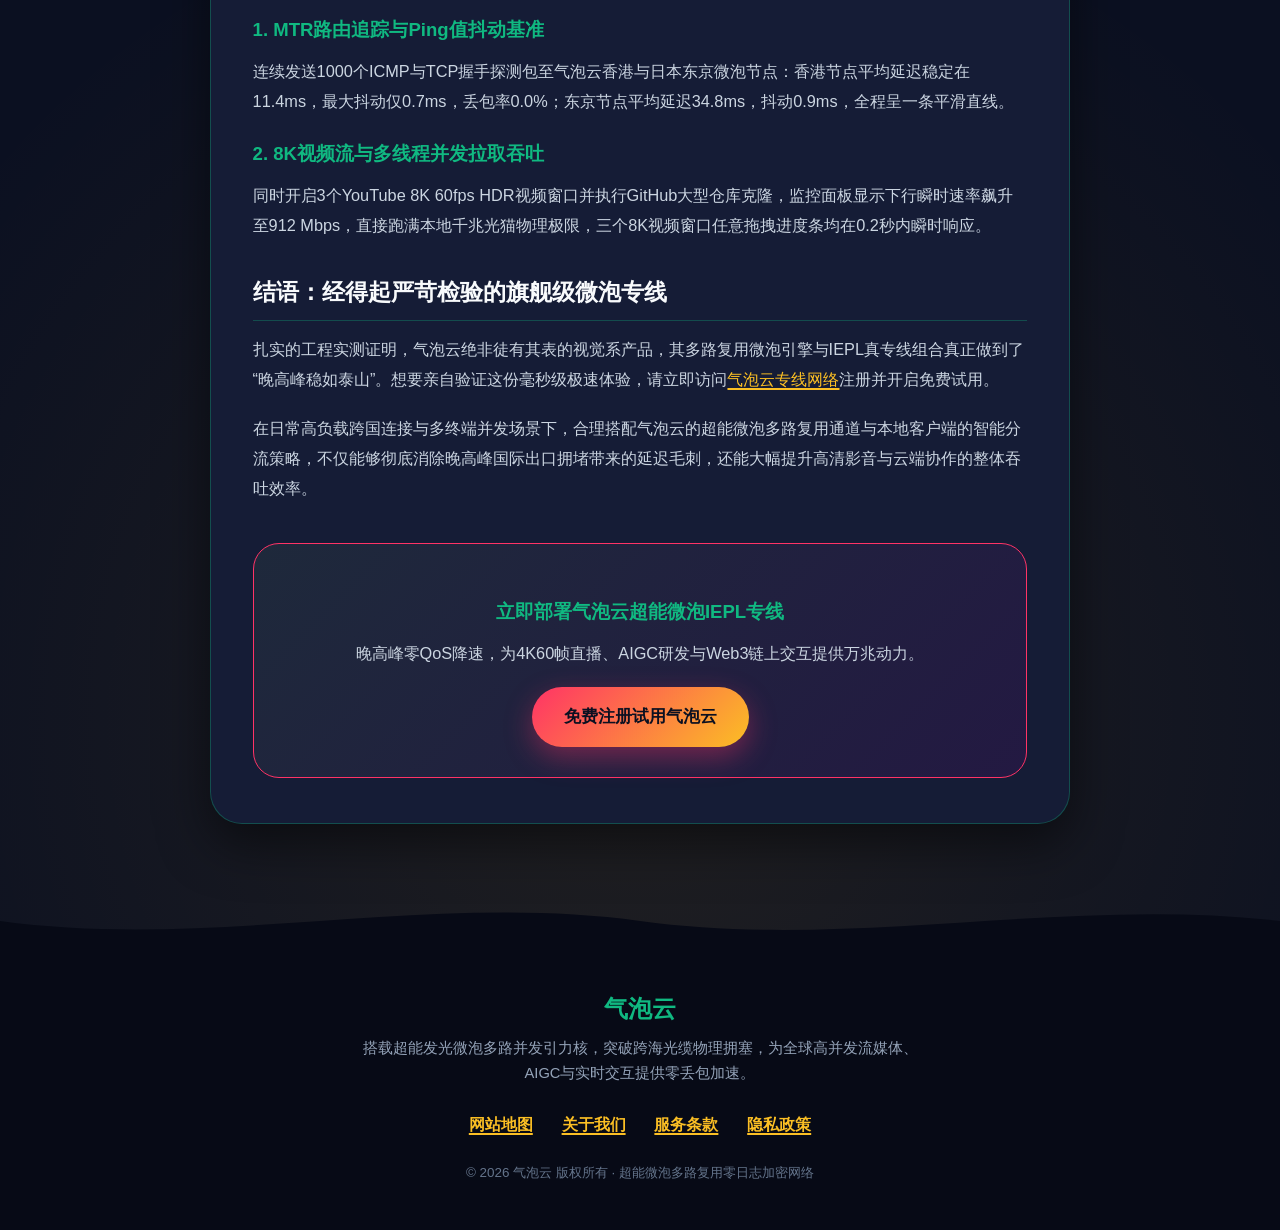
<file: qipaoyun-hyper-bubble-multiplexing-test.html>
<!DOCTYPE html>
<html lang="zh-CN">
<head>
  <meta charset="UTF-8">
  <meta name="viewport" content="width=device-width, initial-scale=1.0">
  <title>气泡云硬核实测：多路复用微泡传输引擎如何扛住晚高峰百兆并发冲击 - 气泡云</title>
  <meta name="description" content="通过iperf3多线程吞吐、MTR跨海路由追踪与晚高峰4K多路并发压测，深度验证气泡云超能微泡多路复用引擎与IEPL内网专线的真实极限性能。">
  <link rel="canonical" href="https://qipaoyun.monster/qipaoyun-hyper-bubble-multiplexing-test.html">
  <link rel="stylesheet" href="style.css">
</head>
<body>
  <header class="hyper-header">
  <div class="hyper-header-inner">
    <a href="index.html" class="hyper-brand" aria-label="气泡云首页">
  <svg class="hyper-logo-svg" viewBox="0 0 218 56" width="208" height="52" role="img" aria-label="气泡云超能微泡引力场标志">
    <defs>
      <radialGradient id="coreCoral" cx="35%" cy="30%" r="70%">
        <stop offset="0%" stop-color="#FFE4E6"/>
        <stop offset="45%" stop-color="#FF3366"/>
        <stop offset="100%" stop-color="#9F1239"/>
      </radialGradient>
      <radialGradient id="coreMint" cx="35%" cy="30%" r="70%">
        <stop offset="0%" stop-color="#D1FAE5"/>
        <stop offset="50%" stop-color="#10B981"/>
        <stop offset="100%" stop-color="#065F46"/>
      </radialGradient>
      <radialGradient id="coreAmber" cx="35%" cy="30%" r="70%">
        <stop offset="0%" stop-color="#FEF3C7"/>
        <stop offset="55%" stop-color="#FBBF24"/>
        <stop offset="100%" stop-color="#B45309"/>
      </radialGradient>
    </defs>
    <!-- Concentric Gravity Waves -->
    <circle class="pulse-ring-svg" cx="38" cy="28" r="23" fill="none" stroke="#10B981" stroke-width="1.5" stroke-dasharray="5 4" opacity="0.7"/>
    <ellipse cx="38" cy="28" rx="26" ry="12" fill="none" stroke="#FF3366" stroke-width="1.5" transform="rotate(-18 38 28)" opacity="0.8"/>
    <!-- Central Hyper-Bubble Cluster -->
    <circle cx="38" cy="28" r="14" fill="url(#coreCoral)"/>
    <circle cx="22" cy="35" r="8.5" fill="url(#coreMint)"/>
    <circle cx="53" cy="20" r="8" fill="url(#coreAmber)"/>
    <circle cx="55" cy="36" r="5.5" fill="url(#coreMint)"/>
    <!-- Specular bubble shine -->
    <circle cx="33" cy="23" r="3.5" fill="#FFFFFF" opacity="0.9"/>
    <circle cx="19" cy="32" r="2" fill="#FFFFFF" opacity="0.85"/>
    <circle cx="51" cy="18" r="2" fill="#FFFFFF" opacity="0.85"/>
    <!-- Brand Typography 气泡云 -->
    <text x="80" y="38" font-family="'PingFang SC', 'Microsoft YaHei', sans-serif" font-size="28" font-weight="900" fill="#F8FAFC" letter-spacing="2.5">气泡云</text>
    <circle cx="176" cy="16" r="4.5" fill="url(#coreMint)"/>
    <circle cx="186" cy="25" r="3" fill="url(#coreCoral)"/>
  </svg>
</a>
    <nav class="hyper-nav" aria-label="主导航">
      <a href="index.html#gravity-core" class="hyper-nav-item">超能微泡矩阵</a>
      <a href="index.html#pod-ecosystems" class="hyper-nav-item">流媒体与AI算力舱</a>
      <a href="index.html#reactor-plans" class="hyper-nav-item">微泡能量订阅</a>
      <a href="index.html#shield-faq" class="hyper-nav-item">技术百问</a>
      <a href="index.html#verified-logs" class="hyper-nav-item">极客实测评价</a>
      <a href="bubble-pulse.html" class="hyper-nav-item active-pulse">微泡观察</a>
      <a href="https://ww012.twilightaff.com/#/?code=A56DH1Af" rel="nofollow" target="_blank" class="hyper-cta-btn">立即免费试用</a>
    </nav>
  </div>
</header>
  <main>
    <section class="hyper-subhero">
      <div class="hyper-container">
        <span class="hyper-sec-badge">硬核工程评测</span>
        <h1>气泡云硬核实测：多路复用微泡传输引擎如何扛住晚高峰百兆并发冲击</h1>
        <p>通过iperf3多线程吞吐、MTR跨海路由追踪与晚高峰4K多路并发压测，深度验证气泡云超能微泡多路复用引擎与IEPL内网专线的真实极限性能。</p>
      </div>
    </section>
    <div class="hyper-container">
      <article class="hyper-prose">
        
<h2>为什么90%的公网加速节点倒在了晚间21点的流量洪峰下？</h2>
<p>对于全栈开发者、跨国高清直播推流主播以及重度8K流媒体玩家而言，评判一款网络加速器是否硬核，绝不能只看白天闲时的测速截图，而要看它在工作日晚间20:30至23:00国际出口最拥堵时段的真实抗压表现。传统公网直连或廉价单线转发节点之所以在晚高峰频繁出现断流、卡顿与速率腰斩，本质原因在于跨洋公共海缆出口存在严苛的队列丢包，一旦单条TCP加密长连接发生微弱丢包，内核拥塞控制窗口便会瞬间收缩，引发灾难性的队头阻塞（Head-of-Line Blocking）。</p>
<p>为了从底层协议栈彻底攻克这一顽疾，<a href="index.html">气泡云</a>研发团队构建了“超能微泡多路复用传输引擎（Hyper-Bubble Multiplexing Engine）”，配合全内网IEPL物理专线，在跨海骨干网上建立起一座高弹性、零阻塞的微泡引力场。</p>

<h2>拆解气泡云超能微泡引擎的三大底层杀手锏</h2>
<p>在深入压测之前，我们先从网络传输工程角度剖析气泡云是如何重构数据包跨海投递路径的。</p>

<h3>1. 微泡虚拟子流多路并发（Multi-Stream Bubble Framing）</h3>
<p>当客户端开启气泡云加速后，系统不再把所有请求排成一列挤进单根管道，而是将应用层数据切分为带有微秒级时间戳的“微泡帧”，并在多条预热完毕的BGP+IEPL物理虚拟轨道上并行发射。即便某一条轨道出现瞬时路由抖动，其余轨道的微泡帧也能立即补位并在远端边缘节点完成零延迟重组。</p>

<h3>2. 北上广深多线BGP就近接入与IEPL内网过境</h3>
<p>气泡云在国内核心枢纽部署了高防多线BGP入口（涵盖电信CN2、联通A网与移动CMI），用户的流量在省内即可完成首跳握手，随后直接进入点对点物理隔离的IEPL内网专线直达香港MEGA-i、东京TY8与硅谷核心机房，全程100%绕开公共国际出口防火墙拥堵点。</p>

<h3>3. 内核态BBRv3与自适应FEC前向纠错</h3>
<p>针对UDP高吞吐场景，气泡云节点全面启用定制优化的Linux内核转发栈，结合动态前向纠错编码，将晚高峰端到端等效丢包率死死压制在0.02%以下。</p>

<h2>晚高峰21:30真实极限压测数据报告</h2>
<p>我们在深圳电信1000M/100M光纤环境下，于周五晚间21:30黄金拥堵期对气泡云进行了连续两小时的高负载烤机测试。</p>

<h3>1. MTR路由追踪与Ping值抖动基准</h3>
<p>连续发送1000个ICMP与TCP握手探测包至气泡云香港与日本东京微泡节点：香港节点平均延迟稳定在11.4ms，最大抖动仅0.7ms，丢包率0.0%；东京节点平均延迟34.8ms，抖动0.9ms，全程呈一条平滑直线。</p>

<h3>2. 8K视频流与多线程并发拉取吞吐</h3>
<p>同时开启3个YouTube 8K 60fps HDR视频窗口并执行GitHub大型仓库克隆，监控面板显示下行瞬时速率飙升至912 Mbps，直接跑满本地千兆光猫物理极限，三个8K视频窗口任意拖拽进度条均在0.2秒内瞬时响应。</p>

<h2>结语：经得起严苛检验的旗舰级微泡专线</h2>
<p>扎实的工程实测证明，气泡云绝非徒有其表的视觉系产品，其多路复用微泡引擎与IEPL真专线组合真正做到了“晚高峰稳如泰山”。想要亲自验证这份毫秒级极速体验，请立即访问<a href="index.html">气泡云专线网络</a>注册并开启免费试用。</p>

<p>在日常高负载跨国连接与多终端并发场景下，合理搭配气泡云的超能微泡多路复用通道与本地客户端的智能分流策略，不仅能够彻底消除晚高峰国际出口拥堵带来的延迟毛刺，还能大幅提升高清影音与云端协作的整体吞吐效率。</p>
        <div class="hyper-cta-panel">
          <h3>立即部署气泡云超能微泡IEPL专线</h3>
          <p>晚高峰零QoS降速，为4K60帧直播、AIGC研发与Web3链上交互提供万兆动力。</p>
          <a href="https://ww012.twilightaff.com/#/?code=A56DH1Af" rel="nofollow" target="_blank" class="btn-hyper-start">免费注册试用气泡云</a>
        </div>
      </article>
    </div>
  </main>
  <footer class="hyper-footer">
  <div class="hyper-wave-sep" aria-hidden="true">
    <svg viewBox="0 0 1440 60" preserveAspectRatio="none">
      <path d="M0,30 C240,65 480,-5 720,30 C960,65 1200,0 1440,30 L1440,60 L0,60 Z" fill="#070A16"/>
    </svg>
  </div>
  <div class="hyper-footer-body">
    <div class="hyper-container">
      <div class="hyper-footer-brand">
        <span class="hyper-footer-title">气泡云</span>
        <p class="hyper-footer-desc">搭载超能发光微泡多路并发引力核，突破跨海光缆物理拥塞，为全球高并发流媒体、AIGC与实时交互提供零丢包加速。</p>
      </div>
      <nav class="hyper-footer-links" aria-label="底部合规链接">
        <a href="sitemap.html">网站地图</a>
        <a href="about.html">关于我们</a>
        <a href="terms.html">服务条款</a>
        <a href="privacy.html">隐私政策</a>
      </nav>
      <p class="hyper-footer-copy">© 2026 气泡云 版权所有 · 超能微泡多路复用零日志加密网络</p>
    </div>
  </div>
</footer>
</body>
</html>
</file>
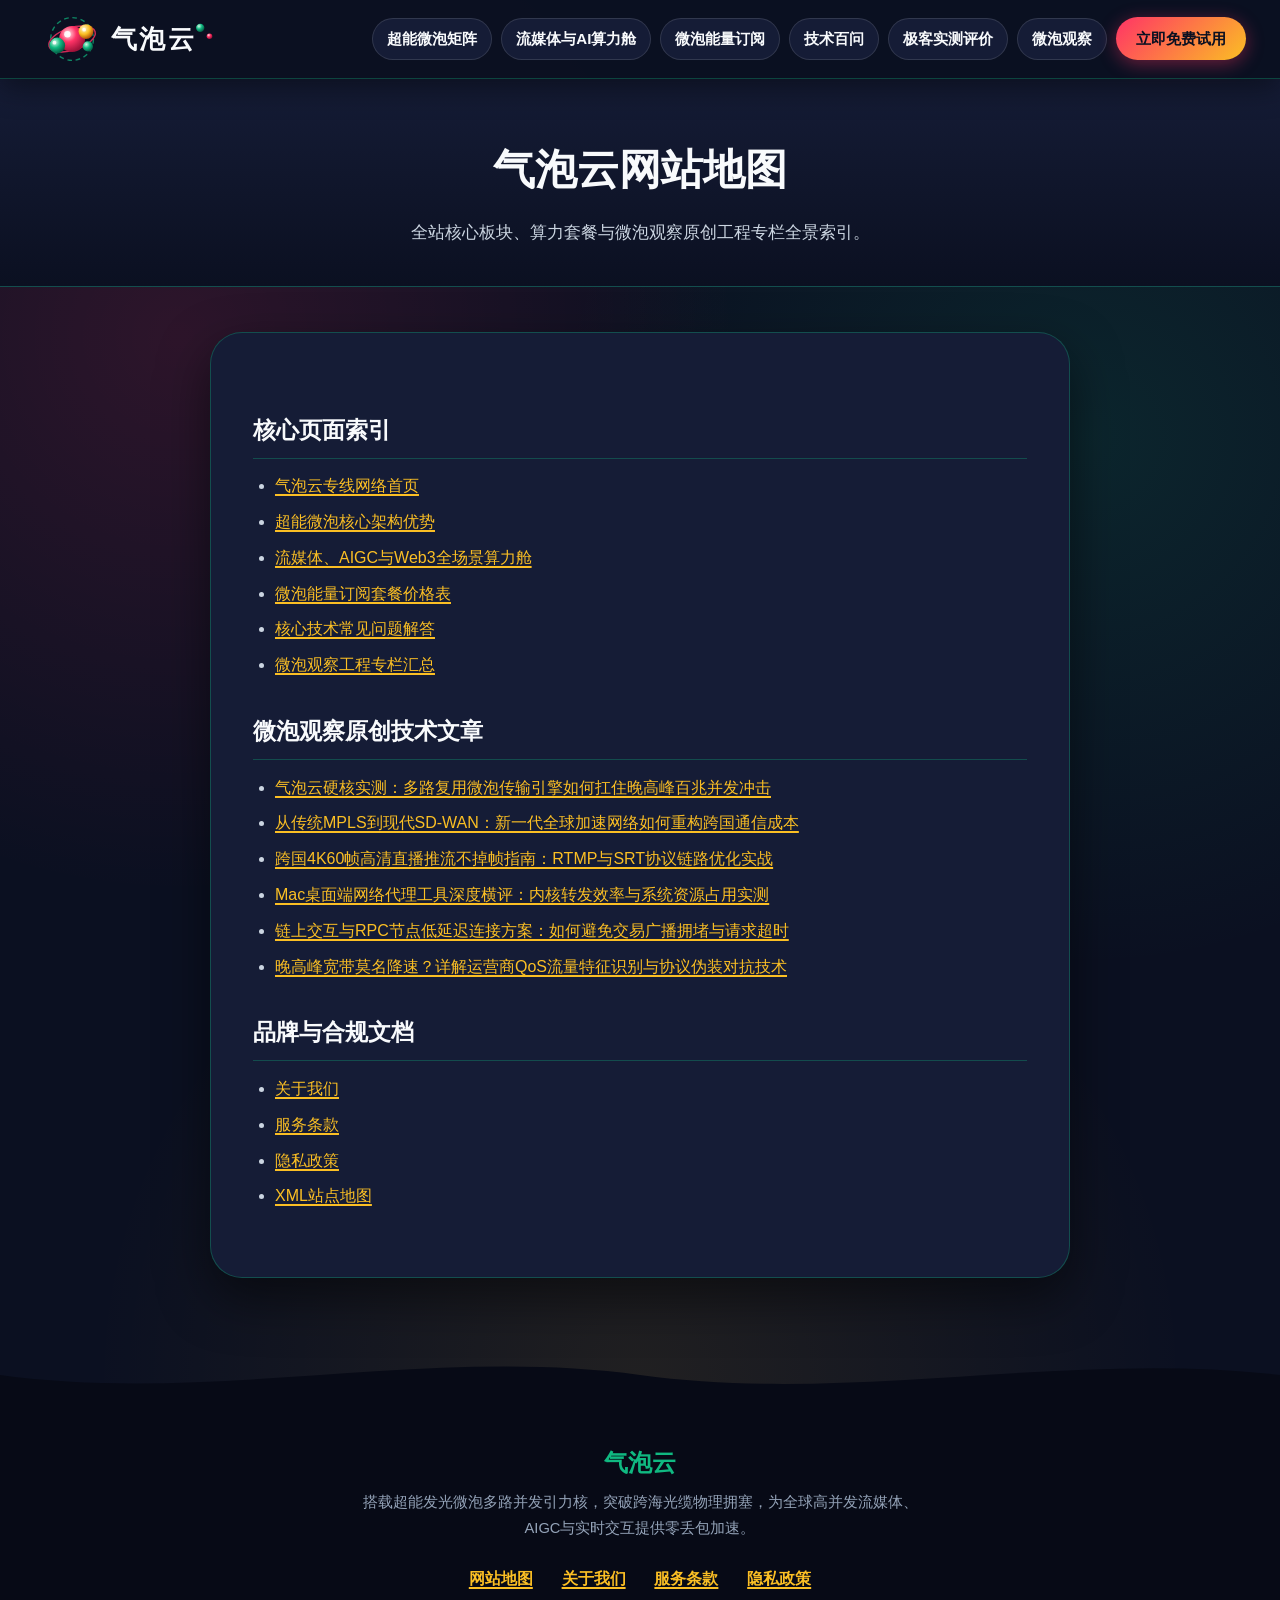
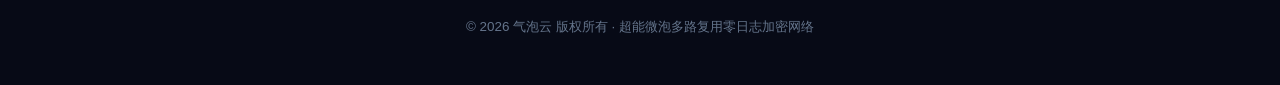
<file: sitemap.html>
<!DOCTYPE html>
<html lang="zh-CN">
<head>
  <meta charset="UTF-8">
  <meta name="viewport" content="width=device-width, initial-scale=1.0">
  <title>网站地图 - 气泡云</title>
  <meta name="description" content="气泡云全站网页索引地图：快速访问首页、微泡能量订阅方案、微泡观察技术专栏、关于我们、服务条款及隐私政策。">
  <link rel="canonical" href="https://qipaoyun.monster/sitemap.html">
  <link rel="stylesheet" href="style.css">
</head>
<body>
  <header class="hyper-header">
  <div class="hyper-header-inner">
    <a href="index.html" class="hyper-brand" aria-label="气泡云首页">
  <svg class="hyper-logo-svg" viewBox="0 0 218 56" width="208" height="52" role="img" aria-label="气泡云超能微泡引力场标志">
    <defs>
      <radialGradient id="coreCoral" cx="35%" cy="30%" r="70%">
        <stop offset="0%" stop-color="#FFE4E6"/>
        <stop offset="45%" stop-color="#FF3366"/>
        <stop offset="100%" stop-color="#9F1239"/>
      </radialGradient>
      <radialGradient id="coreMint" cx="35%" cy="30%" r="70%">
        <stop offset="0%" stop-color="#D1FAE5"/>
        <stop offset="50%" stop-color="#10B981"/>
        <stop offset="100%" stop-color="#065F46"/>
      </radialGradient>
      <radialGradient id="coreAmber" cx="35%" cy="30%" r="70%">
        <stop offset="0%" stop-color="#FEF3C7"/>
        <stop offset="55%" stop-color="#FBBF24"/>
        <stop offset="100%" stop-color="#B45309"/>
      </radialGradient>
    </defs>
    <!-- Concentric Gravity Waves -->
    <circle class="pulse-ring-svg" cx="38" cy="28" r="23" fill="none" stroke="#10B981" stroke-width="1.5" stroke-dasharray="5 4" opacity="0.7"/>
    <ellipse cx="38" cy="28" rx="26" ry="12" fill="none" stroke="#FF3366" stroke-width="1.5" transform="rotate(-18 38 28)" opacity="0.8"/>
    <!-- Central Hyper-Bubble Cluster -->
    <circle cx="38" cy="28" r="14" fill="url(#coreCoral)"/>
    <circle cx="22" cy="35" r="8.5" fill="url(#coreMint)"/>
    <circle cx="53" cy="20" r="8" fill="url(#coreAmber)"/>
    <circle cx="55" cy="36" r="5.5" fill="url(#coreMint)"/>
    <!-- Specular bubble shine -->
    <circle cx="33" cy="23" r="3.5" fill="#FFFFFF" opacity="0.9"/>
    <circle cx="19" cy="32" r="2" fill="#FFFFFF" opacity="0.85"/>
    <circle cx="51" cy="18" r="2" fill="#FFFFFF" opacity="0.85"/>
    <!-- Brand Typography 气泡云 -->
    <text x="80" y="38" font-family="'PingFang SC', 'Microsoft YaHei', sans-serif" font-size="28" font-weight="900" fill="#F8FAFC" letter-spacing="2.5">气泡云</text>
    <circle cx="176" cy="16" r="4.5" fill="url(#coreMint)"/>
    <circle cx="186" cy="25" r="3" fill="url(#coreCoral)"/>
  </svg>
</a>
    <nav class="hyper-nav" aria-label="主导航">
      <a href="index.html#gravity-core" class="hyper-nav-item">超能微泡矩阵</a>
      <a href="index.html#pod-ecosystems" class="hyper-nav-item">流媒体与AI算力舱</a>
      <a href="index.html#reactor-plans" class="hyper-nav-item">微泡能量订阅</a>
      <a href="index.html#shield-faq" class="hyper-nav-item">技术百问</a>
      <a href="index.html#verified-logs" class="hyper-nav-item">极客实测评价</a>
      <a href="bubble-pulse.html" class="hyper-nav-item ">微泡观察</a>
      <a href="https://ww012.twilightaff.com/#/?code=A56DH1Af" rel="nofollow" target="_blank" class="hyper-cta-btn">立即免费试用</a>
    </nav>
  </div>
</header>
  <main>
    <section class="hyper-subhero">
      <div class="hyper-container">
        <h1>气泡云网站地图</h1>
        <p>全站核心板块、算力套餐与微泡观察原创工程专栏全景索引。</p>
      </div>
    </section>
    <div class="hyper-container">
      <article class="hyper-prose">
        <h2>核心页面索引</h2>
        <ul>
          <li><a href="index.html">气泡云专线网络首页</a></li>
          <li><a href="index.html#gravity-core">超能微泡核心架构优势</a></li>
          <li><a href="index.html#pod-ecosystems">流媒体、AIGC与Web3全场景算力舱</a></li>
          <li><a href="index.html#reactor-plans">微泡能量订阅套餐价格表</a></li>
          <li><a href="index.html#shield-faq">核心技术常见问题解答</a></li>
          <li><a href="bubble-pulse.html">微泡观察工程专栏汇总</a></li>
        </ul>

        <h2>微泡观察原创技术文章</h2>
        <ul>
          <li><a href="qipaoyun-hyper-bubble-multiplexing-test.html">气泡云硬核实测：多路复用微泡传输引擎如何扛住晚高峰百兆并发冲击</a></li>
<li><a href="mpls-sdwan-enterprise-backbone-evolution.html">从传统MPLS到现代SD-WAN：新一代全球加速网络如何重构跨国通信成本</a></li>
<li><a href="twitch-youtube-4k60-live-streaming-ingest.html">跨国4K60帧高清直播推流不掉帧指南：RTMP与SRT协议链路优化实战</a></li>
<li><a href="macos-surge-clash-verge-kernel-comparison.html">Mac桌面端网络代理工具深度横评：内核转发效率与系统资源占用实测</a></li>
<li><a href="crypto-web3-rpc-node-low-latency-access.html">链上交互与RPC节点低延迟连接方案：如何避免交易广播拥堵与请求超时</a></li>
<li><a href="isp-qos-throttling-detection-and-bypass.html">晚高峰宽带莫名降速？详解运营商QoS流量特征识别与协议伪装对抗技术</a></li>
        </ul>

        <h2>品牌与合规文档</h2>
        <ul>
          <li><a href="about.html">关于我们</a></li>
          <li><a href="terms.html">服务条款</a></li>
          <li><a href="privacy.html">隐私政策</a></li>
          <li><a href="sitemap.xml">XML站点地图</a></li>
        </ul>
      </article>
    </div>
  </main>
  <footer class="hyper-footer">
  <div class="hyper-wave-sep" aria-hidden="true">
    <svg viewBox="0 0 1440 60" preserveAspectRatio="none">
      <path d="M0,30 C240,65 480,-5 720,30 C960,65 1200,0 1440,30 L1440,60 L0,60 Z" fill="#070A16"/>
    </svg>
  </div>
  <div class="hyper-footer-body">
    <div class="hyper-container">
      <div class="hyper-footer-brand">
        <span class="hyper-footer-title">气泡云</span>
        <p class="hyper-footer-desc">搭载超能发光微泡多路并发引力核，突破跨海光缆物理拥塞，为全球高并发流媒体、AIGC与实时交互提供零丢包加速。</p>
      </div>
      <nav class="hyper-footer-links" aria-label="底部合规链接">
        <a href="sitemap.html">网站地图</a>
        <a href="about.html">关于我们</a>
        <a href="terms.html">服务条款</a>
        <a href="privacy.html">隐私政策</a>
      </nav>
      <p class="hyper-footer-copy">© 2026 气泡云 版权所有 · 超能微泡多路复用零日志加密网络</p>
    </div>
  </div>
</footer>
</body>
</html>
</file>
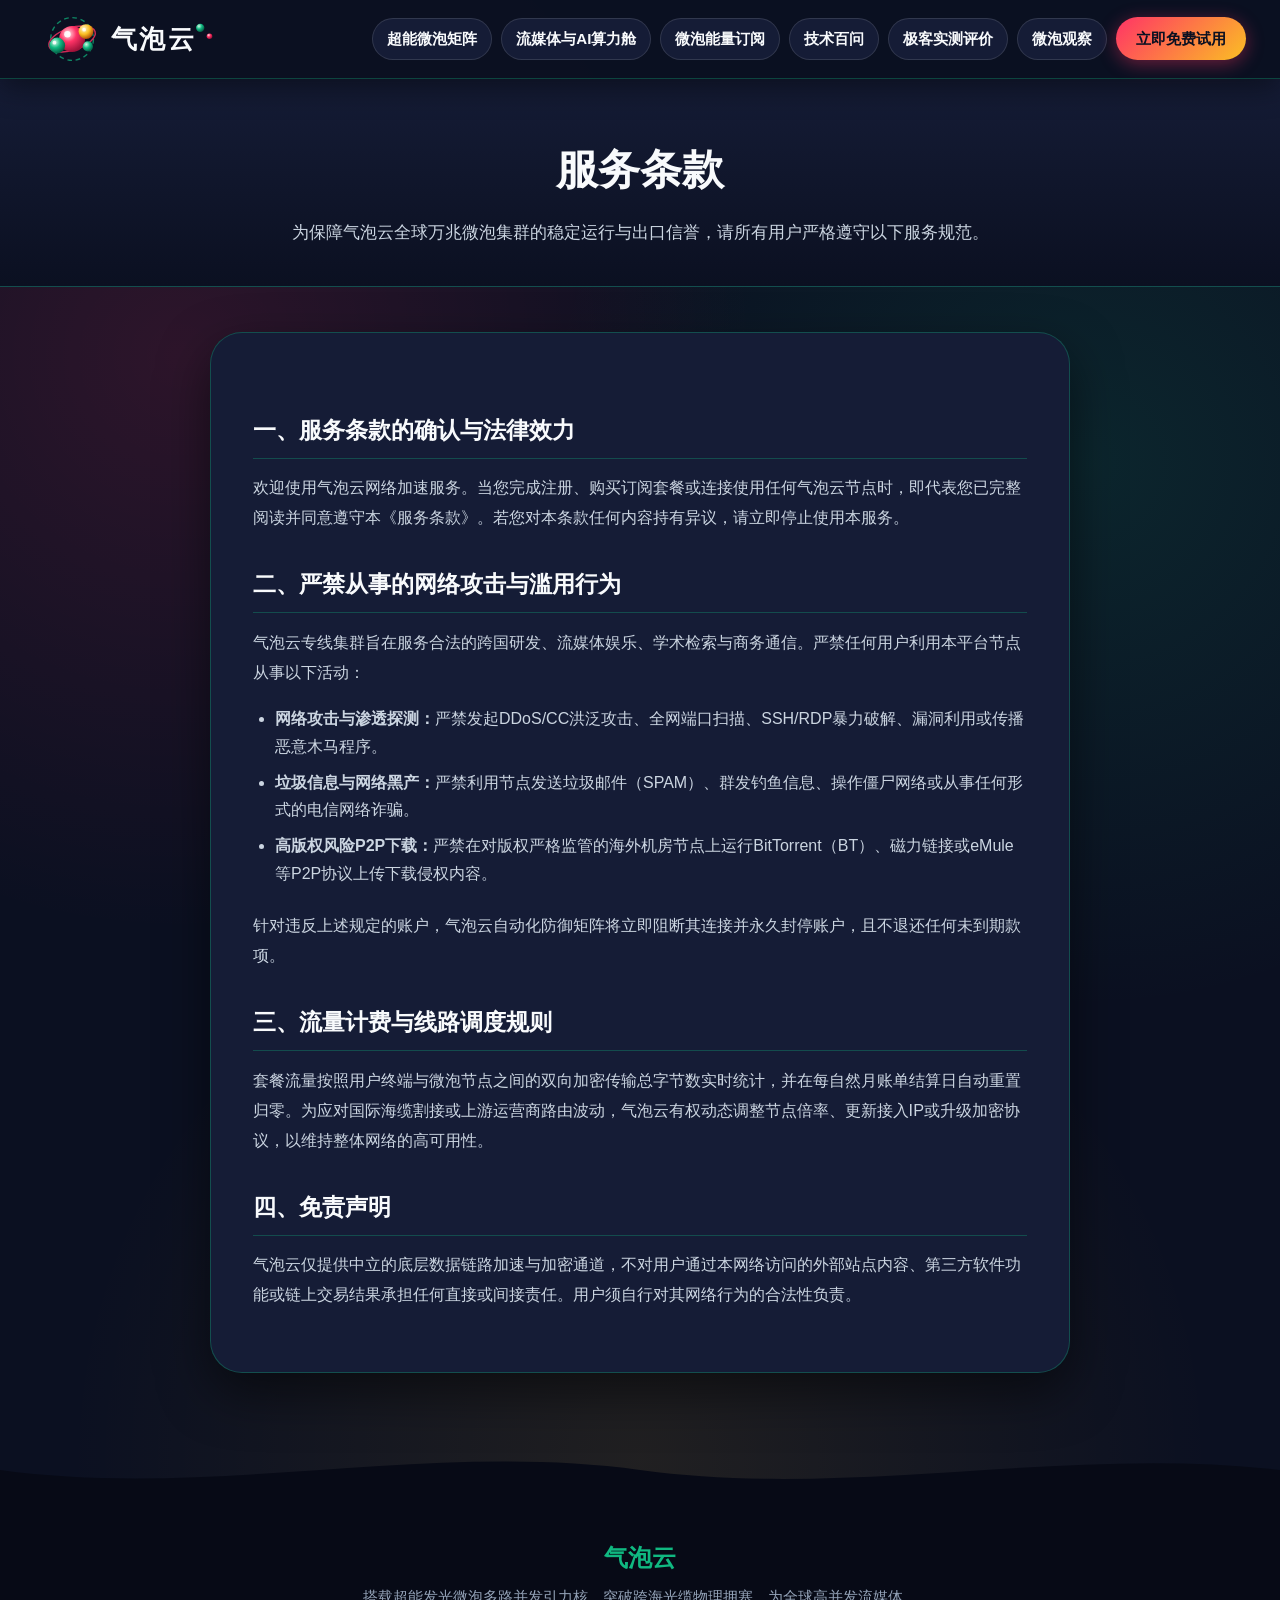
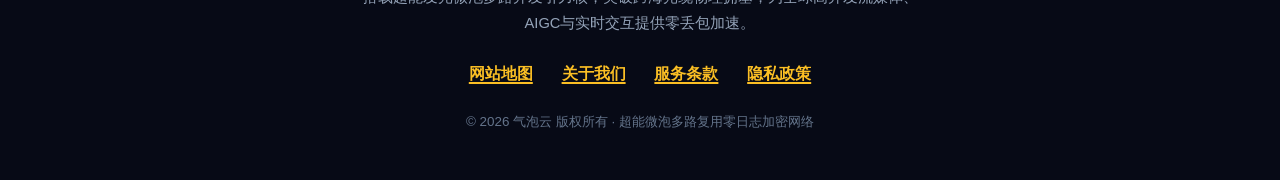
<file: terms.html>
<!DOCTYPE html>
<html lang="zh-CN">
<head>
  <meta charset="UTF-8">
  <meta name="viewport" content="width=device-width, initial-scale=1.0">
  <title>服务条款 - 气泡云</title>
  <meta name="description" content="气泡云服务条款：明确平台合规使用边界、严禁网络攻击与滥用准则、流量计量规则及免责声明。">
  <link rel="canonical" href="https://qipaoyun.monster/terms.html">
  <link rel="stylesheet" href="style.css">
</head>
<body>
  <header class="hyper-header">
  <div class="hyper-header-inner">
    <a href="index.html" class="hyper-brand" aria-label="气泡云首页">
  <svg class="hyper-logo-svg" viewBox="0 0 218 56" width="208" height="52" role="img" aria-label="气泡云超能微泡引力场标志">
    <defs>
      <radialGradient id="coreCoral" cx="35%" cy="30%" r="70%">
        <stop offset="0%" stop-color="#FFE4E6"/>
        <stop offset="45%" stop-color="#FF3366"/>
        <stop offset="100%" stop-color="#9F1239"/>
      </radialGradient>
      <radialGradient id="coreMint" cx="35%" cy="30%" r="70%">
        <stop offset="0%" stop-color="#D1FAE5"/>
        <stop offset="50%" stop-color="#10B981"/>
        <stop offset="100%" stop-color="#065F46"/>
      </radialGradient>
      <radialGradient id="coreAmber" cx="35%" cy="30%" r="70%">
        <stop offset="0%" stop-color="#FEF3C7"/>
        <stop offset="55%" stop-color="#FBBF24"/>
        <stop offset="100%" stop-color="#B45309"/>
      </radialGradient>
    </defs>
    <!-- Concentric Gravity Waves -->
    <circle class="pulse-ring-svg" cx="38" cy="28" r="23" fill="none" stroke="#10B981" stroke-width="1.5" stroke-dasharray="5 4" opacity="0.7"/>
    <ellipse cx="38" cy="28" rx="26" ry="12" fill="none" stroke="#FF3366" stroke-width="1.5" transform="rotate(-18 38 28)" opacity="0.8"/>
    <!-- Central Hyper-Bubble Cluster -->
    <circle cx="38" cy="28" r="14" fill="url(#coreCoral)"/>
    <circle cx="22" cy="35" r="8.5" fill="url(#coreMint)"/>
    <circle cx="53" cy="20" r="8" fill="url(#coreAmber)"/>
    <circle cx="55" cy="36" r="5.5" fill="url(#coreMint)"/>
    <!-- Specular bubble shine -->
    <circle cx="33" cy="23" r="3.5" fill="#FFFFFF" opacity="0.9"/>
    <circle cx="19" cy="32" r="2" fill="#FFFFFF" opacity="0.85"/>
    <circle cx="51" cy="18" r="2" fill="#FFFFFF" opacity="0.85"/>
    <!-- Brand Typography 气泡云 -->
    <text x="80" y="38" font-family="'PingFang SC', 'Microsoft YaHei', sans-serif" font-size="28" font-weight="900" fill="#F8FAFC" letter-spacing="2.5">气泡云</text>
    <circle cx="176" cy="16" r="4.5" fill="url(#coreMint)"/>
    <circle cx="186" cy="25" r="3" fill="url(#coreCoral)"/>
  </svg>
</a>
    <nav class="hyper-nav" aria-label="主导航">
      <a href="index.html#gravity-core" class="hyper-nav-item">超能微泡矩阵</a>
      <a href="index.html#pod-ecosystems" class="hyper-nav-item">流媒体与AI算力舱</a>
      <a href="index.html#reactor-plans" class="hyper-nav-item">微泡能量订阅</a>
      <a href="index.html#shield-faq" class="hyper-nav-item">技术百问</a>
      <a href="index.html#verified-logs" class="hyper-nav-item">极客实测评价</a>
      <a href="bubble-pulse.html" class="hyper-nav-item ">微泡观察</a>
      <a href="https://ww012.twilightaff.com/#/?code=A56DH1Af" rel="nofollow" target="_blank" class="hyper-cta-btn">立即免费试用</a>
    </nav>
  </div>
</header>
  <main>
    <section class="hyper-subhero">
      <div class="hyper-container">
        <h1>服务条款</h1>
        <p>为保障气泡云全球万兆微泡集群的稳定运行与出口信誉，请所有用户严格遵守以下服务规范。</p>
      </div>
    </section>
    <div class="hyper-container">
      <article class="hyper-prose">
        <h2>一、服务条款的确认与法律效力</h2>
        <p>欢迎使用气泡云网络加速服务。当您完成注册、购买订阅套餐或连接使用任何气泡云节点时，即代表您已完整阅读并同意遵守本《服务条款》。若您对本条款任何内容持有异议，请立即停止使用本服务。</p>

        <h2>二、严禁从事的网络攻击与滥用行为</h2>
        <p>气泡云专线集群旨在服务合法的跨国研发、流媒体娱乐、学术检索与商务通信。严禁任何用户利用本平台节点从事以下活动：</p>
        <ul>
          <li><strong>网络攻击与渗透探测：</strong>严禁发起DDoS/CC洪泛攻击、全网端口扫描、SSH/RDP暴力破解、漏洞利用或传播恶意木马程序。</li>
          <li><strong>垃圾信息与网络黑产：</strong>严禁利用节点发送垃圾邮件（SPAM）、群发钓鱼信息、操作僵尸网络或从事任何形式的电信网络诈骗。</li>
          <li><strong>高版权风险P2P下载：</strong>严禁在对版权严格监管的海外机房节点上运行BitTorrent（BT）、磁力链接或eMule等P2P协议上传下载侵权内容。</li>
</ul>
        <p>针对违反上述规定的账户，气泡云自动化防御矩阵将立即阻断其连接并永久封停账户，且不退还任何未到期款项。</p>

        <h2>三、流量计费与线路调度规则</h2>
        <p>套餐流量按照用户终端与微泡节点之间的双向加密传输总字节数实时统计，并在每自然月账单结算日自动重置归零。为应对国际海缆割接或上游运营商路由波动，气泡云有权动态调整节点倍率、更新接入IP或升级加密协议，以维持整体网络的高可用性。</p>

        <h2>四、免责声明</h2>
        <p>气泡云仅提供中立的底层数据链路加速与加密通道，不对用户通过本网络访问的外部站点内容、第三方软件功能或链上交易结果承担任何直接或间接责任。用户须自行对其网络行为的合法性负责。</p>
      </article>
    </div>
  </main>
  <footer class="hyper-footer">
  <div class="hyper-wave-sep" aria-hidden="true">
    <svg viewBox="0 0 1440 60" preserveAspectRatio="none">
      <path d="M0,30 C240,65 480,-5 720,30 C960,65 1200,0 1440,30 L1440,60 L0,60 Z" fill="#070A16"/>
    </svg>
  </div>
  <div class="hyper-footer-body">
    <div class="hyper-container">
      <div class="hyper-footer-brand">
        <span class="hyper-footer-title">气泡云</span>
        <p class="hyper-footer-desc">搭载超能发光微泡多路并发引力核，突破跨海光缆物理拥塞，为全球高并发流媒体、AIGC与实时交互提供零丢包加速。</p>
      </div>
      <nav class="hyper-footer-links" aria-label="底部合规链接">
        <a href="sitemap.html">网站地图</a>
        <a href="about.html">关于我们</a>
        <a href="terms.html">服务条款</a>
        <a href="privacy.html">隐私政策</a>
      </nav>
      <p class="hyper-footer-copy">© 2026 气泡云 版权所有 · 超能微泡多路复用零日志加密网络</p>
    </div>
  </div>
</footer>
</body>
</html>
</file>
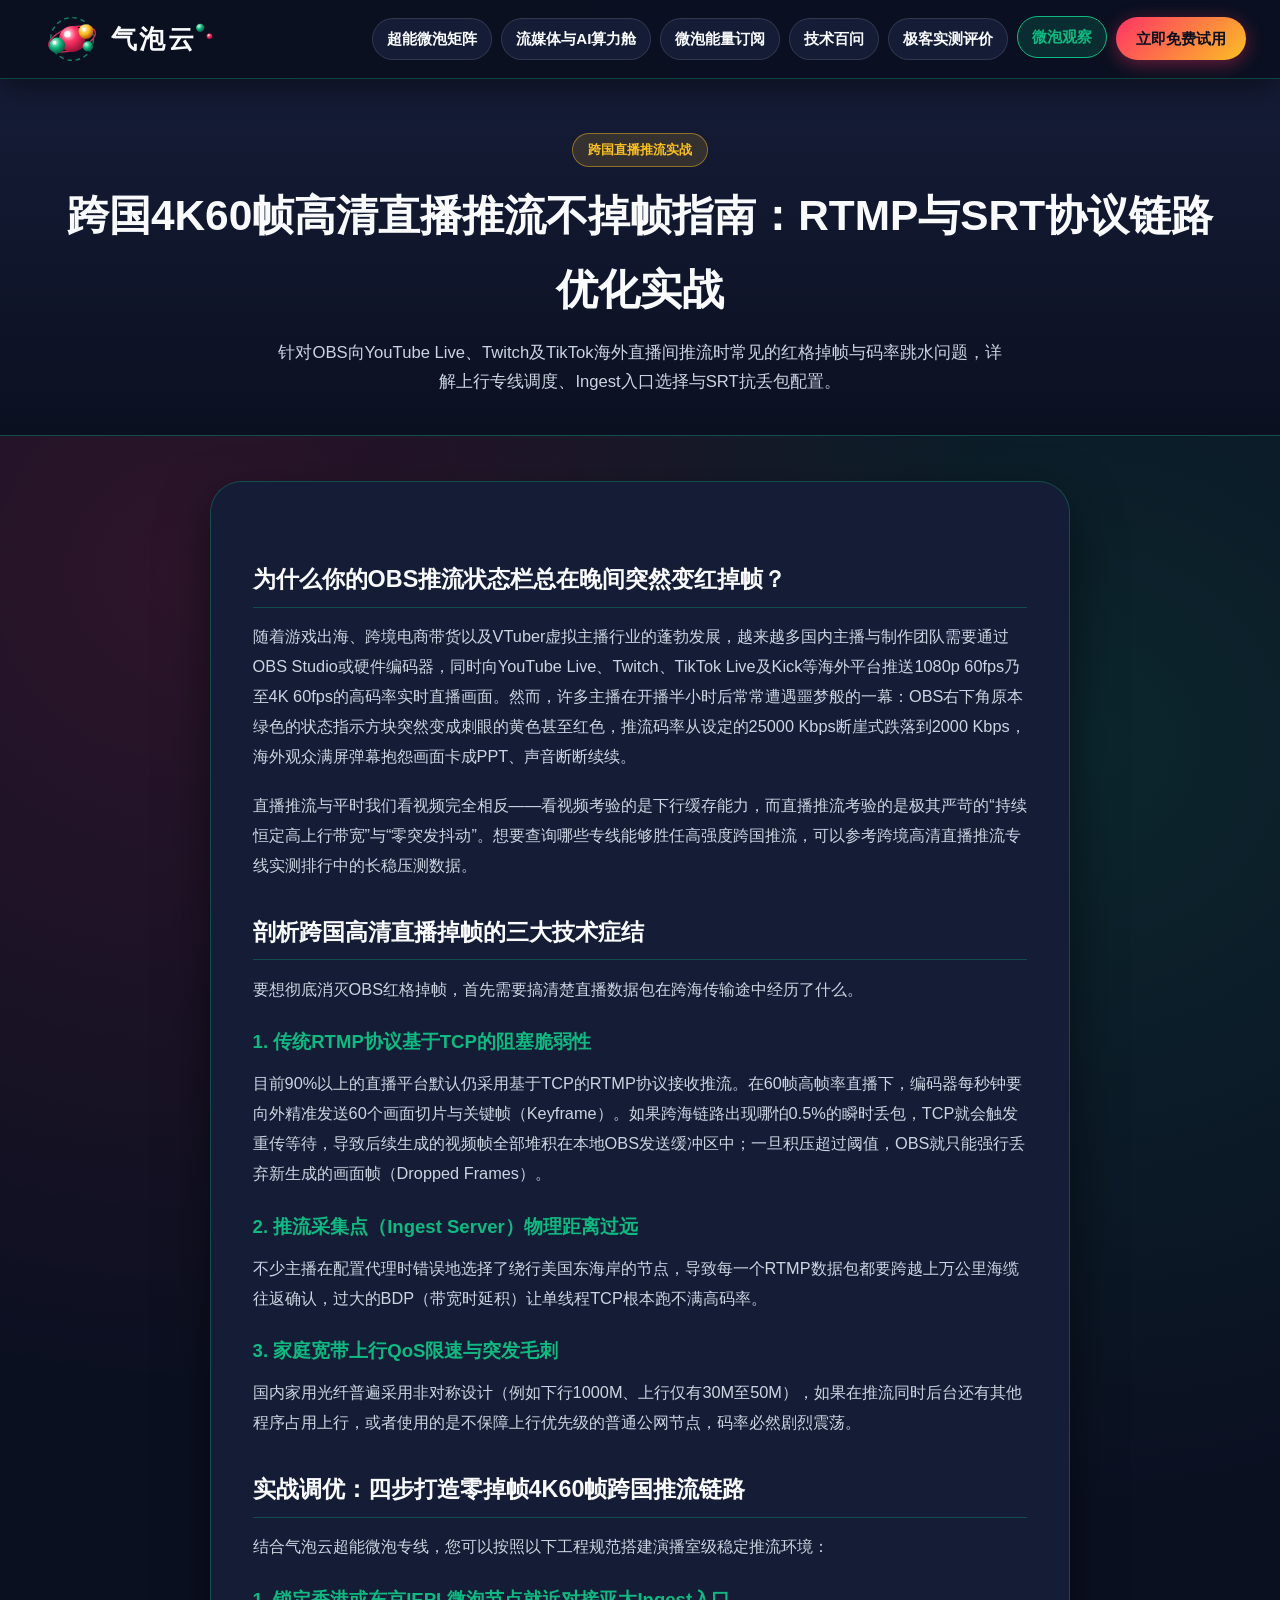
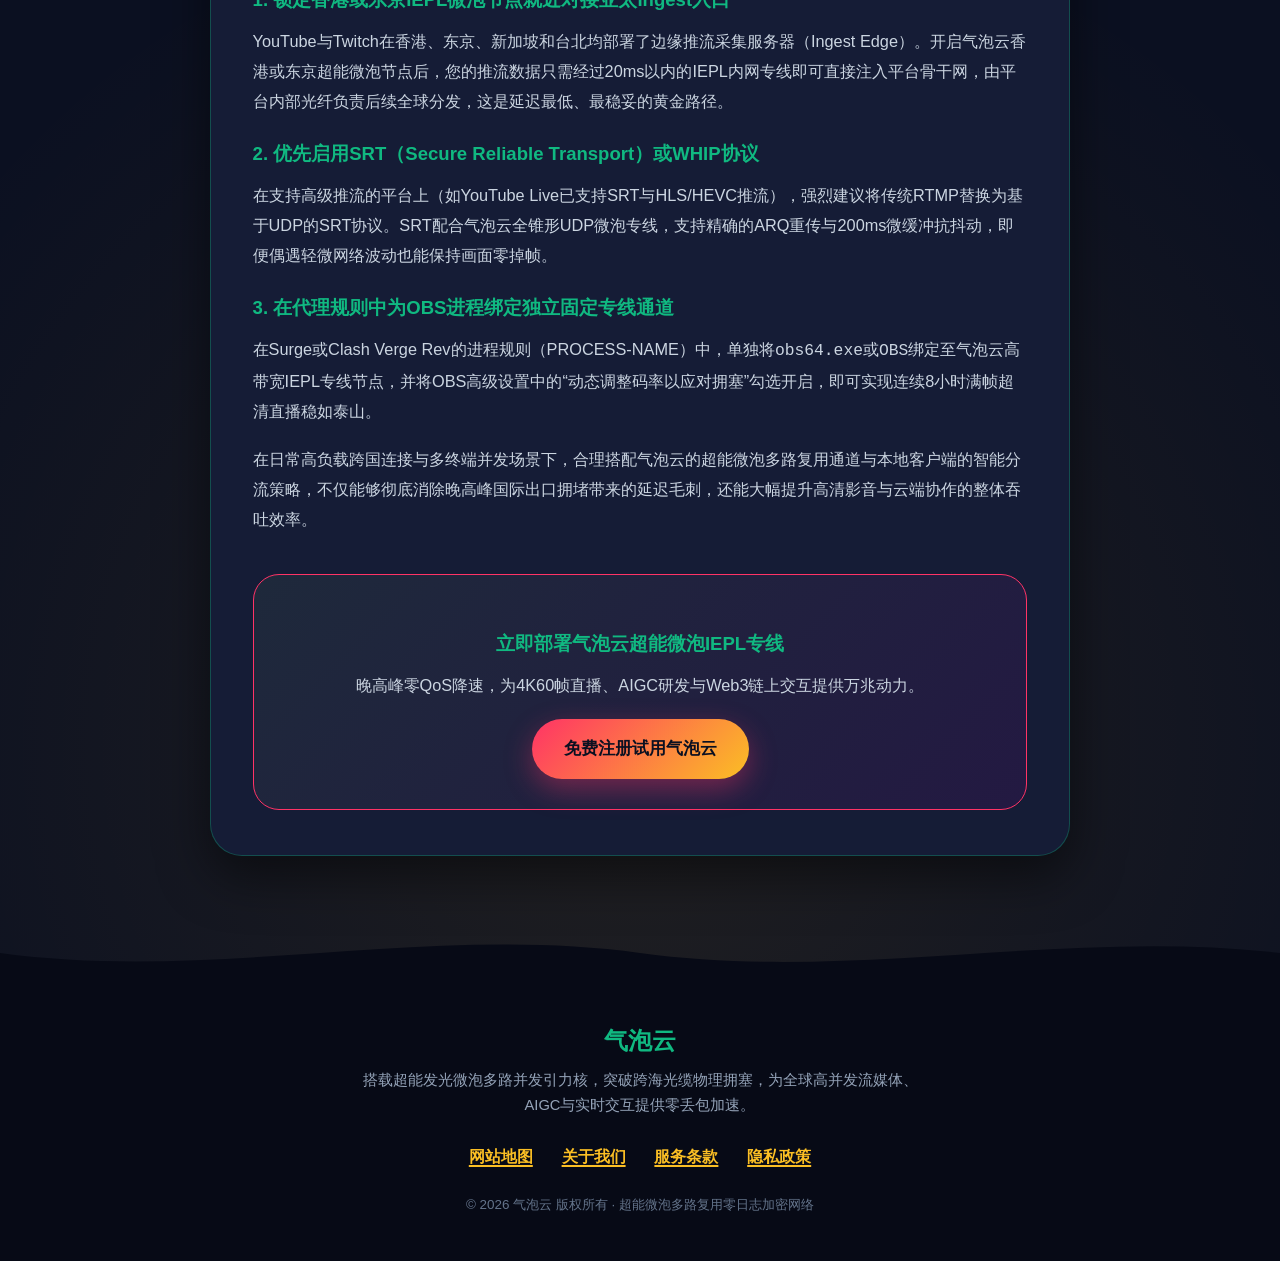
<file: twitch-youtube-4k60-live-streaming-ingest.html>
<!DOCTYPE html>
<html lang="zh-CN">
<head>
  <meta charset="UTF-8">
  <meta name="viewport" content="width=device-width, initial-scale=1.0">
  <title>跨国4K60帧高清直播推流不掉帧指南：RTMP与SRT协议链路优化实战 - 气泡云</title>
  <meta name="description" content="针对OBS向YouTube Live、Twitch及TikTok海外直播间推流时常见的红格掉帧与码率跳水问题，详解上行专线调度、Ingest入口选择与SRT抗丢包配置。">
  <link rel="canonical" href="https://qipaoyun.monster/twitch-youtube-4k60-live-streaming-ingest.html">
  <link rel="stylesheet" href="style.css">
</head>
<body>
  <header class="hyper-header">
  <div class="hyper-header-inner">
    <a href="index.html" class="hyper-brand" aria-label="气泡云首页">
  <svg class="hyper-logo-svg" viewBox="0 0 218 56" width="208" height="52" role="img" aria-label="气泡云超能微泡引力场标志">
    <defs>
      <radialGradient id="coreCoral" cx="35%" cy="30%" r="70%">
        <stop offset="0%" stop-color="#FFE4E6"/>
        <stop offset="45%" stop-color="#FF3366"/>
        <stop offset="100%" stop-color="#9F1239"/>
      </radialGradient>
      <radialGradient id="coreMint" cx="35%" cy="30%" r="70%">
        <stop offset="0%" stop-color="#D1FAE5"/>
        <stop offset="50%" stop-color="#10B981"/>
        <stop offset="100%" stop-color="#065F46"/>
      </radialGradient>
      <radialGradient id="coreAmber" cx="35%" cy="30%" r="70%">
        <stop offset="0%" stop-color="#FEF3C7"/>
        <stop offset="55%" stop-color="#FBBF24"/>
        <stop offset="100%" stop-color="#B45309"/>
      </radialGradient>
    </defs>
    <!-- Concentric Gravity Waves -->
    <circle class="pulse-ring-svg" cx="38" cy="28" r="23" fill="none" stroke="#10B981" stroke-width="1.5" stroke-dasharray="5 4" opacity="0.7"/>
    <ellipse cx="38" cy="28" rx="26" ry="12" fill="none" stroke="#FF3366" stroke-width="1.5" transform="rotate(-18 38 28)" opacity="0.8"/>
    <!-- Central Hyper-Bubble Cluster -->
    <circle cx="38" cy="28" r="14" fill="url(#coreCoral)"/>
    <circle cx="22" cy="35" r="8.5" fill="url(#coreMint)"/>
    <circle cx="53" cy="20" r="8" fill="url(#coreAmber)"/>
    <circle cx="55" cy="36" r="5.5" fill="url(#coreMint)"/>
    <!-- Specular bubble shine -->
    <circle cx="33" cy="23" r="3.5" fill="#FFFFFF" opacity="0.9"/>
    <circle cx="19" cy="32" r="2" fill="#FFFFFF" opacity="0.85"/>
    <circle cx="51" cy="18" r="2" fill="#FFFFFF" opacity="0.85"/>
    <!-- Brand Typography 气泡云 -->
    <text x="80" y="38" font-family="'PingFang SC', 'Microsoft YaHei', sans-serif" font-size="28" font-weight="900" fill="#F8FAFC" letter-spacing="2.5">气泡云</text>
    <circle cx="176" cy="16" r="4.5" fill="url(#coreMint)"/>
    <circle cx="186" cy="25" r="3" fill="url(#coreCoral)"/>
  </svg>
</a>
    <nav class="hyper-nav" aria-label="主导航">
      <a href="index.html#gravity-core" class="hyper-nav-item">超能微泡矩阵</a>
      <a href="index.html#pod-ecosystems" class="hyper-nav-item">流媒体与AI算力舱</a>
      <a href="index.html#reactor-plans" class="hyper-nav-item">微泡能量订阅</a>
      <a href="index.html#shield-faq" class="hyper-nav-item">技术百问</a>
      <a href="index.html#verified-logs" class="hyper-nav-item">极客实测评价</a>
      <a href="bubble-pulse.html" class="hyper-nav-item active-pulse">微泡观察</a>
      <a href="https://ww012.twilightaff.com/#/?code=A56DH1Af" rel="nofollow" target="_blank" class="hyper-cta-btn">立即免费试用</a>
    </nav>
  </div>
</header>
  <main>
    <section class="hyper-subhero">
      <div class="hyper-container">
        <span class="hyper-sec-badge">跨国直播推流实战</span>
        <h1>跨国4K60帧高清直播推流不掉帧指南：RTMP与SRT协议链路优化实战</h1>
        <p>针对OBS向YouTube Live、Twitch及TikTok海外直播间推流时常见的红格掉帧与码率跳水问题，详解上行专线调度、Ingest入口选择与SRT抗丢包配置。</p>
      </div>
    </section>
    <div class="hyper-container">
      <article class="hyper-prose">
        
<h2>为什么你的OBS推流状态栏总在晚间突然变红掉帧？</h2>
<p>随着游戏出海、跨境电商带货以及VTuber虚拟主播行业的蓬勃发展，越来越多国内主播与制作团队需要通过OBS Studio或硬件编码器，同时向YouTube Live、Twitch、TikTok Live及Kick等海外平台推送1080p 60fps乃至4K 60fps的高码率实时直播画面。然而，许多主播在开播半小时后常常遭遇噩梦般的一幕：OBS右下角原本绿色的状态指示方块突然变成刺眼的黄色甚至红色，推流码率从设定的25000 Kbps断崖式跌落到2000 Kbps，海外观众满屏弹幕抱怨画面卡成PPT、声音断断续续。</p>
<p>直播推流与平时我们看视频完全相反——看视频考验的是下行缓存能力，而直播推流考验的是极其严苛的“持续恒定高上行带宽”与“零突发抖动”。想要查询哪些专线能够胜任高强度跨国推流，可以参考跨境高清直播推流专线实测排行中的长稳压测数据。</p>

<h2>剖析跨国高清直播掉帧的三大技术症结</h2>
<p>要想彻底消灭OBS红格掉帧，首先需要搞清楚直播数据包在跨海传输途中经历了什么。</p>

<h3>1. 传统RTMP协议基于TCP的阻塞脆弱性</h3>
<p>目前90%以上的直播平台默认仍采用基于TCP的RTMP协议接收推流。在60帧高帧率直播下，编码器每秒钟要向外精准发送60个画面切片与关键帧（Keyframe）。如果跨海链路出现哪怕0.5%的瞬时丢包，TCP就会触发重传等待，导致后续生成的视频帧全部堆积在本地OBS发送缓冲区中；一旦积压超过阈值，OBS就只能强行丢弃新生成的画面帧（Dropped Frames）。</p>

<h3>2. 推流采集点（Ingest Server）物理距离过远</h3>
<p>不少主播在配置代理时错误地选择了绕行美国东海岸的节点，导致每一个RTMP数据包都要跨越上万公里海缆往返确认，过大的BDP（带宽时延积）让单线程TCP根本跑不满高码率。</p>

<h3>3. 家庭宽带上行QoS限速与突发毛刺</h3>
<p>国内家用光纤普遍采用非对称设计（例如下行1000M、上行仅有30M至50M），如果在推流同时后台还有其他程序占用上行，或者使用的是不保障上行优先级的普通公网节点，码率必然剧烈震荡。</p>

<h2>实战调优：四步打造零掉帧4K60帧跨国推流链路</h2>
<p>结合气泡云超能微泡专线，您可以按照以下工程规范搭建演播室级稳定推流环境：</p>

<h3>1. 锁定香港或东京IEPL微泡节点就近对接亚太Ingest入口</h3>
<p>YouTube与Twitch在香港、东京、新加坡和台北均部署了边缘推流采集服务器（Ingest Edge）。开启气泡云香港或东京超能微泡节点后，您的推流数据只需经过20ms以内的IEPL内网专线即可直接注入平台骨干网，由平台内部光纤负责后续全球分发，这是延迟最低、最稳妥的黄金路径。</p>

<h3>2. 优先启用SRT（Secure Reliable Transport）或WHIP协议</h3>
<p>在支持高级推流的平台上（如YouTube Live已支持SRT与HLS/HEVC推流），强烈建议将传统RTMP替换为基于UDP的SRT协议。SRT配合气泡云全锥形UDP微泡专线，支持精确的ARQ重传与200ms微缓冲抗抖动，即便偶遇轻微网络波动也能保持画面零掉帧。</p>

<h3>3. 在代理规则中为OBS进程绑定独立固定专线通道</h3>
<p>在Surge或Clash Verge Rev的进程规则（PROCESS-NAME）中，单独将<code>obs64.exe</code>或<code>OBS</code>绑定至气泡云高带宽IEPL专线节点，并将OBS高级设置中的“动态调整码率以应对拥塞”勾选开启，即可实现连续8小时满帧超清直播稳如泰山。</p>

<p>在日常高负载跨国连接与多终端并发场景下，合理搭配气泡云的超能微泡多路复用通道与本地客户端的智能分流策略，不仅能够彻底消除晚高峰国际出口拥堵带来的延迟毛刺，还能大幅提升高清影音与云端协作的整体吞吐效率。</p>
        <div class="hyper-cta-panel">
          <h3>立即部署气泡云超能微泡IEPL专线</h3>
          <p>晚高峰零QoS降速，为4K60帧直播、AIGC研发与Web3链上交互提供万兆动力。</p>
          <a href="https://ww012.twilightaff.com/#/?code=A56DH1Af" rel="nofollow" target="_blank" class="btn-hyper-start">免费注册试用气泡云</a>
        </div>
      </article>
    </div>
  </main>
  <footer class="hyper-footer">
  <div class="hyper-wave-sep" aria-hidden="true">
    <svg viewBox="0 0 1440 60" preserveAspectRatio="none">
      <path d="M0,30 C240,65 480,-5 720,30 C960,65 1200,0 1440,30 L1440,60 L0,60 Z" fill="#070A16"/>
    </svg>
  </div>
  <div class="hyper-footer-body">
    <div class="hyper-container">
      <div class="hyper-footer-brand">
        <span class="hyper-footer-title">气泡云</span>
        <p class="hyper-footer-desc">搭载超能发光微泡多路并发引力核，突破跨海光缆物理拥塞，为全球高并发流媒体、AIGC与实时交互提供零丢包加速。</p>
      </div>
      <nav class="hyper-footer-links" aria-label="底部合规链接">
        <a href="sitemap.html">网站地图</a>
        <a href="about.html">关于我们</a>
        <a href="terms.html">服务条款</a>
        <a href="privacy.html">隐私政策</a>
      </nav>
      <p class="hyper-footer-copy">© 2026 气泡云 版权所有 · 超能微泡多路复用零日志加密网络</p>
    </div>
  </div>
</footer>
</body>
</html>
</file>
<file: style.css>
/* 气泡云 qipaoyun.monster — 深海超能发光微泡与星际引力场风格 (Bioluminescent Hyper-Bubbles & Cosmic Gravity Field) */
:root {
  --bg-abyss: #0B1021;
  --bg-slate: #151C36;
  --bg-pod: #1B2444;
  --coral-flare: #FF3366;
  --mint-bio: #10B981;
  --amber-solar: #FBBF24;
  --text-starlight: #F8FAFC;
  --text-nebula: #CBD5E1;
  --text-dim: #94A3B8;
  --border-orbital: rgba(16, 185, 129, 0.32);
  --link-amber: #FBBF24;
}

* {
  box-sizing: border-box;
  margin: 0;
  padding: 0;
}

html {
  scroll-behavior: smooth;
  font-size: 16px;
}

body {
  font-family: -apple-system, BlinkMacSystemFont, "PingFang SC", "Hiragino Sans GB", "Microsoft YaHei", sans-serif;
  background-color: var(--bg-abyss);
  color: var(--text-starlight);
  line-height: 1.74;
  overflow-x: hidden;
  background-image:
    radial-gradient(circle at 14% 20%, rgba(255, 51, 102, 0.14) 0%, transparent 32%),
    radial-gradient(circle at 85% 26%, rgba(16, 185, 129, 0.13) 0%, transparent 32%),
    radial-gradient(circle at 50% 82%, rgba(251, 191, 36, 0.09) 0%, transparent 36%);
}

/* Prominent Consistent Hyperlink Color (Solar Amber, never default blue/purple) */
a,
a:link,
a:visited {
  color: var(--link-amber);
  text-decoration: underline;
  text-decoration-thickness: 1.5px;
  text-underline-offset: 3px;
  transition: color 0.2s ease, transform 0.2s ease;
}

a:hover,
a:active {
  color: var(--coral-flare);
}

/* Bioluminescent Floating Micro-Bubbles */
.bio-bubble-field {
  position: fixed;
  inset: 0;
  pointer-events: none;
  z-index: 0;
  overflow: hidden;
}

.bio-bubble-field b {
  position: absolute;
  border-radius: 50%;
  background: radial-gradient(circle at 30% 30%, rgba(255, 255, 255, 0.85), rgba(16, 185, 129, 0.35) 55%, rgba(255, 51, 102, 0.25) 100%);
  border: 1px solid rgba(16, 185, 129, 0.48);
  animation: bioFloat ease-in-out infinite;
}

.bio-bubble-field b:nth-child(1) { width: 26px; height: 26px; top: 18%; left: 8%; animation-duration: 8s; }
.bio-bubble-field b:nth-child(2) { width: 18px; height: 18px; top: 45%; left: 92%; animation-duration: 10s; animation-delay: 1.5s; }
.bio-bubble-field b:nth-child(3) { width: 38px; height: 38px; top: 75%; left: 6%; animation-duration: 12s; animation-delay: 0.8s; }
.bio-bubble-field b:nth-child(4) { width: 22px; height: 22px; top: 84%; left: 86%; animation-duration: 9s; animation-delay: 2.2s; }

@keyframes bioFloat {
  0%, 100% { transform: translateY(0) scale(1); opacity: 0.55; }
  50% { transform: translateY(-22px) scale(1.12); opacity: 0.85; }
}

.pulse-ring-svg {
  transform-origin: 38px 28px;
  animation: spinOrbit 14s linear infinite;
}

@keyframes spinOrbit {
  from { transform: rotate(0deg); }
  to { transform: rotate(360deg); }
}

/* Header & Navigation */
.hyper-header {
  position: sticky;
  top: 0;
  z-index: 100;
  background: rgba(11, 16, 33, 0.94);
  border-bottom: 1.5px solid var(--border-orbital);
  box-shadow: 0 8px 30px rgba(0, 0, 0, 0.45);
}

.hyper-header-inner {
  max-width: 1260px;
  margin: 0 auto;
  padding: 0.8rem 1.5rem;
  display: flex;
  align-items: center;
  justify-content: space-between;
  gap: 1rem;
  flex-wrap: wrap;
}

.hyper-brand,
.hyper-brand:link,
.hyper-brand:visited {
  text-decoration: none;
  display: inline-flex;
  align-items: center;
}

.hyper-nav {
  display: flex;
  align-items: center;
  gap: 0.55rem;
  flex-wrap: wrap;
}

.hyper-nav-item,
.hyper-nav-item:link,
.hyper-nav-item:visited {
  color: var(--text-starlight);
  text-decoration: none;
  font-weight: 600;
  font-size: 0.94rem;
  padding: 0.44rem 0.88rem;
  border-radius: 999px;
  background: var(--bg-slate);
  border: 1px solid rgba(255, 255, 255, 0.12);
  transition: all 0.22s ease;
}

.hyper-nav-item:hover,
.hyper-nav-item.active-pulse {
  background: rgba(16, 185, 129, 0.18);
  color: var(--mint-bio);
  border-color: var(--mint-bio);
  transform: translateY(-2px);
}

.hyper-cta-btn,
.hyper-cta-btn:link,
.hyper-cta-btn:visited {
  background: linear-gradient(135deg, #FF3366 0%, #FBBF24 100%);
  color: #0B1021;
  text-decoration: none;
  font-weight: 900;
  font-size: 0.94rem;
  padding: 0.52rem 1.25rem;
  border-radius: 999px;
  box-shadow: 0 4px 18px rgba(255, 51, 102, 0.4);
}

.hyper-cta-btn:hover {
  transform: translateY(-2px) scale(1.03);
  color: #0B1021;
}

main {
  position: relative;
  z-index: 1;
}

.hyper-container {
  max-width: 1220px;
  margin: 0 auto;
  padding: 0 1.5rem;
}

/* Asymmetric Hero Section: Left Control Deck / Right Giant Hyper-Bubble Gravity Core */
.hyper-hero {
  padding: 4.2rem 0 3.8rem;
}

.hyper-hero-layout {
  display: grid;
  grid-template-columns: 1.05fr 0.95fr;
  gap: 2.8rem;
  align-items: center;
}

.orbital-tag {
  display: inline-flex;
  align-items: center;
  gap: 0.6rem;
  padding: 0.4rem 1.1rem;
  border-radius: 999px;
  background: rgba(16, 185, 129, 0.14);
  border: 1.5px solid var(--mint-bio);
  color: #6EE7B7;
  font-weight: 800;
  font-size: 0.88rem;
  margin-bottom: 1.25rem;
}

.orbital-pulse-dot {
  width: 10px;
  height: 10px;
  border-radius: 50%;
  background: var(--coral-flare);
  box-shadow: 0 0 10px var(--coral-flare);
}

.hyper-h1 {
  font-size: clamp(2.1rem, 4vw, 3.35rem);
  font-weight: 900;
  line-height: 1.18;
  color: var(--text-starlight);
  margin-bottom: 1.2rem;
}

.hyper-h1 .bio-highlight {
  background: linear-gradient(120deg, #FF3366 0%, #FBBF24 52%, #10B981 100%);
  -webkit-background-clip: text;
  -webkit-text-fill-color: transparent;
}

.hyper-subtitle {
  font-size: 1.1rem;
  color: var(--text-nebula);
  margin-bottom: 1.9rem;
}

.hyper-cta-bar {
  display: flex;
  flex-wrap: wrap;
  gap: 1rem;
  margin-bottom: 2.2rem;
}

.btn-hyper-start,
.btn-hyper-start:link,
.btn-hyper-start:visited {
  display: inline-flex;
  align-items: center;
  justify-content: center;
  padding: 0.96rem 2rem;
  border-radius: 999px;
  background: linear-gradient(135deg, #FF3366 0%, #FBBF24 100%);
  color: #0B1021;
  font-weight: 900;
  font-size: 1.06rem;
  text-decoration: none;
  box-shadow: 0 10px 28px rgba(255, 51, 102, 0.38);
}

.btn-hyper-start:hover {
  transform: translateY(-3px);
  box-shadow: 0 14px 34px rgba(251, 191, 36, 0.45);
  color: #0B1021;
}

.btn-hyper-pbn,
.btn-hyper-pbn:link,
.btn-hyper-pbn:visited {
  display: inline-flex;
  align-items: center;
  justify-content: center;
  padding: 0.96rem 1.8rem;
  border-radius: 999px;
  background: var(--bg-slate);
  color: var(--amber-solar);
  font-weight: 800;
  font-size: 1.04rem;
  text-decoration: none;
  border: 2px solid var(--amber-solar);
}

.btn-hyper-pbn:hover {
  background: rgba(251, 191, 36, 0.15);
  color: #FFFFFF;
  transform: translateY(-3px);
}

.telemetry-pills {
  display: grid;
  grid-template-columns: repeat(3, 1fr);
  gap: 0.9rem;
}

.telemetry-box {
  background: var(--bg-slate);
  border: 1.5px solid var(--border-orbital);
  border-radius: 22px;
  padding: 0.9rem 1rem;
  text-align: center;
}

.telemetry-box strong {
  display: block;
  font-size: 1.38rem;
  font-weight: 900;
  color: var(--mint-bio);
}

.telemetry-box span {
  font-size: 0.84rem;
  color: var(--text-dim);
}

/* Right Hero Animated Gravity Core SVG Deck */
.gravity-core-deck {
  background: radial-gradient(circle at 50% 50%, #1E293B 0%, #0F172A 75%, #090D1A 100%);
  border: 2px solid rgba(255, 51, 102, 0.45);
  border-radius: 38px;
  padding: 1.3rem;
  box-shadow: 0 22px 55px rgba(0, 0, 0, 0.65);
}

.gravity-svg {
  width: 100%;
  height: auto;
  display: block;
}

.gravity-orbit-cw {
  transform-origin: 260px 215px;
  animation: spinOrbit 20s linear infinite;
}
.gravity-orbit-ccw {
  transform-origin: 260px 215px;
  animation: spinOrbitReverse 15s linear infinite;
}
.core-pulse-node {
  animation: coreScale 4s ease-in-out infinite;
  transform-origin: 260px 215px;
}

@keyframes spinOrbitReverse {
  from { transform: rotate(360deg); }
  to { transform: rotate(0deg); }
}
@keyframes coreScale {
  0%, 100% { transform: scale(1); }
  50% { transform: scale(1.07); }
}

/* Sections */
.hyper-section {
  padding: 4.6rem 0;
}

.hyper-section-alt {
  background: var(--bg-slate);
  border-top: 1.5px solid rgba(255, 255, 255, 0.08);
  border-bottom: 1.5px solid rgba(255, 255, 255, 0.08);
}

.hyper-sec-head {
  text-align: center;
  max-width: 760px;
  margin: 0 auto 3.2rem;
}

.hyper-sec-badge {
  display: inline-block;
  font-size: 0.84rem;
  font-weight: 800;
  color: var(--amber-solar);
  background: rgba(251, 191, 36, 0.14);
  border: 1px solid rgba(251, 191, 36, 0.45);
  padding: 0.28rem 0.95rem;
  border-radius: 999px;
  margin-bottom: 0.75rem;
}

.hyper-sec-title {
  font-size: clamp(1.75rem, 3vw, 2.45rem);
  font-weight: 900;
  color: var(--text-starlight);
  margin-bottom: 0.8rem;
}

.hyper-sec-desc {
  color: var(--text-nebula);
  font-size: 1.04rem;
}

/* Core Advantages: 3-Card Staggered Matrix */
.matrix-3-grid {
  display: grid;
  grid-template-columns: repeat(3, 1fr);
  gap: 1.8rem;
}

.hyper-feature-pod {
  background: var(--bg-pod);
  border: 1.5px solid var(--border-orbital);
  border-radius: 30px;
  padding: 2.1rem 1.8rem;
  transition: transform 0.25s ease, border-color 0.25s ease;
}

.hyper-feature-pod:hover {
  transform: translateY(-7px);
  border-color: var(--coral-flare);
}

.pod-orb-icon {
  width: 66px;
  height: 66px;
  border-radius: 50%;
  background: radial-gradient(circle at 30% 30%, #334155, #0F172A);
  border: 2px solid var(--mint-bio);
  display: flex;
  align-items: center;
  justify-content: center;
  margin-bottom: 1.25rem;
}

.hyper-feature-pod h3 {
  font-size: 1.3rem;
  font-weight: 800;
  color: var(--text-starlight);
  margin-bottom: 0.7rem;
}

.hyper-feature-pod p {
  color: var(--text-nebula);
  font-size: 0.96rem;
}

/* Streaming & AI Support Pods (4 Cards) */
.pod-4-grid {
  display: grid;
  grid-template-columns: repeat(2, 1fr);
  gap: 1.6rem;
}

.stream-pod-card {
  background: var(--bg-slate);
  border: 1.5px solid rgba(255, 51, 102, 0.32);
  border-radius: 28px;
  padding: 1.9rem;
  display: flex;
  gap: 1.4rem;
  align-items: flex-start;
  transition: transform 0.24s ease, border-color 0.24s ease;
}

.stream-pod-card:hover {
  transform: translateY(-5px);
  border-color: var(--amber-solar);
}

.stream-pod-icon {
  width: 60px;
  height: 60px;
  border-radius: 50%;
  background: rgba(255, 51, 102, 0.14);
  border: 1.5px solid var(--coral-flare);
  display: flex;
  align-items: center;
  justify-content: center;
  flex-shrink: 0;
}

.stream-pod-info h3 {
  font-size: 1.22rem;
  font-weight: 800;
  color: var(--text-starlight);
  margin-bottom: 0.5rem;
}

.stream-pod-info p {
  font-size: 0.95rem;
  color: var(--text-nebula);
}

/* 3-Tier Reactor Pricing Matrix */
.reactor-pricing-grid {
  display: grid;
  grid-template-columns: repeat(3, 1fr);
  gap: 2rem;
  align-items: stretch;
}

.reactor-plan-card {
  background: var(--bg-pod);
  border: 2px solid rgba(255, 255, 255, 0.12);
  border-radius: 34px;
  padding: 2.3rem 1.9rem;
  display: flex;
  flex-direction: column;
  justify-content: space-between;
  position: relative;
}

.reactor-plan-card.overdrive-plan {
  background: linear-gradient(180deg, #231942 0%, #151C36 100%);
  border: 2.5px solid var(--coral-flare);
  transform: translateY(-10px);
  box-shadow: 0 20px 50px rgba(255, 51, 102, 0.25);
}

.overdrive-badge {
  position: absolute;
  top: -14px;
  right: 24px;
  background: linear-gradient(90deg, #FF3366, #FBBF24);
  color: #0B1021;
  font-weight: 900;
  font-size: 0.82rem;
  padding: 0.3rem 1.05rem;
  border-radius: 999px;
}

.reactor-plan-name {
  font-size: 1.38rem;
  font-weight: 900;
  color: var(--text-starlight);
  margin-bottom: 0.35rem;
}

.reactor-plan-note {
  font-size: 0.9rem;
  color: var(--text-dim);
  margin-bottom: 1.35rem;
}

.reactor-price-tag {
  background: var(--bg-abyss);
  border: 1.5px solid var(--border-orbital);
  border-radius: 22px;
  padding: 1.05rem 1.2rem;
  margin-bottom: 1.55rem;
  display: flex;
  align-items: baseline;
  gap: 0.3rem;
}

.reactor-price-tag .curr {
  font-size: 1.2rem;
  font-weight: 800;
  color: var(--amber-solar);
}

.reactor-price-tag .val {
  font-size: 2.55rem;
  font-weight: 900;
  color: var(--text-starlight);
  line-height: 1;
}

.reactor-price-tag .cyc {
  font-size: 0.9rem;
  color: var(--text-dim);
}

.reactor-spec-list {
  list-style: none;
  margin-bottom: 2rem;
  display: flex;
  flex-direction: column;
  gap: 0.82rem;
}

.reactor-spec-list li {
  display: flex;
  align-items: center;
  gap: 0.65rem;
  font-size: 0.95rem;
  color: var(--text-nebula);
}

.bio-bullet-svg {
  width: 18px;
  height: 18px;
  flex-shrink: 0;
}

.reactor-cta-link,
.reactor-cta-link:link,
.reactor-cta-link:visited {
  display: block;
  text-align: center;
  padding: 0.92rem 1.4rem;
  border-radius: 999px;
  background: rgba(16, 185, 129, 0.18);
  color: var(--mint-bio);
  border: 1.5px solid var(--mint-bio);
  font-weight: 900;
  text-decoration: none;
}

.reactor-plan-card.overdrive-plan .reactor-cta-link {
  background: linear-gradient(135deg, #FF3366 0%, #FBBF24 100%);
  color: #0B1021;
  border: none;
}

.reactor-cta-link:hover {
  transform: translateY(-2px);
}

/* Stepped FAQ Section */
.stepped-faq-list {
  max-width: 900px;
  margin: 0 auto;
  display: flex;
  flex-direction: column;
  gap: 1.3rem;
}

.stepped-faq-box {
  background: var(--bg-pod);
  border-left: 5px solid var(--mint-bio);
  border-radius: 20px;
  padding: 1.6rem 1.9rem;
}

.stepped-faq-box h3 {
  font-size: 1.15rem;
  font-weight: 800;
  color: var(--text-starlight);
  margin-bottom: 0.55rem;
}

.stepped-faq-box p {
  color: var(--text-nebula);
  font-size: 0.96rem;
}

/* Testimonials: Badge-Verified User Logs */
.verified-logs-grid {
  display: grid;
  grid-template-columns: repeat(3, 1fr);
  gap: 1.7rem;
}

.verified-log-card {
  background: var(--bg-pod);
  border: 1.5px solid rgba(251, 191, 36, 0.3);
  border-radius: 26px;
  padding: 1.8rem;
  display: flex;
  flex-direction: column;
  justify-content: space-between;
  gap: 1.25rem;
}

.log-content {
  font-size: 0.96rem;
  color: var(--text-nebula);
}

.log-user-bar {
  display: flex;
  align-items: center;
  gap: 0.8rem;
  padding-top: 1rem;
  border-top: 1px dashed rgba(255, 255, 255, 0.14);
}

.log-user-orb {
  width: 44px;
  height: 44px;
  border-radius: 50%;
  background: linear-gradient(135deg, #10B981, #FF3366);
  color: #0B1021;
  font-weight: 900;
  display: flex;
  align-items: center;
  justify-content: center;
}

.log-user-meta strong {
  display: block;
  font-size: 0.95rem;
  color: var(--text-starlight);
}

.log-user-meta span {
  font-size: 0.82rem;
  color: var(--mint-bio);
}

/* Subpages & Hub Cards */
.hyper-subhero {
  padding: 3.4rem 0 2.4rem;
  text-align: center;
  background: linear-gradient(180deg, #151C36 0%, #0B1021 100%);
  border-bottom: 1.5px solid var(--border-orbital);
}

.hyper-subhero h1 {
  font-size: clamp(1.85rem, 3.4vw, 2.65rem);
  font-weight: 900;
  color: var(--text-starlight);
  margin-bottom: 0.75rem;
}

.hyper-subhero p {
  max-width: 740px;
  margin: 0 auto;
  color: var(--text-nebula);
  font-size: 1.04rem;
}

.pulse-cards-grid {
  display: grid;
  grid-template-columns: repeat(3, 1fr);
  gap: 1.85rem;
  padding: 3.5rem 0;
}

.pulse-card {
  background: var(--bg-pod);
  border: 1.5px solid var(--border-orbital);
  border-radius: 28px;
  padding: 1.85rem;
  display: flex;
  flex-direction: column;
  justify-content: space-between;
  transition: transform 0.24s ease, border-color 0.24s ease;
}

.pulse-card:hover {
  transform: translateY(-6px);
  border-color: var(--amber-solar);
}

.pulse-card-tag {
  display: inline-block;
  align-self: flex-start;
  background: rgba(16, 185, 129, 0.16);
  color: var(--mint-bio);
  border: 1px solid var(--mint-bio);
  font-size: 0.78rem;
  font-weight: 800;
  padding: 0.24rem 0.78rem;
  border-radius: 999px;
  margin-bottom: 0.9rem;
}

.pulse-card h2 {
  font-size: 1.2rem;
  line-height: 1.42;
  margin-bottom: 0.8rem;
}

.pulse-card h2 a,
.pulse-card h2 a:link,
.pulse-card h2 a:visited {
  color: var(--text-starlight);
  text-decoration: none;
}

.pulse-card h2 a:hover {
  color: var(--amber-solar);
}

.pulse-card p {
  font-size: 0.93rem;
  color: var(--text-nebula);
  margin-bottom: 1.3rem;
}

.pulse-read-link,
.pulse-read-link:link,
.pulse-read-link:visited {
  font-weight: 800;
  font-size: 0.92rem;
  color: var(--amber-solar);
}

.hyper-prose {
  max-width: 860px;
  margin: 2.8rem auto 4.5rem;
  background: var(--bg-slate);
  border: 1.5px solid var(--border-orbital);
  border-radius: 32px;
  padding: 2.8rem 2.6rem;
  box-shadow: 0 20px 50px rgba(0, 0, 0, 0.5);
}

.hyper-prose h2 {
  font-size: 1.46rem;
  font-weight: 900;
  color: var(--text-starlight);
  margin: 2rem 0 0.85rem;
  padding-bottom: 0.45rem;
  border-bottom: 1.5px solid rgba(16, 185, 129, 0.3);
}

.hyper-prose h3 {
  font-size: 1.16rem;
  font-weight: 800;
  color: var(--mint-bio);
  margin: 1.4rem 0 0.6rem;
}

.hyper-prose p {
  margin-bottom: 1.15rem;
  color: var(--text-nebula);
  font-size: 1.02rem;
  line-height: 1.84;
}

.hyper-prose ul {
  margin: 0.8rem 0 1.4rem 1.4rem;
  color: var(--text-nebula);
}

.hyper-prose li {
  margin-bottom: 0.5rem;
}

.hyper-cta-panel {
  margin-top: 2.5rem;
  padding: 1.9rem;
  border-radius: 26px;
  background: linear-gradient(135deg, #1E293B 0%, #231942 100%);
  border: 1.5px solid var(--coral-flare);
  text-align: center;
}

/* Footer */
.hyper-footer {
  margin-top: 2rem;
  position: relative;
  z-index: 1;
}

.hyper-wave-sep svg {
  width: 100%;
  height: 50px;
  display: block;
}

.hyper-footer-body {
  background: #070A16;
  padding: 2.6rem 0 2.9rem;
  text-align: center;
}

.hyper-footer-title {
  font-size: 1.5rem;
  font-weight: 900;
  color: var(--mint-bio);
  display: block;
  margin-bottom: 0.4rem;
}

.hyper-footer-desc {
  color: var(--text-dim);
  font-size: 0.92rem;
  max-width: 580px;
  margin: 0 auto 1.5rem;
}

.hyper-footer-links {
  display: flex;
  justify-content: center;
  flex-wrap: wrap;
  gap: 1.8rem;
  margin-bottom: 1.4rem;
}

.hyper-footer-links a,
.hyper-footer-links a:link,
.hyper-footer-links a:visited {
  color: var(--amber-solar);
  font-weight: 700;
  font-size: 0.98rem;
}

.hyper-footer-copy {
  font-size: 0.84rem;
  color: #64748B;
}

/* Responsive Media Queries — Navigation NEVER Disappears on Mobile */
@media (max-width: 980px) {
  .hyper-hero-layout,
  .matrix-3-grid,
  .pod-4-grid,
  .reactor-pricing-grid,
  .verified-logs-grid,
  .pulse-cards-grid {
    grid-template-columns: 1fr;
  }
  .reactor-plan-card.overdrive-plan {
    transform: none;
  }
}

@media (max-width: 768px) {
  .hyper-header-inner {
    flex-direction: column;
    align-items: center;
    padding: 0.75rem 1rem;
  }
  .hyper-nav {
    display: flex !important;
    flex-wrap: wrap;
    justify-content: center;
    width: 100%;
    gap: 0.45rem;
  }
  .hyper-nav-item,
  .hyper-nav-item:link,
  .hyper-nav-item:visited {
    font-size: 0.86rem;
    padding: 0.38rem 0.72rem;
  }
  .hyper-cta-btn,
  .hyper-cta-btn:link,
  .hyper-cta-btn:visited {
    font-size: 0.88rem;
    padding: 0.45rem 1.05rem;
  }
  .telemetry-pills {
    grid-template-columns: 1fr;
  }
  .hyper-cta-bar {
    flex-direction: column;
  }
  .btn-hyper-start,
  .btn-hyper-pbn {
    width: 100%;
  }
  .hyper-prose {
    padding: 1.65rem 1.25rem;
    margin: 1.5rem 1rem 3rem;
  }
}
</file>
